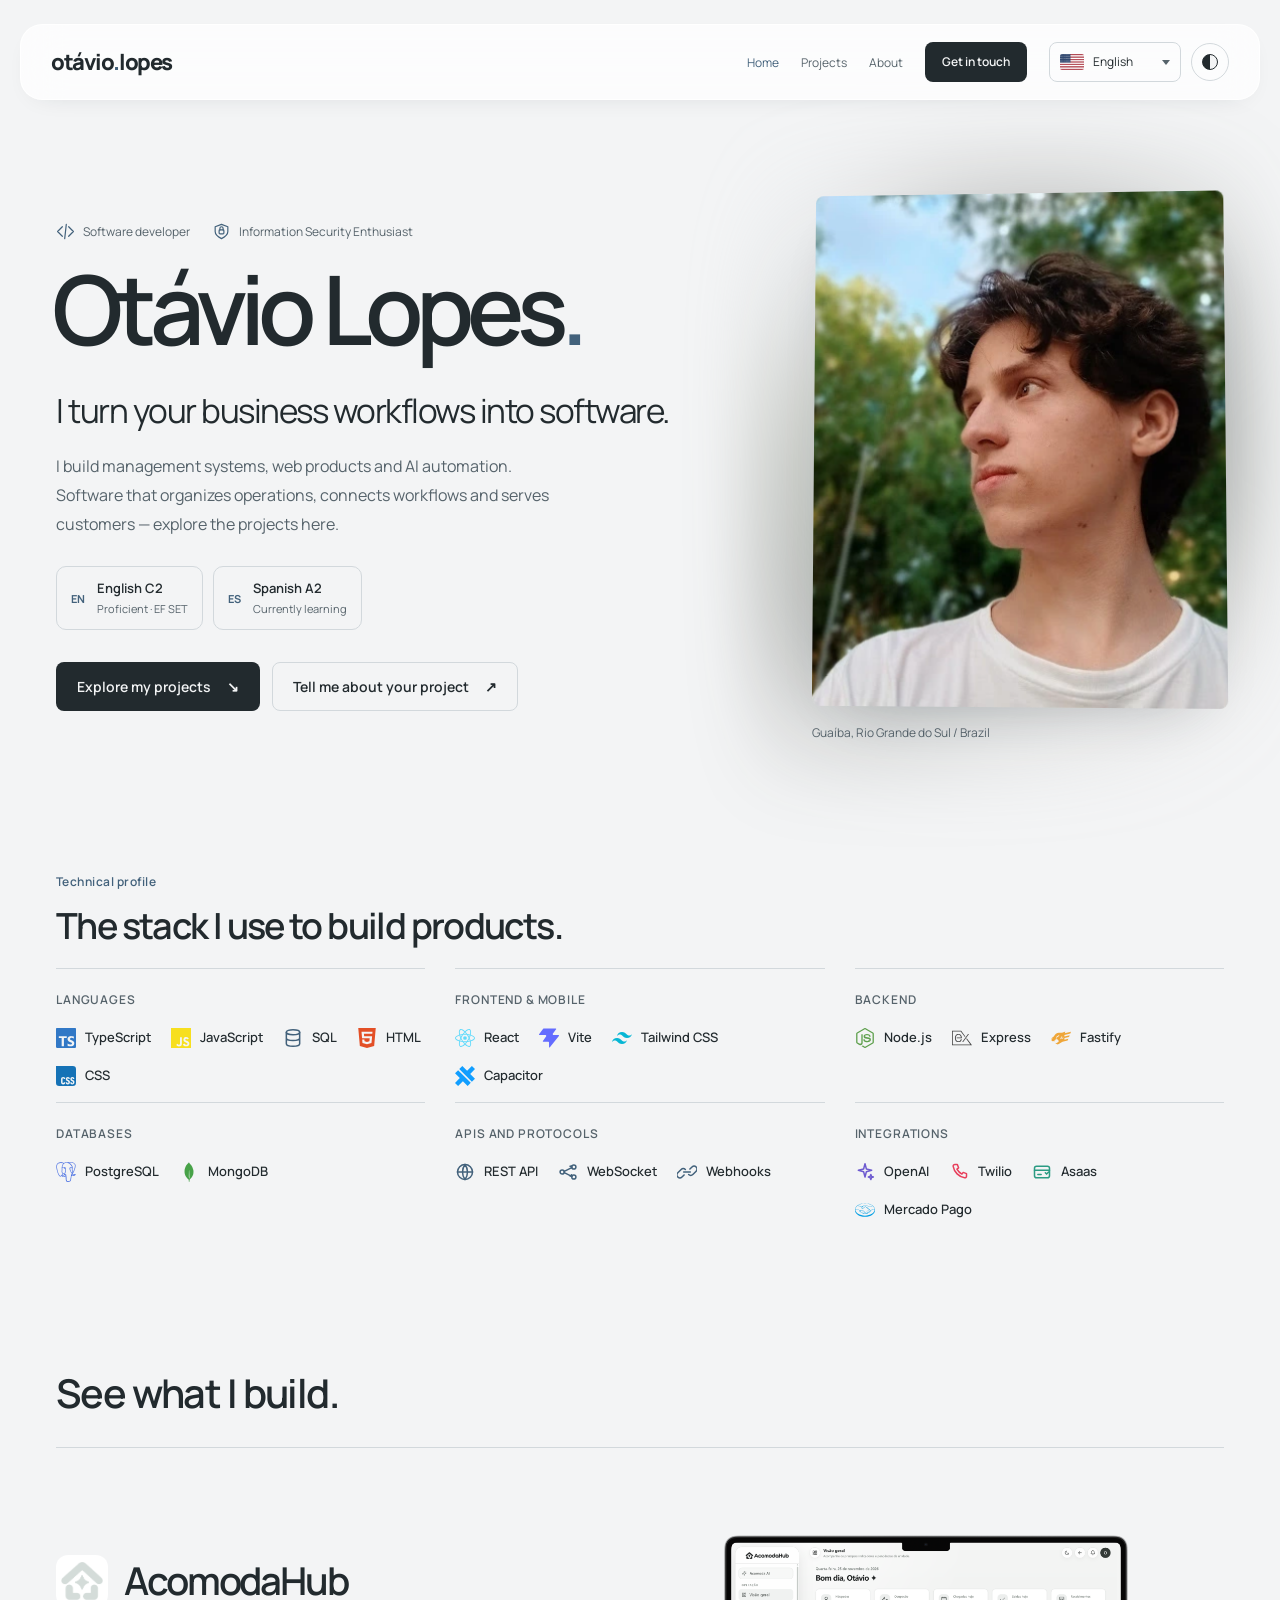
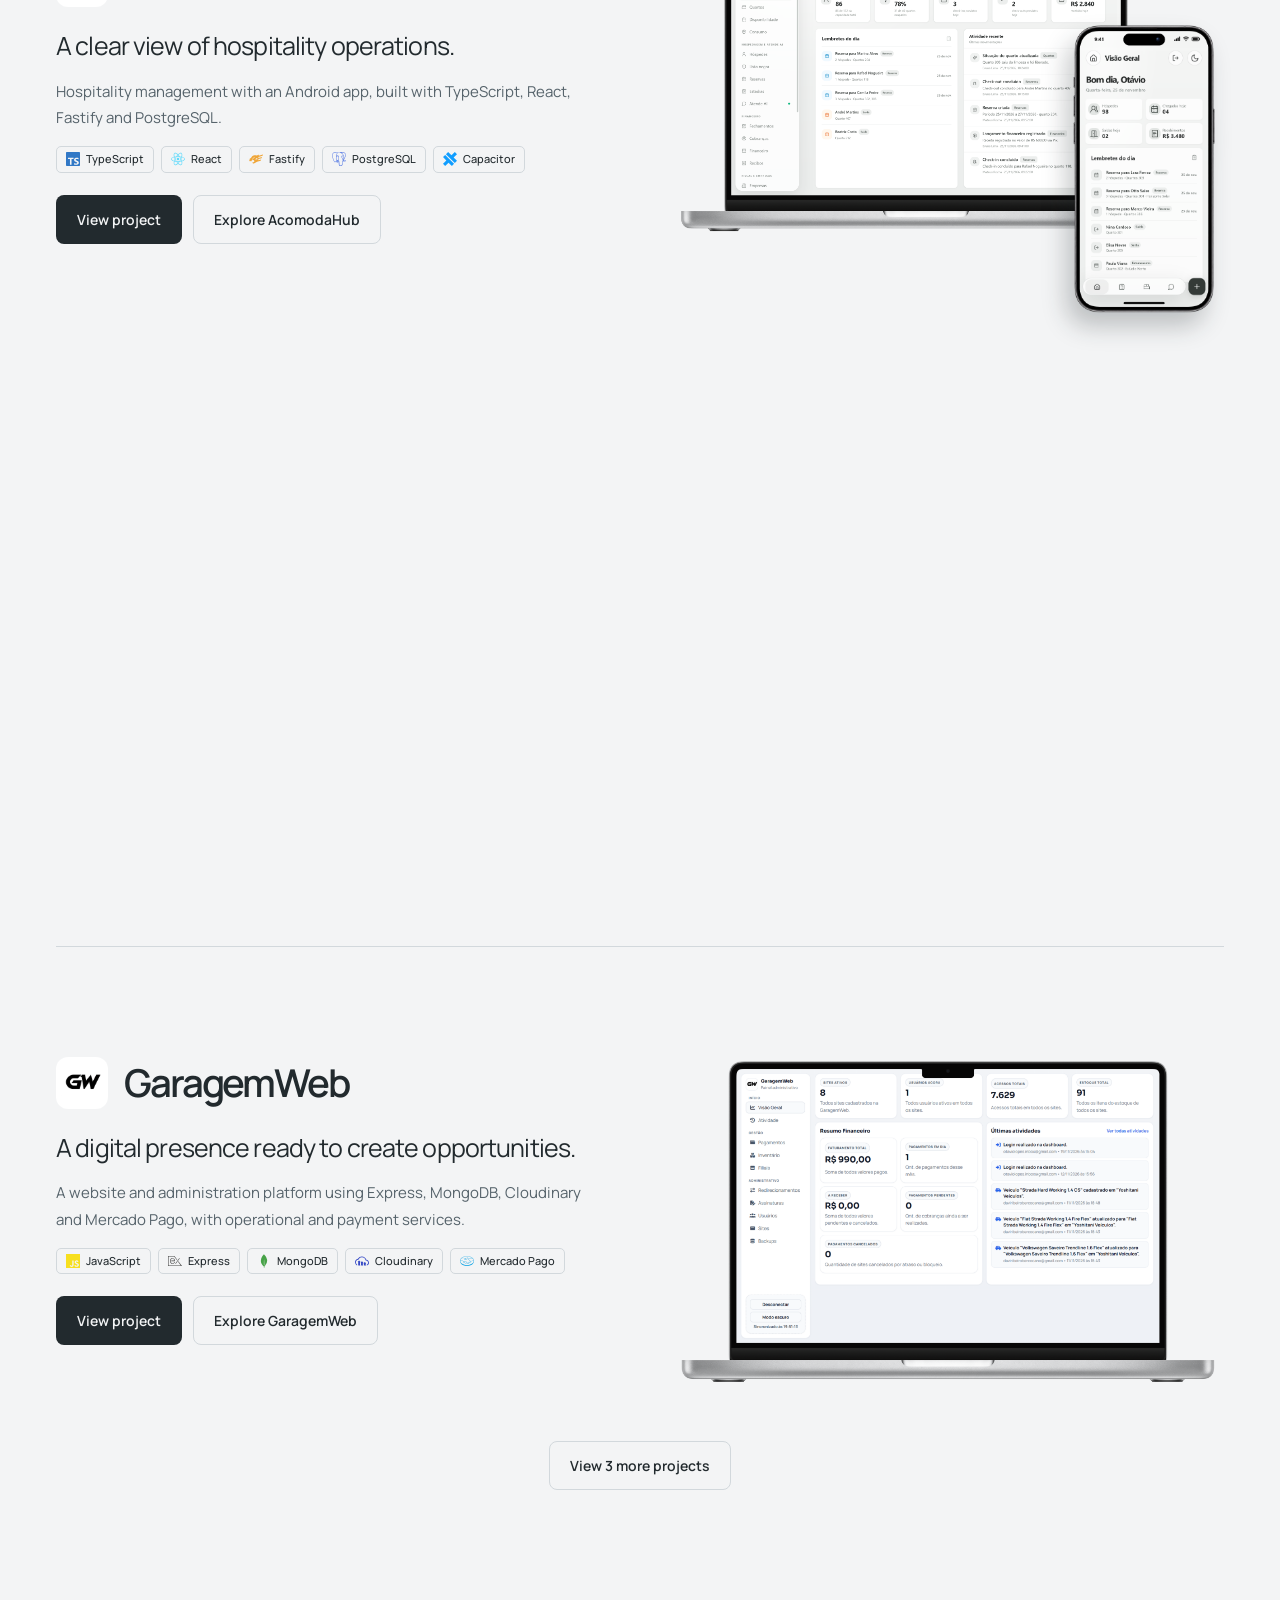
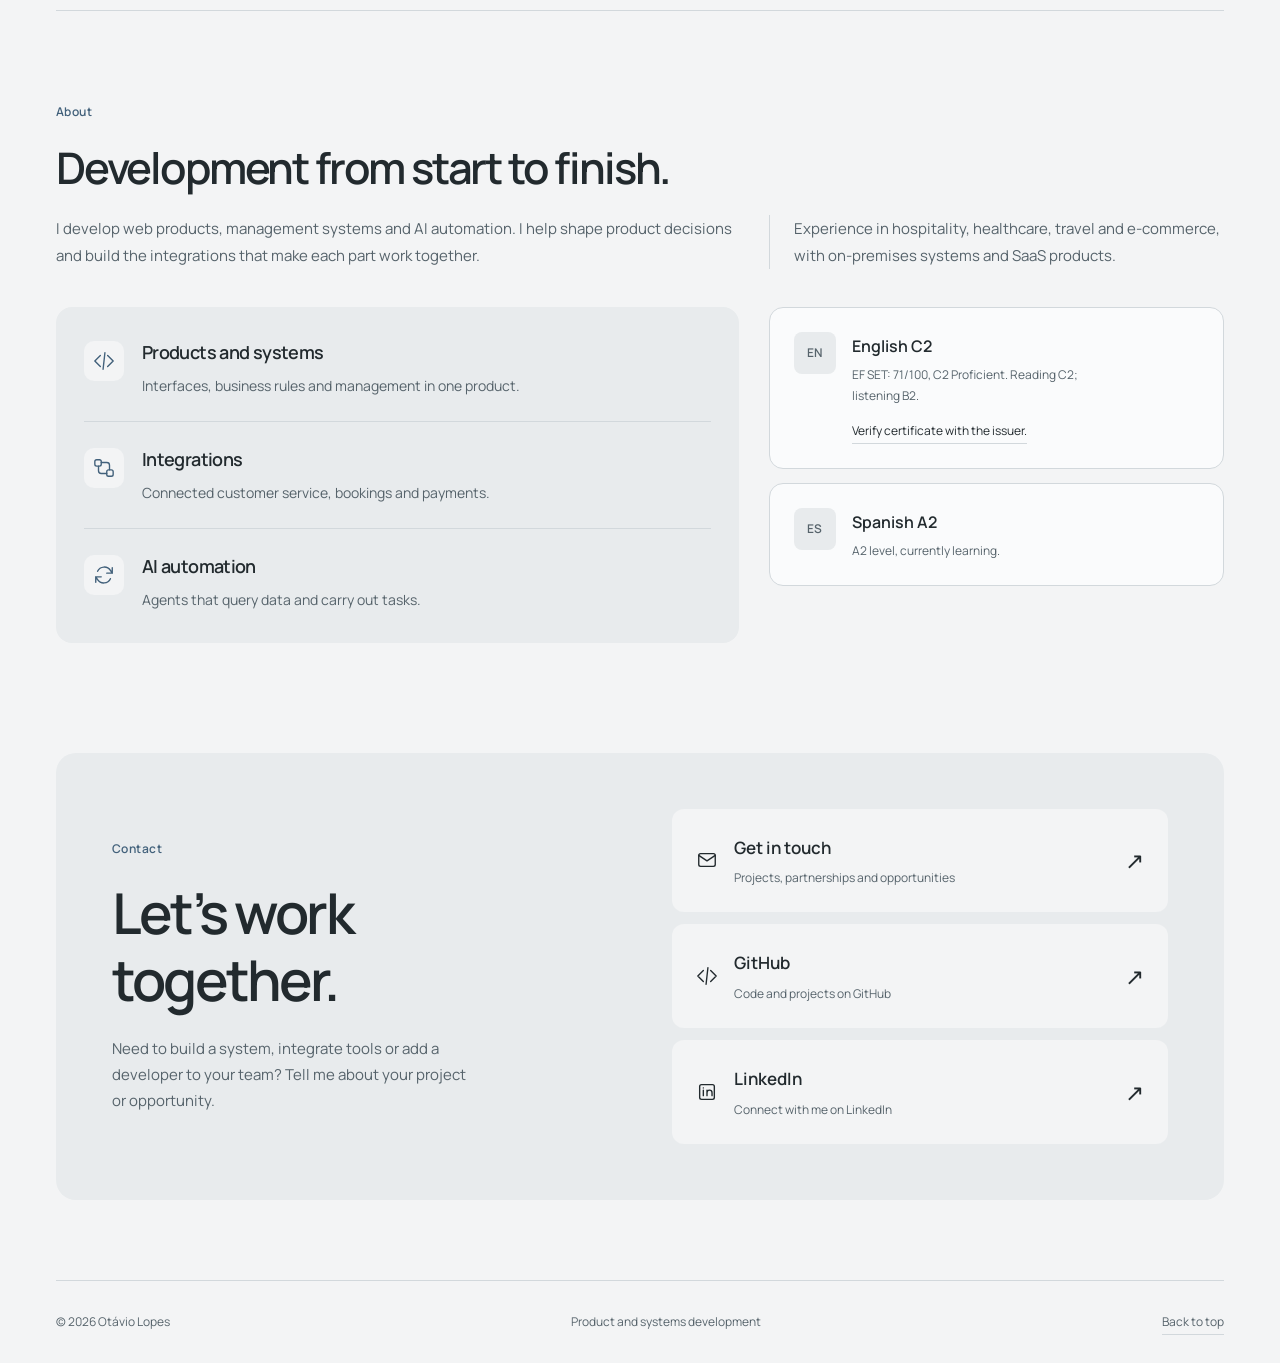
<file: index.html>
<!doctype html>
<html lang="pt-BR">
  <head>
    <meta charset="UTF-8" />
    <meta name="viewport" content="width=device-width, initial-scale=1" />
    <meta
      name="description"
      content="Desenvolvedor de software em Guaíba, RS. Crio sistemas de gestão, produtos web, aplicativos e automações com IA. Conheça meus projetos e entre em contato."
    />
    <meta name="author" content="Otávio Lopes" />
    <meta name="theme-color" content="#f3f4f5" />
    <meta property="og:type" content="profile" />
    <meta property="og:site_name" content="Otávio Lopes" />
    <meta property="og:url" content="https://otaviolopes.com.br/" />
    <meta
      property="og:title"
      content="Otávio Lopes | Desenvolvedor de software e IA"
    />
    <meta
      property="og:description"
      content="Desenvolvedor de software em Guaíba, RS. Crio sistemas de gestão, produtos web, aplicativos e automações com IA. Conheça meus projetos e entre em contato."
    />
    <meta property="og:locale" content="pt_BR" />
    <meta property="og:locale:alternate" content="pt_PT" />
    <meta property="og:locale:alternate" content="en_US" />
    <meta property="og:locale:alternate" content="es_ES" />
    <meta
      property="og:image"
      content="https://otaviolopes.com.br/imagens/profile/otavio-lopes.webp"
    />
    <meta property="og:image:alt" content="Otávio Lopes" />
    <meta property="profile:first_name" content="Otávio" />
    <meta property="profile:last_name" content="Lopes" />
    <meta property="profile:username" content="otavio-lops" />
    <meta name="twitter:card" content="summary_large_image" />
    <meta
      name="twitter:title"
      content="Otávio Lopes | Desenvolvedor de software e IA"
    />
    <meta
      name="twitter:description"
      content="Desenvolvedor de software em Guaíba, RS. Crio sistemas de gestão, produtos web, aplicativos e automações com IA. Conheça meus projetos e entre em contato."
    />
    <meta
      name="twitter:image"
      content="https://otaviolopes.com.br/imagens/profile/otavio-lopes.webp"
    />
    <meta name="twitter:image:alt" content="Otávio Lopes" />
    <link rel="canonical" href="https://otaviolopes.com.br/" />
    <link rel="author" href="https://github.com/otavio-lops" />
    <link rel="icon" type="image/webp" href="./imagens/brand/favicon.webp" />
    <link
      rel="preload"
      href="./fonts/manrope-latin.woff2"
      as="font"
      type="font/woff2"
      crossorigin=""
    />
    <title>Otávio Lopes | Desenvolvedor de software e IA</title>
    <script>
      (() => {
        let theme;
        try {
          theme = localStorage.getItem("otavio-theme-choice");
        } catch (_) {}
        document.documentElement.dataset.theme = ["light", "dark"].includes(
          theme,
        )
          ? theme
          : matchMedia("(prefers-color-scheme: dark)").matches
            ? "dark"
            : "light";
      })();
    </script>
    <script type="application/ld+json">
      {
        "@context": "https://schema.org",
        "@graph": [
          {
            "@type": "ProfilePage",
            "@id": "https://otaviolopes.com.br/#profile",
            "url": "https://otaviolopes.com.br/",
            "name": "Otávio Lopes | Desenvolvedor de software e IA",
            "description": "Desenvolvedor de software em Guaíba, RS. Crio sistemas de gestão, produtos web, aplicativos e automações com IA. Conheça meus projetos e entre em contato.",
            "inLanguage": "pt-BR",
            "isPartOf": {
              "@id": "https://otaviolopes.com.br/#website"
            },
            "mainEntity": {
              "@id": "https://otaviolopes.com.br/#person"
            },
            "about": [
              {
                "@id": "https://otaviolopes.com.br/projetos/acomodahub.html#software"
              },
              {
                "@id": "https://otaviolopes.com.br/projetos/atendeflow.html#software"
              },
              {
                "@id": "https://otaviolopes.com.br/projetos/seudental.html#software"
              },
              {
                "@id": "https://otaviolopes.com.br/projetos/garagemweb.html#software"
              },
              {
                "@id": "https://otaviolopes.com.br/projetos/etafacil.html#software"
              },
              {
                "@id": "https://otaviolopes.com.br/projetos/smartcell.html#software"
              }
            ],
            "hasPart": {
              "@id": "https://otaviolopes.com.br/#projetos"
            }
          },
          {
            "@type": "WebSite",
            "@id": "https://otaviolopes.com.br/#website",
            "url": "https://otaviolopes.com.br/",
            "name": "Otávio Lopes",
            "description": "Desenvolvedor de software em Guaíba, RS. Crio sistemas de gestão, produtos web, aplicativos e automações com IA. Conheça meus projetos e entre em contato.",
            "inLanguage": ["pt-BR", "pt-PT", "en-US", "es-ES"],
            "publisher": {
              "@id": "https://otaviolopes.com.br/#person"
            }
          },
          {
            "@type": "Person",
            "@id": "https://otaviolopes.com.br/#person",
            "name": "Otávio Lopes",
            "url": "https://otaviolopes.com.br/",
            "image": "https://otaviolopes.com.br/imagens/profile/otavio-lopes.webp",
            "jobTitle": "Desenvolvedor de software",
            "description": "Crio sistemas de gestão, produtos web e automações com IA. Software que organiza a operação, conecta processos e atende clientes — com projetos que você pode conhecer aqui.",
            "address": {
              "@type": "PostalAddress",
              "addressLocality": "Guaíba",
              "addressRegion": "RS",
              "addressCountry": "BR"
            },
            "sameAs": [
              "https://github.com/otavio-lops",
              "https://www.linkedin.com/in/otaviolops"
            ],
            "knowsLanguage": ["pt-BR", "en", "es"],
            "affiliation": {
              "@type": "Organization",
              "name": "GaragemWeb",
              "url": "https://garagemweb.com/"
            },
            "knowsAbout": [
              "Desenvolvimento de software",
              "Sistemas de gestão",
              "Automação com inteligência artificial",
              "Integrações de sistemas",
              "Segurança da Informação"
            ]
          },
          {
            "@type": "ItemList",
            "@id": "https://otaviolopes.com.br/#projetos",
            "name": "Projetos de software",
            "itemListElement": [
              {
                "@type": "ListItem",
                "position": 1,
                "url": "https://otaviolopes.com.br/projetos/acomodahub.html",
                "item": {
                  "@type": "SoftwareApplication",
                  "@id": "https://otaviolopes.com.br/projetos/acomodahub.html#software",
                  "name": "AcomodaHub",
                  "url": "https://otaviolopes.com.br/projetos/acomodahub.html",
                  "description": "Plataforma de gestão para hospedagens com reservas, quartos, hóspedes, operação e financeiro.",
                  "applicationCategory": "BusinessApplication",
                  "image": "https://otaviolopes.com.br/imagens/projects/acomodahub/macbook.png",
                  "inLanguage": "pt-BR",
                  "creator": {
                    "@id": "https://otaviolopes.com.br/#person"
                  },
                  "mainEntityOfPage": {
                    "@id": "https://otaviolopes.com.br/projetos/acomodahub.html#webpage"
                  },
                  "operatingSystem": "Web, Android"
                }
              },
              {
                "@type": "ListItem",
                "position": 2,
                "url": "https://otaviolopes.com.br/projetos/atendeflow.html",
                "item": {
                  "@type": "SoftwareApplication",
                  "@id": "https://otaviolopes.com.br/projetos/atendeflow.html#software",
                  "name": "AtendeFlow",
                  "url": "https://otaviolopes.com.br/projetos/atendeflow.html",
                  "description": "Atendimento automatizado com IA para responder dúvidas, orientar clientes e transformar conversas em oportunidades.",
                  "applicationCategory": "BusinessApplication",
                  "image": "https://otaviolopes.com.br/imagens/projects/atendeflow/logo.webp",
                  "inLanguage": "pt-BR",
                  "creator": {
                    "@id": "https://otaviolopes.com.br/#person"
                  },
                  "mainEntityOfPage": {
                    "@id": "https://otaviolopes.com.br/projetos/atendeflow.html#webpage"
                  }
                }
              },
              {
                "@type": "ListItem",
                "position": 3,
                "url": "https://otaviolopes.com.br/projetos/seudental.html",
                "item": {
                  "@type": "SoftwareApplication",
                  "@id": "https://otaviolopes.com.br/projetos/seudental.html#software",
                  "name": "SeuDental",
                  "url": "https://otaviolopes.com.br/projetos/seudental.html",
                  "description": "Plataforma para clínicas odontológicas com agenda, prontuário, odontograma e gestão integrada.",
                  "applicationCategory": "HealthApplication",
                  "image": "https://otaviolopes.com.br/imagens/projects/seudental/macbook.png",
                  "inLanguage": "pt-BR",
                  "creator": {
                    "@id": "https://otaviolopes.com.br/#person"
                  },
                  "mainEntityOfPage": {
                    "@id": "https://otaviolopes.com.br/projetos/seudental.html#webpage"
                  },
                  "sameAs": "https://seudental.com.br/"
                }
              },
              {
                "@type": "ListItem",
                "position": 4,
                "url": "https://otaviolopes.com.br/projetos/garagemweb.html",
                "item": {
                  "@type": "SoftwareApplication",
                  "@id": "https://otaviolopes.com.br/projetos/garagemweb.html#software",
                  "name": "GaragemWeb",
                  "url": "https://otaviolopes.com.br/projetos/garagemweb.html",
                  "description": "Sites, catálogos e landing pages com gestão de conteúdo e base preparada para crescer.",
                  "applicationCategory": "BusinessApplication",
                  "image": "https://otaviolopes.com.br/imagens/projects/garagemweb/macbook.png",
                  "inLanguage": "pt-BR",
                  "creator": {
                    "@id": "https://otaviolopes.com.br/#person"
                  },
                  "mainEntityOfPage": {
                    "@id": "https://otaviolopes.com.br/projetos/garagemweb.html#webpage"
                  },
                  "sameAs": "https://garagemweb.com/"
                }
              },
              {
                "@type": "ListItem",
                "position": 5,
                "url": "https://otaviolopes.com.br/projetos/etafacil.html",
                "item": {
                  "@type": "SoftwareApplication",
                  "@id": "https://otaviolopes.com.br/projetos/etafacil.html#software",
                  "name": "ETA Fácil",
                  "url": "https://otaviolopes.com.br/projetos/etafacil.html",
                  "description": "Consultoria independente de elegibilidade para viagens e preparação de solicitações.",
                  "applicationCategory": "BusinessApplication",
                  "image": "https://otaviolopes.com.br/imagens/projects/etafacil/macbook.png",
                  "inLanguage": "pt-BR",
                  "creator": {
                    "@id": "https://otaviolopes.com.br/#person"
                  },
                  "mainEntityOfPage": {
                    "@id": "https://otaviolopes.com.br/projetos/etafacil.html#webpage"
                  },
                  "sameAs": "https://etafacil.cloud/"
                }
              },
              {
                "@type": "ListItem",
                "position": 6,
                "url": "https://otaviolopes.com.br/projetos/smartcell.html",
                "item": {
                  "@type": "SoftwareApplication",
                  "@id": "https://otaviolopes.com.br/projetos/smartcell.html#software",
                  "name": "SmartCell",
                  "url": "https://otaviolopes.com.br/projetos/smartcell.html",
                  "description": "Protótipo de loja virtual de iPhones com catálogo por geração e estrutura de pedidos.",
                  "applicationCategory": "ShoppingApplication",
                  "image": "https://otaviolopes.com.br/imagens/projects/smartcell/macbook.png",
                  "inLanguage": "pt-BR",
                  "creator": {
                    "@id": "https://otaviolopes.com.br/#person"
                  },
                  "mainEntityOfPage": {
                    "@id": "https://otaviolopes.com.br/projetos/smartcell.html#webpage"
                  },
                  "operatingSystem": "Web"
                }
              }
            ]
          }
        ]
      }
    </script>
    <link rel="stylesheet" href="./vendor/select2.min.css" />
    <link rel="stylesheet" href="./styles.css" />
    <meta name="robots" content="index, follow, max-image-preview:large" />
  </head>
  <body>
    <a class="skip-link" href="#conteudo" data-i18n="skip"
      >Ir para o conteúdo</a
    >
    <header class="site-header container">
      <a class="brand" href="#inicio" aria-label="otávio.lopes"
        >otávio<span class="brand-dot">.</span>lopes</a
      >
      <nav
        id="navigation"
        class="main-nav"
        aria-label="Navegação principal"
        data-i18n-aria="navigation"
      >
        <a href="#inicio" data-i18n="nav_home">Início</a
        ><a href="./todos-projetos.html#projetos" data-i18n="nav_projects">Projetos</a
        ><a href="#sobre" data-i18n="nav_about">Sobre</a
        ><button
          class="button header-contact contact-open"
          type="button"
          data-i18n="contact_action"
          aria-haspopup="dialog"
          aria-controls="contact-dialog"
        >
          Entrar em contato
        </button>
      </nav>
      <div class="header-controls">
        <label class="sr-only" for="language" data-i18n="language"
          >Idioma</label
        >
        <div class="language-picker">
          <select id="language">
            <option value="auto" data-i18n="detect_language">Detectar idioma</option>
            <option value="pt-BR" lang="pt-BR">Português (Brasil)</option>
            <option value="pt-PT" lang="pt-PT">Português (Portugal)</option>
            <option value="en-US" lang="en-US">English (USA)</option>
            <option value="es" lang="es-ES">Español (España)</option>
          </select>
        </div>
        <button
          type="button"
          class="theme-toggle"
          aria-label="Ativar tema escuro"
          aria-pressed="false"
        >
          <span class="theme-symbol" aria-hidden="true"></span>
        </button>
        <button
          type="button"
          class="nav-toggle"
          aria-label="Menu"
          data-i18n-aria="menu"
          aria-controls="navigation"
          aria-expanded="false"
        >
          <span data-i18n="menu">Menu</span
          ><span class="menu-symbol" aria-hidden="true"></span>
        </button>
      </div>
    </header>
    <main id="conteudo">
      <section id="inicio" class="hero container" aria-labelledby="hero-title">
        <div class="hero-copy">
          <div class="hero-specialties">
            <p class="hero-profession">
              <svg
                class="icon"
                viewBox="0 0 24 24"
                fill="none"
                stroke="currentColor"
                stroke-width="1.5"
                stroke-linecap="round"
                stroke-linejoin="round"
                aria-hidden="true"
              >
                <path d="m8 6-6 6 6 6m8-12 6 6-6 6m-3-15-2 18" /></svg
              ><span data-i18n="hero_label">Desenvolvedor de software</span>
            </p>
            <p class="hero-profession">
              <svg
                class="icon"
                viewBox="0 0 24 24"
                fill="none"
                stroke="currentColor"
                stroke-width="1.5"
                stroke-linecap="round"
                stroke-linejoin="round"
                aria-hidden="true"
              >
                <path d="M12 3 4 6v6c0 5 8 9 8 9s8-4 8-9V6l-8-3Z" />
                <rect x="9" y="10" width="6" height="5" rx="1" />
                <path d="M10 10V8a2 2 0 0 1 4 0v2" /></svg
              ><span data-i18n="security_label"
                >Entusiasta de Segurança da Informação</span
              >
            </p>
          </div>
          <h1 id="hero-title">
            Otávio Lopes<span class="name-period">.</span>
          </h1>
          <p data-i18n="hero_statement" class="hero-statement">
            Transformo processos do seu negócio em software.
          </p>
          <p data-i18n="hero_summary" class="hero-summary">
            Crio sistemas de gestão, produtos web e automações com IA. Software
            que organiza a operação, conecta processos e atende clientes — com
            projetos que você pode conhecer aqui.
          </p>
          <div class="hero-credentials">
            <button
              class="language-badge certificate-open"
              type="button"
              aria-label="Ver certificado C2"
              data-i18n-aria="certificate"
            >
              <span class="credential-code" aria-hidden="true">EN</span
              ><span class="credential-copy"
                ><strong data-i18n="english_level">Inglês C2</strong
                ><span data-i18n="english_detail"
                  >Proficiente · EF SET</span
                ></span
              >
            </button>
            <div class="language-badge">
              <span class="credential-code" aria-hidden="true">ES</span
              ><span class="credential-copy"
                ><strong data-i18n="spanish_level">Espanhol A2</strong
                ><span data-i18n="spanish_detail">Em aprendizado</span></span
              >
            </div>
          </div>
          <div class="actions">
            <a class="button" href="#projetos"
              ><span data-i18n="explore">Conheça meus projetos</span
              ><span aria-hidden="true">↘</span></a
            ><button
              class="button button-secondary contact-open"
              type="button"
              aria-haspopup="dialog"
              aria-controls="contact-dialog"
              ><span data-i18n="talk">Fale sobre seu projeto</span
              ><span aria-hidden="true">↗</span></button
            >
          </div>
        </div>
        <figure class="hero-portrait">
          <div class="portrait-light" aria-hidden="true"></div>
          <img
            src="./imagens/profile/otavio-lopes.webp"
            width="512"
            height="512"
            alt="Otávio Lopes"
            fetchpriority="high"
          />
          <figcaption data-i18n="portrait_caption">
            Guaíba, Rio Grande do Sul / Brasil
          </figcaption>
        </figure>
      </section>
      <section class="stack-section container section" aria-labelledby="stack-title">
        <div class="stack-header">
          <div class="stack-intro">
            <p class="section-label" data-i18n="stack_label">Perfil técnico</p>
            <h2 id="stack-title" data-i18n="stack_title">Stack que uso para desenvolver produtos.</h2>
          </div>
        </div>
        <div class="stack-grid">
          <article class="stack-group">
            <h3>
              <span data-i18n="stack_languages">Linguagens</span>
            </h3>
            <ul class="stack-tech-list">
              <li class="stack-tech-entry"><button class="stack-tech-item" type="button"><img src="./imagens/tech/typescript.svg" alt="" aria-hidden="true" loading="lazy" /><span>TypeScript</span></button></li>
              <li class="stack-tech-entry"><button class="stack-tech-item" type="button"><img src="./imagens/tech/javascript.svg" alt="" aria-hidden="true" loading="lazy" /><span>JavaScript</span></button></li>
              <li class="stack-tech-entry"><button class="stack-tech-item" type="button"><img src="./imagens/tech/sql.svg" alt="" aria-hidden="true" loading="lazy" /><span>SQL</span></button></li>
              <li class="stack-tech-entry"><button class="stack-tech-item" type="button"><img src="./imagens/tech/html5.svg" alt="" aria-hidden="true" loading="lazy" /><span>HTML</span></button></li>
              <li class="stack-tech-entry"><button class="stack-tech-item" type="button"><img src="./imagens/tech/css.svg" alt="" aria-hidden="true" loading="lazy" /><span>CSS</span></button></li>
            </ul>
          </article>
          <article class="stack-group">
            <h3>
              <span data-i18n="stack_frontend">Frontend e mobile</span>
            </h3>
            <ul class="stack-tech-list">
              <li class="stack-tech-entry"><button class="stack-tech-item" type="button"><img src="./imagens/tech/react.svg" alt="" aria-hidden="true" loading="lazy" /><span>React</span></button></li>
              <li class="stack-tech-entry"><button class="stack-tech-item" type="button"><img src="./imagens/tech/vite.svg" alt="" aria-hidden="true" loading="lazy" /><span>Vite</span></button></li>
              <li class="stack-tech-entry"><button class="stack-tech-item" type="button"><img src="./imagens/tech/tailwindcss.svg" alt="" aria-hidden="true" loading="lazy" /><span>Tailwind CSS</span></button></li>
              <li class="stack-tech-entry"><button class="stack-tech-item" type="button"><img src="./imagens/tech/capacitor.svg" alt="" aria-hidden="true" loading="lazy" /><span>Capacitor</span></button></li>
            </ul>
          </article>
          <article class="stack-group">
            <h3>
              <span data-i18n="stack_backend">Backend</span>
            </h3>
            <ul class="stack-tech-list">
              <li class="stack-tech-entry"><button class="stack-tech-item" type="button"><img src="./imagens/tech/nodedotjs.svg" alt="" aria-hidden="true" loading="lazy" /><span>Node.js</span></button></li>
              <li class="stack-tech-entry"><button class="stack-tech-item" type="button"><img src="./imagens/tech/express.svg" alt="" aria-hidden="true" loading="lazy" /><span>Express</span></button></li>
              <li class="stack-tech-entry"><button class="stack-tech-item" type="button"><img src="./imagens/tech/fastify.svg" alt="" aria-hidden="true" loading="lazy" /><span>Fastify</span></button></li>
            </ul>
          </article>
          <article class="stack-group">
            <h3>
              <span data-i18n="stack_databases">Bancos de dados</span>
            </h3>
            <ul class="stack-tech-list">
              <li class="stack-tech-entry"><button class="stack-tech-item" type="button"><img src="./imagens/tech/postgresql.svg" alt="" aria-hidden="true" loading="lazy" /><span>PostgreSQL</span></button></li>
              <li class="stack-tech-entry"><button class="stack-tech-item" type="button"><img src="./imagens/tech/mongodb.svg" alt="" aria-hidden="true" loading="lazy" /><span>MongoDB</span></button></li>
            </ul>
          </article>
          <article class="stack-group">
            <h3>
              <span data-i18n="stack_protocols">APIs e protocolos</span>
            </h3>
            <ul class="stack-tech-list">
              <li class="stack-tech-entry"><button class="stack-tech-item" type="button"><img src="./imagens/tech/restapi.svg" alt="" aria-hidden="true" loading="lazy" /><span>REST API</span></button></li>
              <li class="stack-tech-entry"><button class="stack-tech-item" type="button"><img src="./imagens/tech/websocket.svg" alt="" aria-hidden="true" loading="lazy" /><span>WebSocket</span></button></li>
              <li class="stack-tech-entry"><button class="stack-tech-item" type="button"><img src="./imagens/tech/webhooks.svg" alt="" aria-hidden="true" loading="lazy" /><span>Webhooks</span></button></li>
            </ul>
          </article>
          <article class="stack-group">
            <h3 data-i18n="stack_integrations">Integrações</h3>
            <ul class="stack-tech-list">
              <li class="stack-tech-entry"><button class="stack-tech-item" type="button"><img src="./imagens/tech/openai.svg" alt="" aria-hidden="true" loading="lazy" /><span>OpenAI</span></button></li>
              <li class="stack-tech-entry"><button class="stack-tech-item" type="button"><img src="./imagens/tech/twilio.svg" alt="" aria-hidden="true" loading="lazy" /><span>Twilio</span></button></li>
              <li class="stack-tech-entry"><button class="stack-tech-item" type="button"><img src="./imagens/tech/asaas.svg" alt="" aria-hidden="true" loading="lazy" /><span>Asaas</span></button></li>
              <li class="stack-tech-entry"><button class="stack-tech-item" type="button"><img src="./imagens/tech/mercadopago.svg" alt="" aria-hidden="true" loading="lazy" /><span>Mercado Pago</span></button></li>
            </ul>
          </article>
        </div>
      </section>
      <section
        id="projetos"
        class="projects container section"
        aria-labelledby="projects-title"
      >
        <div class="section-intro">
          <h2 data-i18n="projects_title" id="projects-title">
            O que eu desenvolvo, na prática.
          </h2>
        </div>
        <article
          id="acomodahub"
          class="case case-acomoda"
          aria-labelledby="h-name"
        >
          <div class="case-heading">
            <div>
              <div class="project-identity">
                <img
                  class="project-logo"
                  src="./imagens/projects/acomodahub/logo.png"
                  width="56"
                  height="56"
                  alt=""
                  loading="lazy"
                />
                <div class="project-title-group">
                  <h3 id="h-name">AcomodaHub</h3>
                </div>
              </div>
            </div>
            <div class="case-description">
              <p data-i18n="h_title" class="case-statement">
                A operação da hospedagem, em uma visão clara.
              </p>
              <p data-i18n="h_text">
                Gestão de hospedagens com app Android, construída em TypeScript,
                React, Fastify e PostgreSQL.
              </p>
              <ul class="project-tech-list" aria-label="Tecnologias do projeto" data-i18n-aria="tech_stack_aria">
                <li>TypeScript</li><li>React</li><li>Fastify</li><li>PostgreSQL</li><li>Capacitor</li>
              </ul>
              <a
                class="button project-detail-button"
                href="./projetos/acomodahub.html"
                ><span data-i18n="view_project">Ver o projeto</span></a
              >
              <a
                class="button button-secondary accommodation-visit-button"
                href="https://acomodahub.com.br"
                target="_blank"
                rel="noopener noreferrer"
                ><span data-i18n="visit_acomodahub">Explorar o AcomodaHub</span></a
              >
            </div>
          </div>
          <figure class="case-visual acomoda-media">
            <div class="image-link">
              <img
                class="acomoda-dashboard"
                src="./imagens/projects/acomodahub/macbook.png"
                alt="MacBook do AcomodaHub exibindo o painel de reservas, ocupação e recebimentos"
                data-i18n-alt="accommodation_dashboard_alt"
                width="3944"
                height="2564"
                loading="lazy"
              />
              <img
                class="acomoda-phone"
                src="./imagens/projects/acomodahub/android.png"
                width="898"
                height="1752"
                alt="Aplicativo Android do AcomodaHub com check-in, check-out, quartos e reservas"
                data-i18n-alt="accommodation_phone_alt"
                loading="lazy"
              />
            </div>
          </figure>
        </article>

<article
          id="seudental"
          class="case case-dental"
          aria-labelledby="s-name"
        >
          <div class="case-heading">
            <div>
              <div class="project-identity">
                <img
                  class="project-logo"
                  src="./imagens/projects/seudental/logo.webp"
                  width="56"
                  height="56"
                  alt=""
                  loading="lazy"
                />
                <div class="project-title-group">
                  <h3 id="s-name">SeuDental</h3>
                </div>
              </div>
            </div>
            <div class="case-description">
              <p data-i18n="s_title" class="case-statement">
                Uma visão clara para cuidar da clínica.
              </p>
              <p data-i18n="s_text">
                Sistema clínico em React e Express, com PostgreSQL, agenda,
                prontuário, odontograma, financeiro e atualizações em tempo real.
              </p>
              <ul class="project-tech-list" aria-label="Tecnologias do projeto" data-i18n-aria="tech_stack_aria">
                <li>React</li><li>Express</li><li>PostgreSQL</li><li>WebSocket</li><li>ONNX Runtime Web</li><li>Mercado Pago</li>
              </ul>
              <a
                class="button project-detail-button"
                href="./projetos/seudental.html"
                ><span data-i18n="view_project">Ver o projeto</span></a
              >
              <a
                class="button button-secondary"
                href="https://seudental.com.br/"
                target="_blank"
                rel="noopener noreferrer"
                ><span data-i18n="visit_s">Explorar o SeuDental</span></a
              >
            </div>
          </div>
          <figure class="case-visual dental-media">
            <div class="image-link">
              <img
                class="dental-phone"
                src="./imagens/projects/seudental/mobile.webp"
                width="941"
                height="1672"
                alt="Aplicativo móvel do SeuDental para apoiar a equipe"
                data-i18n-alt="dental_phone_alt"
                loading="lazy"
              />
              <img
                class="dental-dashboard"
                src="./imagens/projects/seudental/macbook.png"
                alt="MacBook do SeuDental exibindo a agenda e a visão da clínica"
                data-i18n-alt="dental_alt"
                width="3944"
                height="2564"
                loading="lazy"
              />
              <img
                class="dental-ipad"
                src="./imagens/projects/seudental/ipad.png"
                width="2290"
                height="2960"
                alt="iPad do SeuDental exibindo o painel clínico"
                data-i18n-alt="dental_ipad_alt"
                loading="lazy"
              />
            </div>
          </figure>
        </article>

<article
          id="garagemweb"
          class="case case-garage"
          aria-labelledby="g-name"
        >
          <div class="case-heading">
            <div>
              <div class="project-identity">
                <img
                  class="project-logo"
                  src="./imagens/projects/garagemweb/logo.webp"
                  width="56"
                  height="56"
                  alt=""
                  loading="lazy"
                />
                <div class="project-title-group">
                  <h3 id="g-name">GaragemWeb</h3>
                </div>
              </div>
            </div>
            <div class="case-description">
              <p data-i18n="g_title" class="case-statement">
                Uma presença digital pronta para gerar oportunidades.
              </p>
              <p data-i18n="g_text">
                Plataforma de sites e painéis administrativos com Express, MongoDB,
                Cloudinary e Mercado Pago, incluindo operações e serviços de pagamento.
              </p>
              <ul class="project-tech-list" aria-label="Tecnologias do projeto" data-i18n-aria="tech_stack_aria">
                <li>JavaScript</li><li>Express</li><li>MongoDB</li><li>Cloudinary</li><li>Mercado Pago</li>
              </ul>
              <a
                class="button project-detail-button"
                href="./projetos/garagemweb.html"
                ><span data-i18n="view_project">Ver o projeto</span></a
              >
              <a
                class="button button-secondary"
                href="https://garagemweb.com/"
                target="_blank"
                rel="noopener noreferrer"
                ><span data-i18n="visit_g">Conheça a GaragemWeb</span></a
              >
            </div>
          </div>
          <figure class="case-visual garage-media">
            <div class="image-link">
              <img
                src="./imagens/projects/garagemweb/macbook.png"
                alt="MacBook da GaragemWeb exibindo o painel administrativo e financeiro"
                data-i18n-alt="garage_alt"
                width="3944"
                height="2564"
                loading="lazy"
              />
            </div>
          </figure>
        </article>
        <div class="projects-more">
          <a class="button button-secondary" href="./todos-projetos.html">
            <span data-i18n="all_projects_link">Ver todos os projetos</span>
          </a>
        </div>

      </section>
      <section
        id="sobre"
        class="about-section section container"
        aria-labelledby="about-title"
      >
        <div class="about-grid about-rebuilt">
          <div class="about-overview">
            <p data-i18n="nav_about" class="section-label">Sobre</p>
            <h2 data-i18n="about_title" id="about-title">
              Desenvolvimento de ponta a ponta.
            </h2>
            <div class="about-copy">
              <p data-i18n="about_1">
                Desenvolvo produtos web, sistemas de gestão e automações com IA.
                Participo das decisões do produto e construo as integrações que
                fazem cada parte funcionar em conjunto.
              </p>
              <p data-i18n="about_2">
                Experiência em hotelaria, saúde e serviços, com sistemas locais
                e produtos SaaS.
              </p>
            </div>
          </div>
          <ul class="capability-list">
            <li>
              <svg
                class="icon"
                viewBox="0 0 24 24"
                fill="none"
                stroke="currentColor"
                stroke-width="1.5"
                stroke-linecap="round"
                stroke-linejoin="round"
                aria-hidden="true"
              >
                <path d="m8 6-6 6 6 6m8-12 6 6-6 6m-3-15-2 18" />
              </svg>
              <div>
                <h3 data-i18n="capability_product">Produtos e sistemas</h3>
                <p data-i18n="capability_product_text">
                  Interfaces, regras de negócio e gestão em um mesmo produto.
                </p>
              </div>
            </li>
            <li>
              <svg
                class="icon"
                viewBox="0 0 24 24"
                fill="none"
                stroke="currentColor"
                stroke-width="1.5"
                stroke-linecap="round"
                stroke-linejoin="round"
                aria-hidden="true"
              >
                <rect x="2" y="3" width="7" height="7" rx="2" />
                <rect x="15" y="14" width="7" height="7" rx="2" />
                <path d="M9 6h6a3 3 0 0 1 3 3v5M6 10v5a3 3 0 0 0 3 3h6" />
              </svg>
              <div>
                <h3 data-i18n="capability_integrations">Integrações</h3>
                <p data-i18n="capability_integrations_text">
                  Atendimento, reservas e pagamentos conectados.
                </p>
              </div>
            </li>
            <li>
              <svg
                class="icon"
                viewBox="0 0 24 24"
                fill="none"
                stroke="currentColor"
                stroke-width="1.5"
                stroke-linecap="round"
                stroke-linejoin="round"
                aria-hidden="true"
              >
                <path
                  d="M5 8a8 8 0 0 1 14-1l2 3m0-6v6h-6M19 16a8 8 0 0 1-14 1l-2-3m0 6v-6h6"
                />
              </svg>
              <div>
                <h3 data-i18n="capability_ai">Automação com IA</h3>
                <p data-i18n="capability_ai_text">
                  Agentes que consultam dados e executam tarefas.
                </p>
              </div>
            </li>
          </ul>
          <div class="language-strip">
            <div class="language-summary">
              <span class="language-code" aria-hidden="true">EN</span>
              <div>
                <h3 data-i18n="english_level">Inglês C2</h3>
                <p data-i18n="english_scores">
                  EF SET: 71/100, C2 Proficient. Leitura C2; compreensão oral
                  B2.
                </p>
              </div>
              <a
                class="text-link"
                href="https://cert.efset.org/8QAYNV"
                target="_blank"
                rel="noopener noreferrer"
                ><span data-i18n="validate">Validar no EF SET</span></a
              >
            </div>
            <div class="language-summary">
              <span class="language-code" aria-hidden="true">ES</span>
              <div>
                <h3 data-i18n="spanish_level">Espanhol A2</h3>
                <p data-i18n="spanish_learning">
                  Nível A2, em processo de aprendizado.
                </p>
              </div>
            </div>
          </div>
        </div>
      </section>
      <section
        id="contato"
        class="contact-section section container contact-rebuilt"
        aria-labelledby="contact-title"
      >
        <div class="contact-panel">
          <div class="contact-heading">
            <p data-i18n="nav_contact" class="section-label">Contato</p>
            <h2 data-i18n="contact_title" id="contact-title">
              Vamos trabalhar juntos.
            </h2>
            <p data-i18n="contact_text">
              Precisa desenvolver um sistema, integrar ferramentas ou reforçar
              sua equipe? Conte o contexto do projeto ou da oportunidade.
            </p>
          </div>
          <div class="contact-options">
            <button
              class="contact-option contact-open"
              type="button"
              aria-haspopup="dialog"
              aria-controls="contact-dialog"
            >
              <svg
                class="icon"
                viewBox="0 0 24 24"
                fill="none"
                stroke="currentColor"
                stroke-width="1.5"
                stroke-linecap="round"
                stroke-linejoin="round"
                aria-hidden="true"
              >
                <rect x="3" y="5" width="18" height="14" rx="2" />
                <path d="m3 7 9 6 9-6" /></svg
              ><span class="contact-option-copy"
                ><strong data-i18n="contact_action">Entrar em contato</strong
                ><span data-i18n="contact_note" class="contact-address"
                  >Projetos, parcerias e oportunidades</span
                ></span
              ><span class="contact-arrow" aria-hidden="true">↗</span></button
            ><a
              class="contact-option"
              href="https://github.com/otavio-lops"
              target="_blank"
              rel="noopener noreferrer"
              ><svg
                class="icon"
                viewBox="0 0 24 24"
                fill="none"
                stroke="currentColor"
                stroke-width="1.5"
                stroke-linecap="round"
                stroke-linejoin="round"
                aria-hidden="true"
              >
                <path d="m8 6-6 6 6 6m8-12 6 6-6 6m-3-15-2 18" />
              </svg>
              <div>
                <strong>GitHub</strong
                ><span data-i18n="github" class="contact-address"
                  >Código e projetos no GitHub</span
                >
              </div>
              <span class="contact-arrow" aria-hidden="true">↗</span></a
            ><a
              class="contact-option"
              href="https://www.linkedin.com/in/otaviolops"
              target="_blank"
              rel="noopener noreferrer"
              ><svg
                class="icon"
                viewBox="0 0 24 24"
                fill="none"
                stroke="currentColor"
                stroke-width="1.5"
                stroke-linecap="round"
                stroke-linejoin="round"
                aria-hidden="true"
              >
                <rect x="4" y="4" width="16" height="16" rx="2" />
                <path d="M8 10v6M8 7.5v.01M12 16v-3.25a2.75 2.75 0 0 1 5.5 0V16M12 10v6" />
              </svg>
              <div>
                <strong>LinkedIn</strong
                ><span data-i18n="linkedin" class="contact-address"
                  >Conecte-se comigo no LinkedIn</span
                >
              </div>
              <span class="contact-arrow" aria-hidden="true">↗</span></a
            >
          </div>
        </div>
      </section>
    </main>
    <footer class="container site-footer">
      <p>© <span id="current-year">2026</span> Otávio Lopes</p>
      <p data-i18n="footer">Desenvolvimento de produtos e sistemas</p>
      <a href="#inicio" class="text-link"
        ><span data-i18n="back">Voltar ao início</span></a
      >
    </footer>
    <dialog
      id="contact-dialog"
      class="contact-dialog"
      aria-labelledby="contact-dialog-title"
    >
      <div class="dialog-heading">
        <h2 id="contact-dialog-title" data-i18n="contact_action">
          Entrar em contato
        </h2>
        <button
          class="dialog-close contact-dialog-close"
          type="button"
          aria-label="Fechar"
          data-i18n-aria="close"
        >
          <svg
            viewBox="0 0 24 24"
            fill="none"
            stroke="currentColor"
            stroke-width="1.75"
            stroke-linecap="round"
            aria-hidden="true"
          >
            <path d="m6 6 12 12M18 6 6 18" />
          </svg>
        </button>
      </div>
      <div class="contact-dialog-grid">
        <section
          class="contact-form-card"
          aria-labelledby="contact-intro-title"
        >
          <h3 id="contact-intro-title" data-i18n="contact_intro">
            Qual é o próximo passo do seu projeto?
          </h3>
          <p data-i18n="contact_intro_text">
            Conte o que você quer construir ou melhorar e em que ponto está
            hoje.
          </p>
          <form
            id="contact-form"
            class="contact-form"
            action="https://formspree.io/f/xaeqbloy"
            method="POST"
            aria-describedby="contact-status"
          >
            <div class="contact-fields">
              <div class="form-field">
                <label for="contact-name" data-i18n="form_name">Nome</label
                ><input
                  id="contact-name"
                  name="name"
                  type="text"
                  autocomplete="name"
                  required
                  maxlength="120"
                />
              </div>
              <div class="form-field">
                <label for="contact-email" data-i18n="form_email"
                  >Seu e-mail</label
                ><input
                  id="contact-email"
                  name="email"
                  type="email"
                  autocomplete="email"
                  required
                  maxlength="254"
                />
              </div>
            </div>
            <div class="form-field">
              <label for="contact-message" data-i18n="form_message"
                >Sua mensagem</label
              ><textarea
                id="contact-message"
                name="message"
                rows="5"
                required
                maxlength="10000"
              ></textarea>
            </div>
            <input
              class="form-honeypot"
              type="text"
              name="_gotcha"
              tabindex="-1"
              autocomplete="off"
              aria-hidden="true"
            />
            <button class="button form-submit" type="submit">
              <span data-i18n="form_send">Enviar mensagem</span>
            </button>
            <p
              id="contact-status"
              class="contact-status"
              role="status"
              aria-live="polite"
              aria-atomic="true"
            ></p>
          </form>
        </section>
        <aside
          class="contact-response-card"
          aria-labelledby="contact-response-title"
        >
          <span data-i18n="contact_response_time" class="response-time"
            >Até 8h</span
          >
          <h3 data-i18n="contact_response_title" id="contact-response-title">
            Para o primeiro retorno.
          </h3>
          <p data-i18n="contact_response_text">
            Leio sua mensagem e retorno por e-mail para entender o que você
            precisa.
          </p>
          <div class="contact-direct">
            <svg
              class="icon"
              viewBox="0 0 24 24"
              fill="none"
              stroke="currentColor"
              stroke-width="1.5"
              stroke-linecap="round"
              stroke-linejoin="round"
              aria-hidden="true"
            >
              <path
                d="M21 11.5a8.5 8.5 0 0 1-8.5 8.5H4l-2 2V11.5A8.5 8.5 0 0 1 10.5 3H13a8 8 0 0 1 8 8.5Z"
              />
              <path d="M7 10h10M7 14h6" />
            </svg>
            <div>
              <h4 data-i18n="contact_direct_title">
                Depois, a conversa segue de perto.
              </h4>
              <p data-i18n="contact_direct_text">
                Combinamos um canal direto para trocar ideias e resolver os
                próximos passos com agilidade.
              </p>
            </div>
          </div>
        </aside>
      </div>
    </dialog>
    <dialog id="certificate-dialog" aria-labelledby="certificate-title">
      <div class="dialog-heading">
        <h2 data-i18n="certificate_title" id="certificate-title">
          Inglês / EF SET
        </h2>
        <button
          class="dialog-close"
          type="button"
          aria-label="Fechar"
          data-i18n-aria="close"
        >
          <svg
            viewBox="0 0 24 24"
            fill="none"
            stroke="currentColor"
            stroke-width="1.75"
            stroke-linecap="round"
            aria-hidden="true"
          >
            <path d="m6 6 12 12M18 6 6 18" />
          </svg>
        </button>
      </div>
      <p data-i18n="certificate_text">
        Resultado geral: 71/100, C2 Proficient. Leitura: 84, C2. Compreensão
        oral: 58, B2.
      </p>
      <img
        src="./imagens/certificates/ingles-efset.webp"
        width="1655"
        height="2341"
        alt="Certificado EF SET de Otávio Lopes com resultado geral C2"
        data-i18n-alt="certificate_alt"
        loading="lazy"
      />
      <div class="dialog-actions">
        <a
          class="button"
          href="./certificados/certificado-ingles.pdf"
          download="otavio-lopes-ef-set.pdf"
          data-i18n="download"
          >Baixar PDF</a
        ><a
          class="text-link"
          href="https://cert.efset.org/8QAYNV"
          target="_blank"
          rel="noopener noreferrer"
          ><span data-i18n="validate">Validar certificado no emissor.</span
          ><span aria-hidden="true">↗</span></a
        >
      </div>
    </dialog>
    <script src="./vendor/jquery.min.js" defer></script>
    <script src="./vendor/select2.min.js" defer></script>
    <script src="./script.js" defer=""></script>
  </body>
</html>
</file>
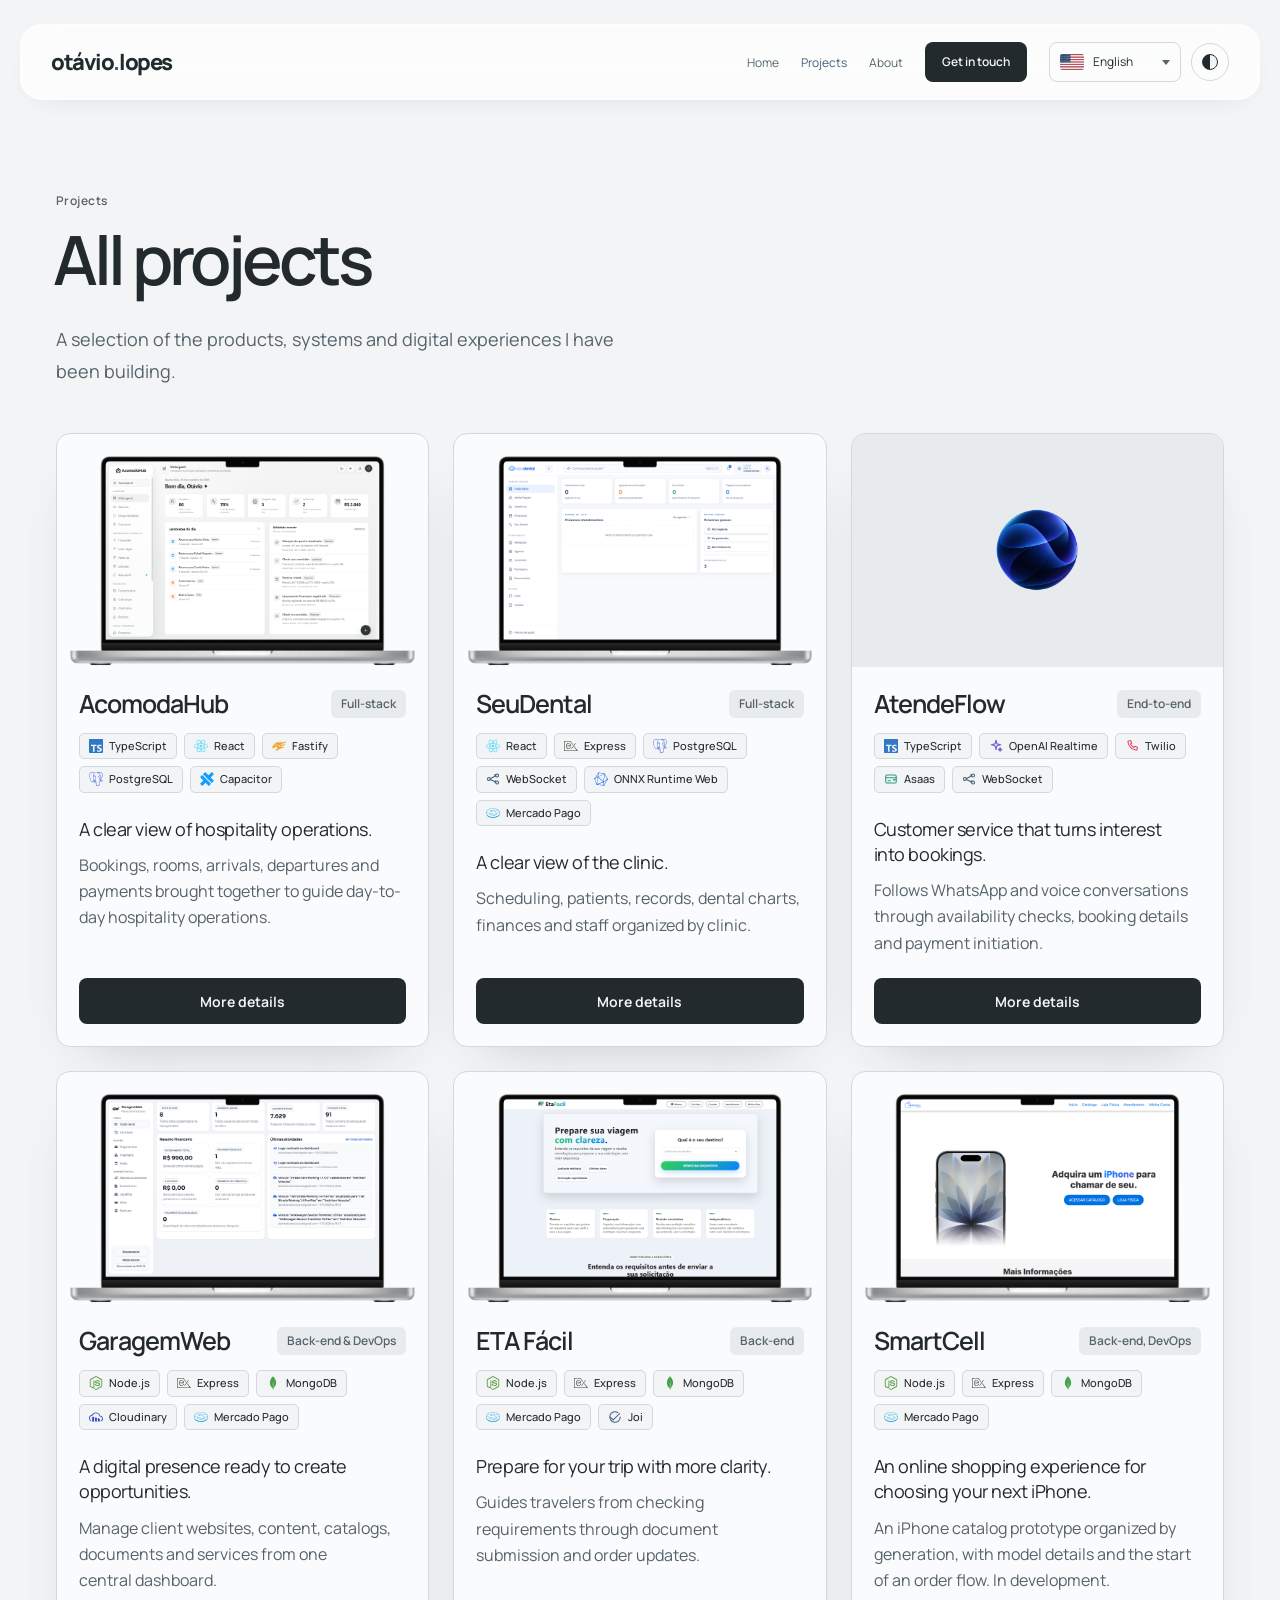
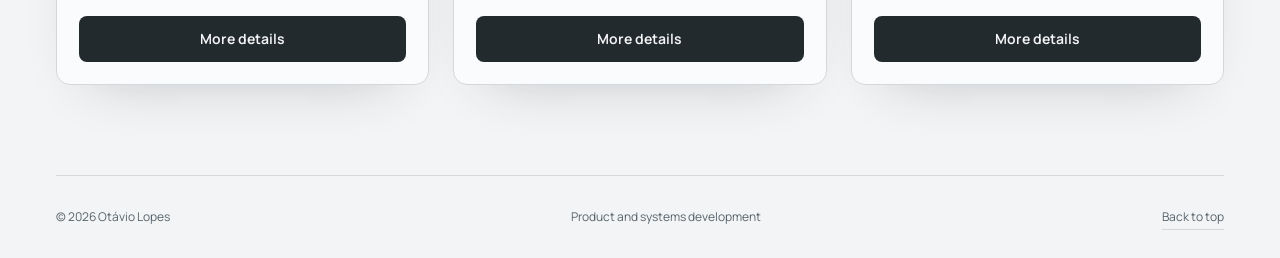
<file: todos-projetos.html>
<!doctype html>
<html lang="pt-BR">
  <head>
    <meta charset="UTF-8" />
    <meta name="viewport" content="width=device-width, initial-scale=1" />
    <meta
      name="description"
      content="Conheça os projetos de Otávio Lopes: sistemas de gestão, produtos web, atendimento com IA e experiências digitais."
    />
    <meta name="author" content="Otávio Lopes" />
    <meta name="theme-color" content="#f3f4f5" />
    <meta property="og:type" content="website" />
    <meta property="og:site_name" content="Otávio Lopes" />
    <meta property="og:url" content="https://otaviolopes.com.br/todos-projetos.html" />
    <meta
      property="og:title"
      content="Todos os projetos | Otávio Lopes"
    />
    <meta
      property="og:description"
      content="Conheça os projetos de Otávio Lopes: sistemas de gestão, produtos web, atendimento com IA e experiências digitais."
    />
    <meta property="og:locale" content="pt_BR" />
    <meta property="og:locale:alternate" content="pt_PT" />
    <meta property="og:locale:alternate" content="en_US" />
    <meta property="og:locale:alternate" content="es_ES" />
    <meta
      property="og:image"
      content="https://otaviolopes.com.br/imagens/profile/otavio-lopes.webp"
    />
    <meta property="og:image:alt" content="Otávio Lopes" />
    <meta name="twitter:card" content="summary_large_image" />
    <meta
      name="twitter:title"
      content="Todos os projetos | Otávio Lopes"
    />
    <meta
      name="twitter:description"
      content="Conheça os projetos de Otávio Lopes: sistemas de gestão, produtos web, atendimento com IA e experiências digitais."
    />
    <meta
      name="twitter:image"
      content="https://otaviolopes.com.br/imagens/profile/otavio-lopes.webp"
    />
    <meta name="twitter:image:alt" content="Otávio Lopes" />
    <link rel="canonical" href="https://otaviolopes.com.br/todos-projetos.html" />
    <link rel="author" href="https://github.com/otavio-lops" />
    <link rel="icon" type="image/webp" href="./imagens/brand/favicon.webp" />
    <link
      rel="preload"
      href="./fonts/manrope-latin.woff2"
      as="font"
      type="font/woff2"
      crossorigin=""
    />
    <title>Todos os projetos | Otávio Lopes</title>
    <script>
      (() => {
        let theme;
        try {
          theme = localStorage.getItem("otavio-theme-choice");
        } catch (_) {}
        document.documentElement.dataset.theme = ["light", "dark"].includes(
          theme,
        )
          ? theme
          : matchMedia("(prefers-color-scheme: dark)").matches
            ? "dark"
            : "light";
      })();
    </script>
    <script type="application/ld+json">
      {
        "@context": "https://schema.org",
        "@graph": [
          {
            "@type": "WebPage",
            "@id": "https://otaviolopes.com.br/todos-projetos.html#webpage",
            "url": "https://otaviolopes.com.br/todos-projetos.html",
            "name": "Todos os projetos | Otávio Lopes",
            "description": "Conheça os projetos de Otávio Lopes: sistemas de gestão, produtos web, atendimento com IA e experiências digitais.",
            "inLanguage": "pt-BR",
            "isPartOf": { "@id": "https://otaviolopes.com.br/#website" },
            "author": { "@id": "https://otaviolopes.com.br/#person" },
            "mainEntity": { "@id": "https://otaviolopes.com.br/todos-projetos.html#projects" }
          },
          {
            "@type": "ItemList",
            "@id": "https://otaviolopes.com.br/todos-projetos.html#projects",
            "name": "Todos os projetos de Otávio Lopes",
            "numberOfItems": 6,
            "itemListElement": [
              { "@type": "ListItem", "position": 1, "name": "AcomodaHub", "url": "https://otaviolopes.com.br/projetos/acomodahub.html" },
              { "@type": "ListItem", "position": 2, "name": "SeuDental", "url": "https://otaviolopes.com.br/projetos/seudental.html" },
              { "@type": "ListItem", "position": 3, "name": "AtendeFlow", "url": "https://otaviolopes.com.br/projetos/atendeflow.html" },
              { "@type": "ListItem", "position": 4, "name": "GaragemWeb", "url": "https://otaviolopes.com.br/projetos/garagemweb.html" },
              { "@type": "ListItem", "position": 5, "name": "ETA Fácil", "url": "https://otaviolopes.com.br/projetos/etafacil.html" },
              { "@type": "ListItem", "position": 6, "name": "SmartCell", "url": "https://otaviolopes.com.br/projetos/smartcell.html" }
            ]
          },
          {
            "@type": "Person",
            "@id": "https://otaviolopes.com.br/#person",
            "name": "Otávio Lopes",
            "url": "https://otaviolopes.com.br/"
          },
          {
            "@type": "WebSite",
            "@id": "https://otaviolopes.com.br/#website",
            "name": "Otávio Lopes",
            "url": "https://otaviolopes.com.br/"
          }
        ]
      }
    </script>
    <link rel="stylesheet" href="./vendor/select2.min.css" />
    <link rel="stylesheet" href="./styles.css" />
    <meta name="robots" content="index, follow, max-image-preview:large" />
  </head>
  <body data-page="all-projects">
    <a class="skip-link" href="#conteudo" data-i18n="skip"
      >Ir para o conteúdo</a
    >
    <header class="site-header container">
      <a class="brand" href="./index.html#inicio" aria-label="otávio.lopes"
        >otávio<span class="brand-dot">.</span>lopes</a
      >
      <nav
        id="navigation"
        class="main-nav"
        aria-label="Navegação principal"
        data-i18n-aria="navigation"
      >
        <a href="./index.html#inicio" data-i18n="nav_home">Início</a
        ><a href="./todos-projetos.html#projetos" data-i18n="nav_projects">Projetos</a
        ><a href="./index.html#sobre" data-i18n="nav_about">Sobre</a
        ><button
          class="button header-contact contact-open"
          type="button"
          data-i18n="contact_action"
          aria-haspopup="dialog"
          aria-controls="contact-dialog"
        >
          Entrar em contato
        </button>
      </nav>
      <div class="header-controls">
        <label class="sr-only" for="language" data-i18n="language"
          >Idioma</label
        >
        <div class="language-picker">
          <select id="language">
            <option value="auto" data-i18n="detect_language">Detectar idioma</option>
            <option value="pt-BR" lang="pt-BR">Português (Brasil)</option>
            <option value="pt-PT" lang="pt-PT">Português (Portugal)</option>
            <option value="en-US" lang="en-US">English (USA)</option>
            <option value="es" lang="es-ES">Español (España)</option>
          </select>
        </div>
        <button
          type="button"
          class="theme-toggle"
          aria-label="Ativar tema escuro"
          aria-pressed="false"
        >
          <span class="theme-symbol" aria-hidden="true"></span>
        </button>
        <button
          type="button"
          class="nav-toggle"
          aria-label="Menu"
          data-i18n-aria="menu"
          aria-controls="navigation"
          aria-expanded="false"
        >
          <span data-i18n="menu">Menu</span
          ><span class="menu-symbol" aria-hidden="true"></span>
        </button>
      </div>
    </header>
    <main id="conteudo" class="all-projects-main">

      <section id="projetos" class="all-projects container section" aria-labelledby="all-projects-heading">
        <div class="all-projects-intro">
          <p class="section-label" data-i18n="nav_projects">Projetos</p>
          <h1 id="all-projects-heading" data-i18n="all_projects_heading">Todos os projetos</h1>
          <p class="all-projects-lead" data-i18n="all_projects_intro">
            Uma seleção de produtos, sistemas e experiências digitais que venho desenvolvendo.
          </p>
        </div>
        <div class="project-grid">
          <article class="project-grid-card" aria-labelledby="all-acomodahub-name">
            <figure class="project-grid-media project-grid-media-device">
              <img
                src="./imagens/projects/acomodahub/macbook.png"
                alt="MacBook do AcomodaHub exibindo o painel de reservas, ocupação e recebimentos"
                data-i18n-alt="accommodation_dashboard_alt"
                width="3944"
                height="2564"
                loading="lazy"
              />
            </figure>
            <div class="project-grid-body">
              <div class="project-grid-heading">
                <h2 id="all-acomodahub-name">AcomodaHub</h2>
                <span class="project-grid-type" data-i18n="all_project_type_fullstack">Full-stack</span>
              </div>
              <ul class="project-tech-list" aria-label="Tecnologias do projeto" data-i18n-aria="tech_stack_aria"><li>TypeScript</li><li>React</li><li>Fastify</li><li>PostgreSQL</li><li>Capacitor</li></ul>
              <p class="project-grid-statement" data-i18n="h_title">A operação da hospedagem, em uma visão clara.</p>
              <p class="project-grid-description" data-i18n="all_acomodahub_description">
                Reservas, quartos, chegadas, saídas e recebimentos reunidos para orientar a rotina de uma hospedagem.
              </p>
              <div class="project-grid-actions">
                <a class="button project-grid-link" href="./projetos/acomodahub.html">
                  <span data-i18n="all_project_details">Mais detalhes</span>
                </a>
              </div>
            </div>
          </article>
          <article class="project-grid-card" aria-labelledby="all-seudental-name">
            <figure class="project-grid-media project-grid-media-device">
              <img
                src="./imagens/projects/seudental/macbook.png"
                alt="MacBook do SeuDental exibindo a agenda e a visão da clínica"
                data-i18n-alt="dental_alt"
                width="3944"
                height="2564"
                loading="lazy"
              />
            </figure>
            <div class="project-grid-body">
              <div class="project-grid-heading">
                <h2 id="all-seudental-name">SeuDental</h2>
                <span class="project-grid-type" data-i18n="all_project_type_fullstack">Full-stack</span>
              </div>
              <ul class="project-tech-list" aria-label="Tecnologias do projeto" data-i18n-aria="tech_stack_aria"><li>React</li><li>Express</li><li>PostgreSQL</li><li>WebSocket</li><li>ONNX Runtime Web</li><li>Mercado Pago</li></ul>
              <p class="project-grid-statement" data-i18n="s_title">Uma visão clara para cuidar da clínica.</p>
              <p class="project-grid-description" data-i18n="all_seudental_description">
                Agenda, pacientes, prontuários, odontograma, financeiro e equipe organizados por clínica.
              </p>
              <div class="project-grid-actions">
                <a class="button project-grid-link" href="./projetos/seudental.html">
                  <span data-i18n="all_project_details">Mais detalhes</span>
                </a>
              </div>
            </div>
          </article>
          <article class="project-grid-card" aria-labelledby="all-atendeflow-name">
            <div class="project-grid-media project-grid-media-brand" aria-hidden="true">
              <img
                class="project-grid-logo"
                src="./imagens/projects/atendeflow/logo.webp"
                alt=""
                width="240"
                height="240"
                loading="lazy"
              />
            </div>
            <div class="project-grid-body">
              <div class="project-grid-heading">
                <h2 id="all-atendeflow-name">AtendeFlow</h2>
                <span class="project-grid-type" data-i18n="all_project_type_end_to_end">End-to-end</span>
              </div>
              <ul class="project-tech-list" aria-label="Tecnologias do projeto" data-i18n-aria="tech_stack_aria"><li>TypeScript</li><li>OpenAI Realtime</li><li>Twilio</li><li>Asaas</li><li>WebSocket</li></ul>
              <p class="project-grid-statement" data-i18n="a_title">Atendimento que transforma interesse em reserva.</p>
              <p class="project-grid-description" data-i18n="all_atendeflow_description">
                Acompanha conversas por WhatsApp e voz até consultar disponibilidade, organizar reservas e iniciar cobranças.
              </p>
              <div class="project-grid-actions">
                <a class="button project-grid-link" href="./projetos/atendeflow.html">
                  <span data-i18n="all_project_details">Mais detalhes</span>
                </a>
              </div>
            </div>
          </article>
          <article class="project-grid-card" aria-labelledby="all-garagemweb-name">
            <figure class="project-grid-media project-grid-media-device">
              <img
                src="./imagens/projects/garagemweb/macbook.png"
                alt="MacBook da GaragemWeb exibindo o painel administrativo e financeiro"
                data-i18n-alt="garage_alt"
                width="3944"
                height="2564"
                loading="lazy"
              />
            </figure>
            <div class="project-grid-body">
              <div class="project-grid-heading">
                <h2 id="all-garagemweb-name">GaragemWeb</h2>
                <span class="project-grid-type" data-i18n="all_project_type_backend_devops">Back-end &amp; DevOps</span>
              </div>
              <ul class="project-tech-list" aria-label="Tecnologias do projeto" data-i18n-aria="tech_stack_aria"><li>Node.js</li><li>Express</li><li>MongoDB</li><li>Cloudinary</li><li>Mercado Pago</li></ul>
              <p class="project-grid-statement" data-i18n="g_title">Uma presença digital pronta para gerar oportunidades.</p>
              <p class="project-grid-description" data-i18n="all_garagemweb_description">
                Administração de sites de clientes, conteúdo, catálogos, documentos e serviços em um painel central.
              </p>
              <div class="project-grid-actions">
                <a class="button project-grid-link" href="./projetos/garagemweb.html">
                  <span data-i18n="all_project_details">Mais detalhes</span>
                </a>
              </div>
            </div>
          </article>
          <article class="project-grid-card" aria-labelledby="all-etafacil-name">
            <figure class="project-grid-media project-grid-media-device">
              <img
                src="./imagens/projects/etafacil/macbook.png"
                alt="MacBook da ETA Fácil exibindo a plataforma de orientação para viagens"
                data-i18n-alt="etafacil_alt"
                width="3944"
                height="2564"
                loading="lazy"
              />
            </figure>
            <div class="project-grid-body">
              <div class="project-grid-heading">
                <h2 id="all-etafacil-name">ETA Fácil</h2>
                <span class="project-grid-type" data-i18n="all_project_type_backend">Back-end</span>
              </div>
              <ul class="project-tech-list" aria-label="Tecnologias do projeto" data-i18n-aria="tech_stack_aria"><li>Node.js</li><li>Express</li><li>MongoDB</li><li>Mercado Pago</li><li>Joi</li></ul>
              <p class="project-grid-statement" data-i18n="eta_title">Mais clareza para preparar sua viagem.</p>
              <p class="project-grid-description" data-i18n="all_etafacil_description">
                Acompanha o viajante da consulta de requisitos ao envio de documentos e à atualização do pedido.
              </p>
              <div class="project-grid-actions">
                <a class="button project-grid-link" href="./projetos/etafacil.html">
                  <span data-i18n="all_project_details">Mais detalhes</span>
                </a>
              </div>
            </div>
          </article>
          <article class="project-grid-card" aria-labelledby="all-smartcell-name">
            <figure class="project-grid-media project-grid-media-device">
              <img
                src="./imagens/projects/smartcell/macbook.png"
                alt="MacBook da SmartCell exibindo a loja de iPhones"
                data-i18n-alt="smartcell_alt"
                width="3944"
                height="2564"
                loading="lazy"
              />
            </figure>
            <div class="project-grid-body">
              <div class="project-grid-heading">
                <h2 id="all-smartcell-name">SmartCell</h2>
                <span class="project-grid-type" data-i18n="all_project_type_backend_devops_comma">Back-end, DevOps</span>
              </div>
              <ul class="project-tech-list" aria-label="Tecnologias do projeto" data-i18n-aria="tech_stack_aria"><li>Node.js</li><li>Express</li><li>MongoDB</li><li>Mercado Pago</li></ul>
              <p class="project-grid-statement" data-i18n="smartcell_title">Uma experiência de compra para escolher seu próximo iPhone.</p>
              <p class="project-grid-description" data-i18n="all_smartcell_description">
                Protótipo de catálogo de iPhones por geração, com detalhes dos modelos e início do fluxo de pedidos. Em desenvolvimento.
              </p>
              <div class="project-grid-actions">
                <a class="button project-grid-link" href="./projetos/smartcell.html">
                  <span data-i18n="all_project_details">Mais detalhes</span>
                </a>
              </div>
            </div>
          </article>
        </div>
      </section>

    </main>
    <footer class="container site-footer">
      <p>© <span id="current-year">2026</span> Otávio Lopes</p>
      <p data-i18n="footer">Desenvolvimento de produtos e sistemas</p>
      <a href="./index.html#inicio" class="text-link"
        ><span data-i18n="back">Voltar ao início</span></a
      >
    </footer>
    <dialog
      id="contact-dialog"
      class="contact-dialog"
      aria-labelledby="contact-dialog-title"
    >
      <div class="dialog-heading">
        <h2 id="contact-dialog-title" data-i18n="contact_action">
          Entrar em contato
        </h2>
        <button
          class="dialog-close contact-dialog-close"
          type="button"
          aria-label="Fechar"
          data-i18n-aria="close"
        >
          <svg
            viewBox="0 0 24 24"
            fill="none"
            stroke="currentColor"
            stroke-width="1.75"
            stroke-linecap="round"
            aria-hidden="true"
          >
            <path d="m6 6 12 12M18 6 6 18" />
          </svg>
        </button>
      </div>
      <div class="contact-dialog-grid">
        <section
          class="contact-form-card"
          aria-labelledby="contact-intro-title"
        >
          <h3 id="contact-intro-title" data-i18n="contact_intro">
            Qual é o próximo passo do seu projeto?
          </h3>
          <p data-i18n="contact_intro_text">
            Conte o que você quer construir ou melhorar e em que ponto está
            hoje.
          </p>
          <form
            id="contact-form"
            class="contact-form"
            action="https://formspree.io/f/xaeqbloy"
            method="POST"
            aria-describedby="contact-status"
          >
            <div class="contact-fields">
              <div class="form-field">
                <label for="contact-name" data-i18n="form_name">Nome</label
                ><input
                  id="contact-name"
                  name="name"
                  type="text"
                  autocomplete="name"
                  required
                  maxlength="120"
                />
              </div>
              <div class="form-field">
                <label for="contact-email" data-i18n="form_email"
                  >Seu e-mail</label
                ><input
                  id="contact-email"
                  name="email"
                  type="email"
                  autocomplete="email"
                  required
                  maxlength="254"
                />
              </div>
            </div>
            <div class="form-field">
              <label for="contact-message" data-i18n="form_message"
                >Sua mensagem</label
              ><textarea
                id="contact-message"
                name="message"
                rows="5"
                required
                maxlength="10000"
              ></textarea>
            </div>
            <input
              class="form-honeypot"
              type="text"
              name="_gotcha"
              tabindex="-1"
              autocomplete="off"
              aria-hidden="true"
            />
            <button class="button form-submit" type="submit">
              <span data-i18n="form_send">Enviar mensagem</span>
            </button>
            <p
              id="contact-status"
              class="contact-status"
              role="status"
              aria-live="polite"
              aria-atomic="true"
            ></p>
          </form>
        </section>
        <aside
          class="contact-response-card"
          aria-labelledby="contact-response-title"
        >
          <span data-i18n="contact_response_time" class="response-time"
            >Até 8h</span
          >
          <h3 data-i18n="contact_response_title" id="contact-response-title">
            Para o primeiro retorno.
          </h3>
          <p data-i18n="contact_response_text">
            Leio sua mensagem e retorno por e-mail para entender o que você
            precisa.
          </p>
          <div class="contact-direct">
            <svg
              class="icon"
              viewBox="0 0 24 24"
              fill="none"
              stroke="currentColor"
              stroke-width="1.5"
              stroke-linecap="round"
              stroke-linejoin="round"
              aria-hidden="true"
            >
              <path
                d="M21 11.5a8.5 8.5 0 0 1-8.5 8.5H4l-2 2V11.5A8.5 8.5 0 0 1 10.5 3H13a8 8 0 0 1 8 8.5Z"
              />
              <path d="M7 10h10M7 14h6" />
            </svg>
            <div>
              <h4 data-i18n="contact_direct_title">
                Depois, a conversa segue de perto.
              </h4>
              <p data-i18n="contact_direct_text">
                Combinamos um canal direto para trocar ideias e resolver os
                próximos passos com agilidade.
              </p>
            </div>
          </div>
        </aside>
      </div>
    </dialog>
    <script src="./vendor/jquery.min.js" defer></script>
    <script src="./vendor/select2.min.js" defer></script>
    <script src="./script.js" defer=""></script>
  </body>
</html>
</file>
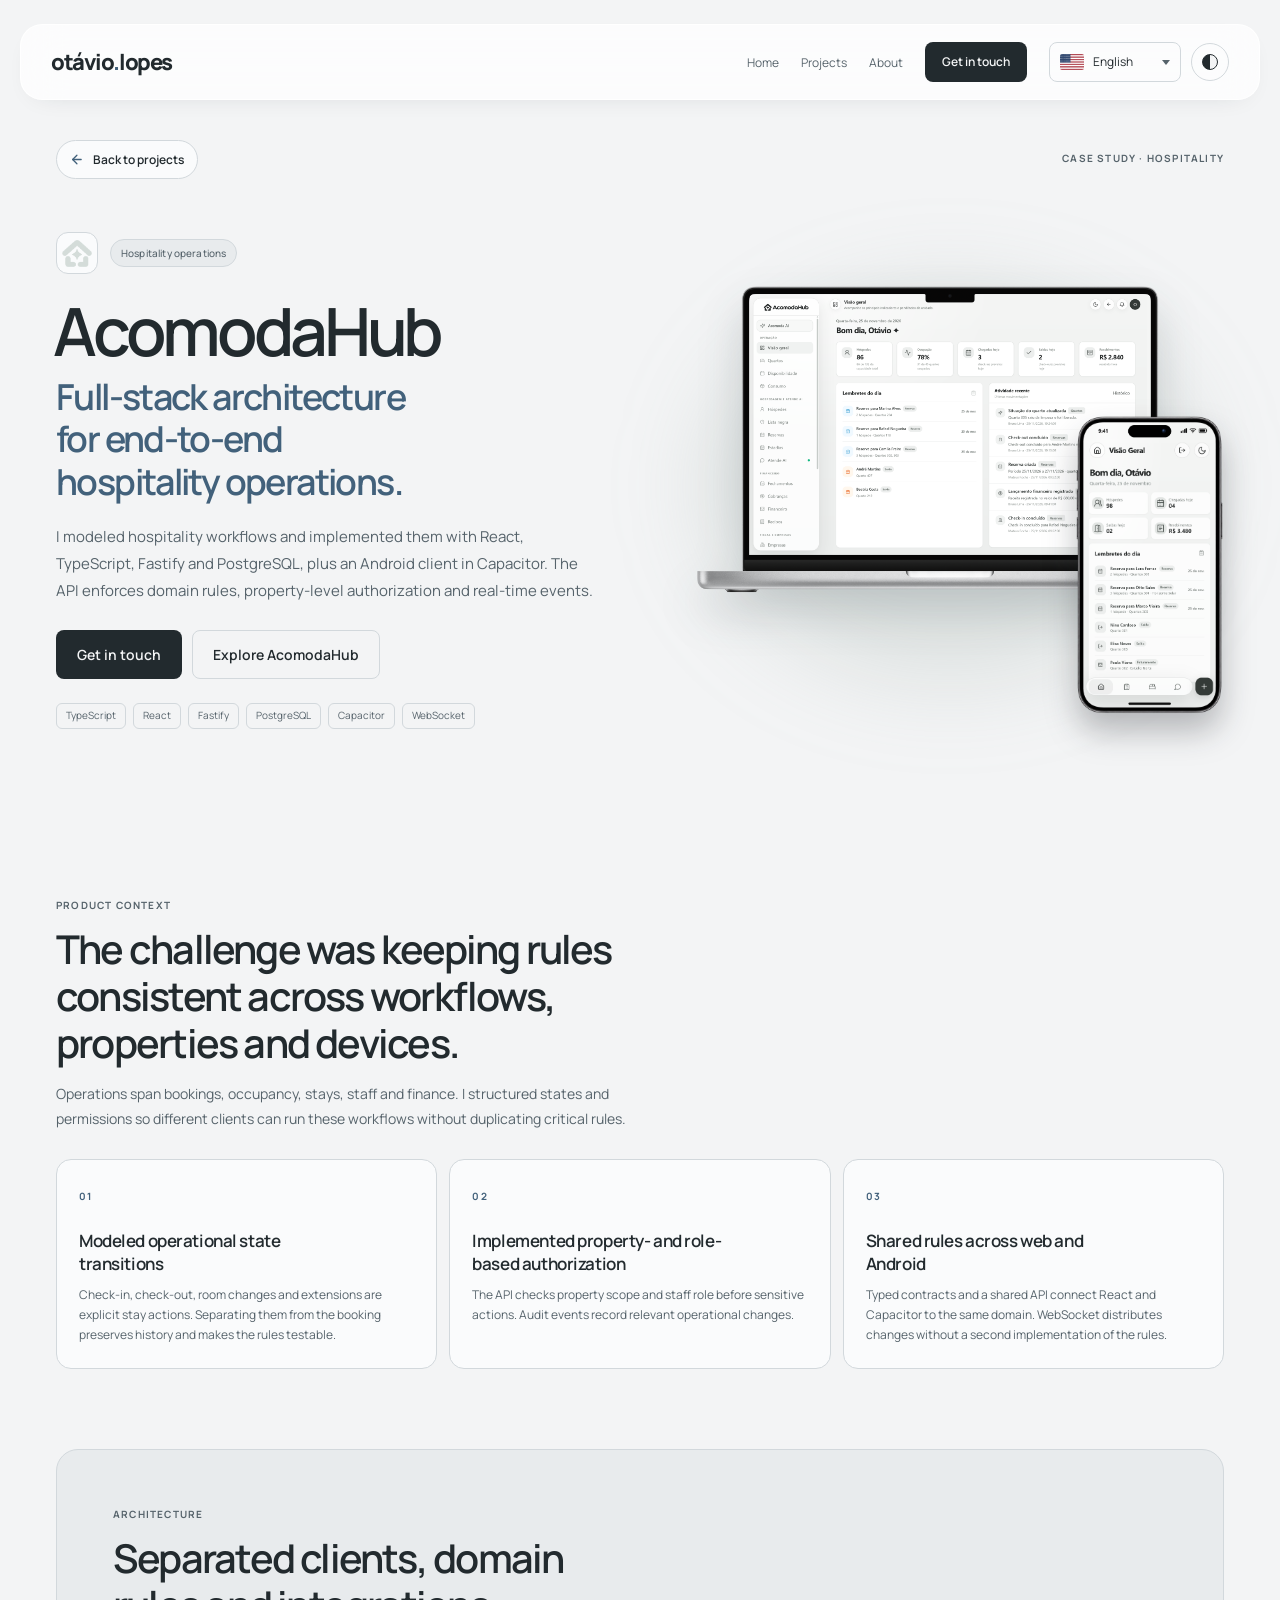
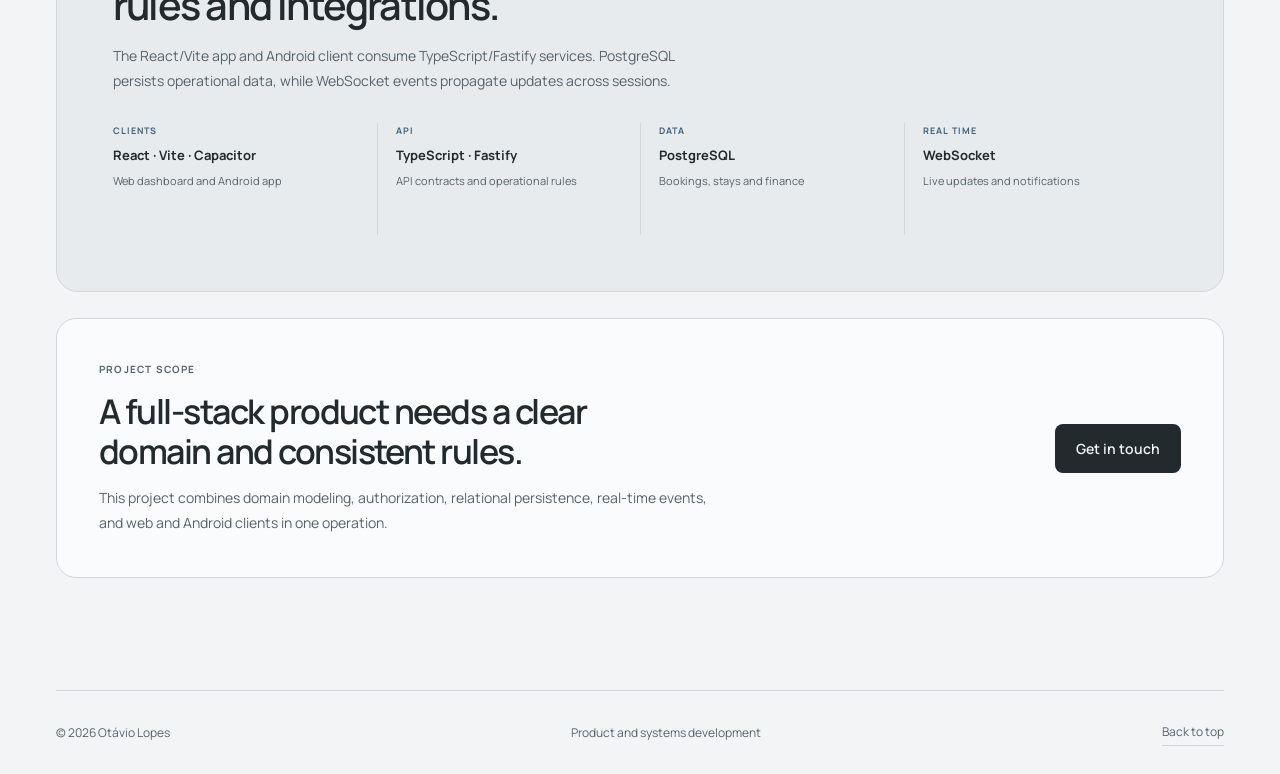
<file: projetos/acomodahub.html>
<!doctype html>
<html lang="pt-BR">
  <head>
    <meta charset="UTF-8" />
    <meta name="viewport" content="width=device-width, initial-scale=1" />
    <title>AcomodaHub: gestão de hospedagens | Otávio Lopes</title>
    <meta
      name="description"
      content="Plataforma de gestão para hospedagens com reservas, quartos, hóspedes, operação e financeiro."
    />
    <meta name="theme-color" content="#f3f4f5" />
    <meta property="og:type" content="website" />
    <meta property="og:site_name" content="Otávio Lopes" />
    <meta
      property="og:title"
      content="AcomodaHub: gestão de hospedagens | Otávio Lopes"
    />
    <meta
      property="og:description"
      content="Plataforma de gestão para hospedagens com reservas, quartos, hóspedes, operação e financeiro."
    />
    <meta
      property="og:url"
      content="https://otaviolopes.com.br/projetos/acomodahub.html"
    />
    <meta property="og:locale" content="pt_BR" />
    <meta
      property="og:image"
      content="https://otaviolopes.com.br/imagens/projects/acomodahub/macbook.png"
    />
    <meta name="twitter:card" content="summary_large_image" />
    <meta
      name="twitter:title"
      content="AcomodaHub: gestão de hospedagens | Otávio Lopes"
    />
    <meta
      name="twitter:description"
      content="Plataforma de gestão para hospedagens com reservas, quartos, hóspedes, operação e financeiro."
    />
    <meta
      name="twitter:image"
      content="https://otaviolopes.com.br/imagens/projects/acomodahub/macbook.png"
    />
    <link
      rel="canonical"
      href="https://otaviolopes.com.br/projetos/acomodahub.html"
    />
    <link rel="icon" type="image/webp" href="../imagens/brand/favicon.webp" />
    <link
      rel="preload"
      href="../fonts/manrope-latin.woff2"
      as="font"
      type="font/woff2"
      crossorigin
    />
    <script>
      (() => {
        let theme;
        try {
          theme = localStorage.getItem("otavio-theme-choice");
        } catch (_) {}
        document.documentElement.dataset.theme = ["light", "dark"].includes(
          theme,
        )
          ? theme
          : matchMedia("(prefers-color-scheme: dark)").matches
            ? "dark"
            : "light";
      })();
    </script>
    <script type="application/ld+json">
      {
        "@context": "https://schema.org",
        "@graph": [
          {
            "@type": "WebPage",
            "@id": "https://otaviolopes.com.br/projetos/acomodahub.html#webpage",
            "url": "https://otaviolopes.com.br/projetos/acomodahub.html",
            "name": "AcomodaHub: gestão de hospedagens | Otávio Lopes",
            "description": "Plataforma de gestão para hospedagens com reservas, quartos, hóspedes, operação e financeiro.",
            "inLanguage": "pt-BR",
            "isPartOf": {
              "@id": "https://otaviolopes.com.br/#website"
            },
            "author": {
              "@id": "https://otaviolopes.com.br/#person"
            },
            "mainEntity": {
              "@id": "https://otaviolopes.com.br/projetos/acomodahub.html#software"
            },
            "breadcrumb": {
              "@id": "https://otaviolopes.com.br/projetos/acomodahub.html#breadcrumb"
            },
            "primaryImageOfPage": {
              "@id": "https://otaviolopes.com.br/projetos/acomodahub.html#primary-image"
            }
          },
          {
            "@type": "SoftwareApplication",
            "@id": "https://otaviolopes.com.br/projetos/acomodahub.html#software",
            "name": "AcomodaHub",
            "url": "https://otaviolopes.com.br/projetos/acomodahub.html",
            "description": "Plataforma de gestão para hospedagens com reservas, quartos, hóspedes, operação e financeiro.",
            "applicationCategory": "BusinessApplication",
            "image": "https://otaviolopes.com.br/imagens/projects/acomodahub/macbook.png",
            "inLanguage": "pt-BR",
            "creator": {
              "@id": "https://otaviolopes.com.br/#person"
            },
            "mainEntityOfPage": {
              "@id": "https://otaviolopes.com.br/projetos/acomodahub.html#webpage"
            },
            "featureList": [
              "O painel reúne ocupação, chegadas, saídas, lembretes e atividade recente para ajudar a equipe a acompanhar a operação.",
              "Pelo aplicativo, a equipe consulta reservas, quartos e hóspedes e acompanha check-in, check-out e transferências.",
              "Recebimentos, cobranças, recibos e faturamento para empresas fazem parte do fluxo de gestão da hospedagem."
            ],
            "operatingSystem": "Web, Android"
          },
          {
            "@type": "BreadcrumbList",
            "@id": "https://otaviolopes.com.br/projetos/acomodahub.html#breadcrumb",
            "itemListElement": [
              {
                "@type": "ListItem",
                "position": 1,
                "name": "Início",
                "item": "https://otaviolopes.com.br/"
              },
              {
                "@type": "ListItem",
                "position": 2,
                "name": "AcomodaHub",
                "item": "https://otaviolopes.com.br/projetos/acomodahub.html"
              }
            ]
          },
          {
            "@type": "ImageObject",
            "@id": "https://otaviolopes.com.br/projetos/acomodahub.html#primary-image",
            "contentUrl": "https://otaviolopes.com.br/imagens/projects/acomodahub/macbook.png",
            "caption": "MacBook do AcomodaHub exibindo o painel de reservas, ocupação e recebimentos",
            "width": 3944,
            "height": 2564
          },
          {
            "@type": "Person",
            "@id": "https://otaviolopes.com.br/#person",
            "name": "Otávio Lopes",
            "url": "https://otaviolopes.com.br/"
          },
          {
            "@type": "WebSite",
            "@id": "https://otaviolopes.com.br/#website",
            "name": "Otávio Lopes",
            "url": "https://otaviolopes.com.br/"
          }
        ]
      }
    </script>
    <link rel="stylesheet" href="../vendor/select2.min.css" />
    <link rel="stylesheet" href="../styles.css" />
    <meta name="author" content="Otávio Lopes" />
    <meta name="robots" content="index, follow, max-image-preview:large" />
    <meta
      property="og:image:alt"
      content="MacBook do AcomodaHub exibindo o painel de reservas, ocupação e recebimentos"
      data-i18n-meta="accommodation_dashboard_alt"
    />
    <meta
      name="twitter:image:alt"
      content="MacBook do AcomodaHub exibindo o painel de reservas, ocupação e recebimentos"
      data-i18n-meta="accommodation_dashboard_alt"
    />
    <meta property="og:image:width" content="3944" />
    <meta property="og:image:height" content="2564" />
  </head>
  <body data-project="acomodahub">
    <a class="skip-link" href="#conteudo" data-i18n="skip"
      >Ir para o conteúdo</a
    >
    <header class="site-header container">
      <a class="brand" href="../index.html" aria-label="otávio.lopes"
        >otávio<span class="brand-dot">.</span>lopes</a
      >
      <nav
        id="navigation"
        class="main-nav"
        aria-label="Navegação principal"
        data-i18n-aria="navigation"
      >
        <a href="../index.html#inicio" data-i18n="nav_home">Início</a
        ><a href="../todos-projetos.html#projetos" data-i18n="nav_projects">Projetos</a
        ><a href="../index.html#sobre" data-i18n="nav_about">Sobre</a
        ><button
          class="button header-contact contact-open"
          type="button"
          data-i18n="contact_action"
          aria-haspopup="dialog"
          aria-controls="contact-dialog"
        >
          Entrar em contato
        </button>
      </nav>
      <div class="header-controls">
        <label class="sr-only" for="language" data-i18n="language"
          >Idioma</label
        >
        <div class="language-picker">
          <select id="language">
            <option value="auto" data-i18n="detect_language">Detectar idioma</option>
            <option value="pt-BR" lang="pt-BR">Português (Brasil)</option>
            <option value="pt-PT" lang="pt-PT">Português (Portugal)</option>
            <option value="en-US" lang="en-US">English (USA)</option>
            <option value="es" lang="es-ES">Español (España)</option>
          </select>
        </div>
        <button
          type="button"
          class="theme-toggle"
          aria-label="Ativar tema escuro"
          aria-pressed="false"
        >
          <span class="theme-symbol" aria-hidden="true"></span>
        </button>
        <button
          type="button"
          class="nav-toggle"
          aria-label="Menu"
          data-i18n-aria="menu"
          aria-controls="navigation"
          aria-expanded="false"
        >
          <span data-i18n="menu">Menu</span
          ><span class="menu-symbol" aria-hidden="true"></span>
        </button>
      </div>
    </header>
    <main id="conteudo" class="case-page case-page--acomoda container">
  <nav class="case-topline" aria-label="Navegação do estudo de caso" data-i18n-aria="case_nav_aria">
    <a class="case-back-button" href="../todos-projetos.html#projetos">
      <svg viewBox="0 0 24 24" fill="none" stroke="currentColor" stroke-width="1.8" stroke-linecap="round" stroke-linejoin="round" aria-hidden="true"><path d="m14 18-6-6 6-6"/><path d="M8 12h12"/></svg>
      <span data-i18n="back_projects">Voltar aos projetos</span>
    </a>
    <span class="case-topline-note" data-i18n="case_topline_note">ESTUDO DE CASO · HOTELARIA</span>
  </nav>
  <section class="case-hero" aria-labelledby="case-title">
    <div class="case-hero-copy">
      <div class="case-brandline"><img class="case-brand-logo" src="../imagens/projects/acomodahub/logo.png" width="56" height="56" alt="" aria-hidden="true" /><p class="case-category" data-i18n="case_category">Gestão de hospedagens</p></div>
      <h1 id="case-title">AcomodaHub</h1>
      <h2 class="case-headline" data-i18n="case_title">Arquitetura full-stack para uma operação hoteleira de ponta a ponta.</h2>
      <p class="case-lead" data-i18n="case_intro">Modelei fluxos de hospedagem e implementei sua operação em React, TypeScript, Fastify e PostgreSQL, com cliente Android em Capacitor. A API aplica regras de domínio, autorização por unidade e eventos em tempo real.</p>
      <div class="case-actions"><button class="button contact-open" type="button" aria-haspopup="dialog" aria-controls="contact-dialog" data-i18n="contact_action">Entrar em contato</button><a class="button button-secondary" href="https://acomodahub.com.br" target="_blank" rel="noopener noreferrer" data-i18n="visit_acomodahub">Explorar o AcomodaHub</a></div>
      <ul class="case-tech-list" aria-label="Tecnologias do projeto" data-i18n-aria="case_tech_aria"><li>TypeScript</li><li>React</li><li>Fastify</li><li>PostgreSQL</li><li>Capacitor</li><li>WebSocket</li></ul>
    </div>
    <figure class="case-art case-art--accommodation">
      <img class="acomoda-dashboard" src="../imagens/projects/acomodahub/macbook.png" alt="MacBook do AcomodaHub exibindo o painel de reservas, ocupação e recebimentos" data-i18n-alt="accommodation_dashboard_alt" width="3944" height="2564" loading="eager" />
      <img class="acomoda-phone" src="../imagens/projects/acomodahub/android.png" alt="Aplicativo Android do AcomodaHub com check-in, check-out, quartos e reservas" data-i18n-alt="accommodation_phone_alt" width="898" height="1752" loading="eager" />
    </figure>
  </section>
  <section class="case-story" aria-labelledby="case-story-title">
    <div class="case-section-heading"><p class="case-section-label" data-i18n="case_story_label">Contexto do produto</p><h2 id="case-story-title" data-i18n="case_story_title">O desafio foi manter regras consistentes entre etapas, unidades e dispositivos.</h2><p data-i18n="case_story_text">A operação atravessa reservas, ocupação, estadias, equipe e financeiro. Estruturei os estados e permissões para que diferentes telas possam executar essas rotinas sem duplicar regras críticas.</p></div>
    <div class="case-feature-grid">
      <article class="case-feature-card"><span class="case-feature-index">01</span><h3 data-i18n="case_feature_1_title">Modelei transições do ciclo operacional</h3><p data-i18n="case_feature_1_text">Check-in, check-out, troca de quarto e extensão são ações explícitas sobre a estadia. Separar essas transições da reserva preserva o histórico e torna as regras testáveis.</p></article>
      <article class="case-feature-card"><span class="case-feature-index">02</span><h3 data-i18n="case_feature_2_title">Implementei autorização por unidade e papel</h3><p data-i18n="case_feature_2_text">A API valida o escopo da hospedagem e a função da pessoa antes de ações sensíveis. Eventos de auditoria registram mudanças relevantes da operação.</p></article>
      <article class="case-feature-card"><span class="case-feature-index">03</span><h3 data-i18n="case_feature_3_title">Compartilhei regras entre web e Android</h3><p data-i18n="case_feature_3_text">Contratos tipados e uma API comum conectam React e Capacitor ao mesmo domínio. WebSocket distribui mudanças sem criar uma segunda implementação das regras.</p></article>
    </div>
  </section>
  <section class="case-engineering" id="case-engineering" aria-labelledby="case-engineering-title">
    <div class="case-section-heading"><p class="case-section-label" data-i18n="case_arch_label">Arquitetura</p><h2 id="case-engineering-title" data-i18n="case_arch_title">Separei clientes, regras de domínio e integrações.</h2><p data-i18n="case_arch_text">A aplicação React/Vite e o cliente Android consomem serviços Fastify em TypeScript. PostgreSQL persiste os dados operacionais; eventos WebSocket propagam atualizações entre as sessões.</p></div>
    <ol class="case-architecture-flow" aria-hidden="true">
      <li><span data-i18n="case_arch_step_1_label">CLIENTES</span><strong>React · Vite · Capacitor</strong><small data-i18n="case_layer_1_text">Painel web e aplicativo Android</small></li>
      <li><span data-i18n="case_arch_step_2_label">API</span><strong>TypeScript · Fastify</strong><small data-i18n="case_layer_2_text">Contratos de API e regras operacionais</small></li>
      <li><span data-i18n="case_arch_step_3_label">DADOS</span><strong>PostgreSQL</strong><small data-i18n="case_layer_3_text">Reservas, estadias e financeiro</small></li>
      <li><span data-i18n="case_arch_step_4_label">TEMPO REAL</span><strong>WebSocket</strong><small data-i18n="case_layer_4_text">Atualizações em tempo real</small></li>
    </ol>
  </section>
  <section class="case-closing" aria-labelledby="case-closing-title"><div><p class="case-section-label" data-i18n="case_cta_label">Escopo do trabalho</p><h2 id="case-closing-title" data-i18n="case_cta_title">Um produto full-stack exige domínio claro e regras consistentes.</h2><p data-i18n="case_cta_text">Este projeto reúne modelagem de domínio, autorização, persistência relacional, eventos em tempo real e clientes web e Android em uma única operação.</p></div><button class="button contact-open" type="button" aria-haspopup="dialog" aria-controls="contact-dialog" data-i18n="contact_action">Entrar em contato</button></section>
</main>
    <footer class="container site-footer">
      <p>© <span id="current-year">2026</span> Otávio Lopes</p>
      <p data-i18n="footer">Desenvolvimento de produtos e sistemas</p>
      <a href="../index.html" class="text-link"
        ><span data-i18n="back">Voltar ao início</span></a
      >
    </footer>
    <dialog
      id="contact-dialog"
      class="contact-dialog"
      aria-labelledby="contact-dialog-title"
    >
      <div class="dialog-heading">
        <h2 id="contact-dialog-title" data-i18n="contact_action">
          Entrar em contato
        </h2>
        <button
          class="dialog-close contact-dialog-close"
          type="button"
          aria-label="Fechar"
          data-i18n-aria="close"
        >
          <svg
            viewBox="0 0 24 24"
            fill="none"
            stroke="currentColor"
            stroke-width="1.75"
            stroke-linecap="round"
            aria-hidden="true"
          >
            <path d="m6 6 12 12M18 6 6 18" />
          </svg>
        </button>
      </div>
      <div class="contact-dialog-grid">
        <section
          class="contact-form-card"
          aria-labelledby="contact-intro-title"
        >
          <h3 id="contact-intro-title" data-i18n="contact_intro">
            Qual é o próximo passo do seu projeto?
          </h3>
          <p data-i18n="contact_intro_text">
            Conte o que você quer construir ou melhorar e em que ponto está
            hoje.
          </p>
          <form
            id="contact-form"
            class="contact-form"
            action="https://formspree.io/f/xaeqbloy"
            method="POST"
            aria-describedby="contact-status"
          >
            <div class="contact-fields">
              <div class="form-field">
                <label for="contact-name" data-i18n="form_name">Nome</label
                ><input
                  id="contact-name"
                  name="name"
                  type="text"
                  autocomplete="name"
                  required
                  maxlength="120"
                />
              </div>
              <div class="form-field">
                <label for="contact-email" data-i18n="form_email"
                  >Seu e-mail</label
                ><input
                  id="contact-email"
                  name="email"
                  type="email"
                  autocomplete="email"
                  required
                  maxlength="254"
                />
              </div>
            </div>
            <div class="form-field">
              <label for="contact-message" data-i18n="form_message"
                >Sua mensagem</label
              ><textarea
                id="contact-message"
                name="message"
                rows="5"
                required
                maxlength="10000"
              ></textarea>
            </div>
            <input
              class="form-honeypot"
              type="text"
              name="_gotcha"
              tabindex="-1"
              autocomplete="off"
              aria-hidden="true"
            />
            <button class="button form-submit" type="submit">
              <span data-i18n="form_send">Enviar mensagem</span>
            </button>
            <p
              id="contact-status"
              class="contact-status"
              role="status"
              aria-live="polite"
              aria-atomic="true"
            ></p>
          </form>
        </section>
        <aside
          class="contact-response-card"
          aria-labelledby="contact-response-title"
        >
          <span class="response-time" data-i18n="contact_response_time"
            >Até 8h</span
          >
          <h3 id="contact-response-title" data-i18n="contact_response_title">
            Para o primeiro retorno.
          </h3>
          <p data-i18n="contact_response_text">
            Leio sua mensagem e retorno por e-mail para entender o que você
            precisa.
          </p>
          <div class="contact-direct">
            <svg
              class="icon"
              viewBox="0 0 24 24"
              fill="none"
              stroke="currentColor"
              stroke-width="1.5"
              aria-hidden="true"
            >
              <path
                d="M21 11.5a8.5 8.5 0 0 1-8.5 8.5H4l-2 2V11.5A8.5 8.5 0 0 1 10.5 3H13a8 8 0 0 1 8 8.5Z"
              />
              <path d="M7 10h10M7 14h6" />
            </svg>
            <div>
              <h4 data-i18n="contact_direct_title">
                Depois, a conversa segue de perto.
              </h4>
              <p data-i18n="contact_direct_text">
                Combinamos um canal direto para trocar ideias e resolver os
                próximos passos com agilidade.
              </p>
            </div>
          </div>
        </aside>
      </div>
    </dialog>
    <script src="../vendor/jquery.min.js" defer></script>
    <script src="../vendor/select2.min.js" defer></script>
    <script src="./content.js" defer></script>
    <script src="../script.js" defer></script>
  </body>
</html>
</file>
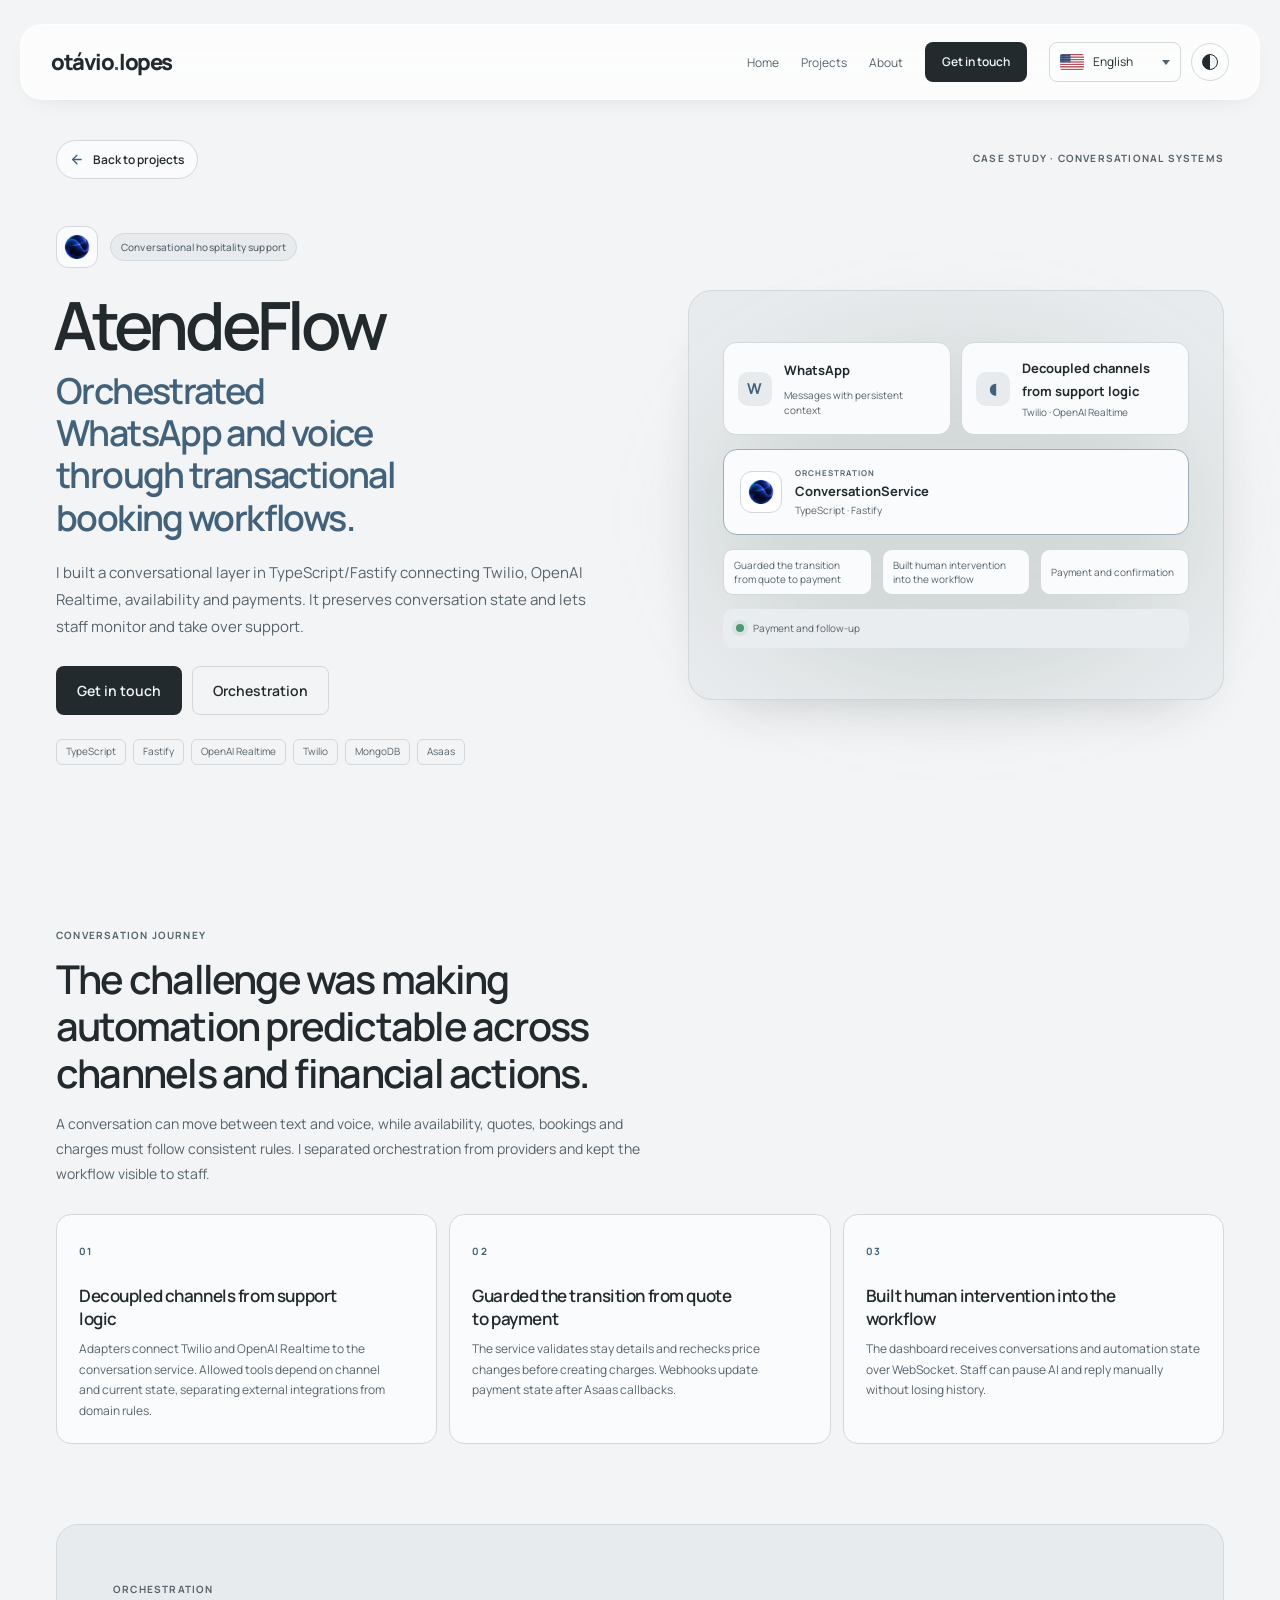
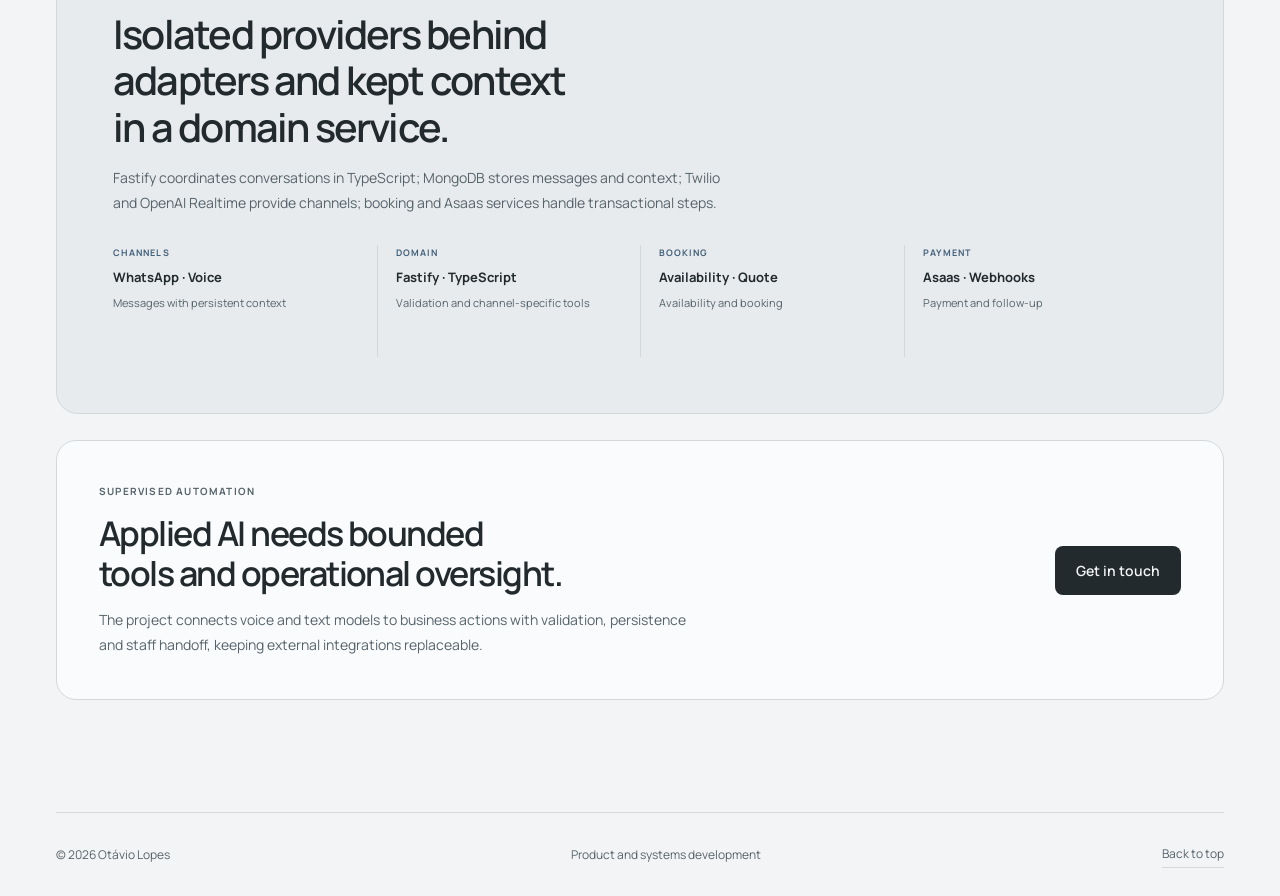
<file: projetos/atendeflow.html>
<!doctype html>
<html lang="pt-BR">
  <head>
    <meta charset="UTF-8" />
    <meta name="viewport" content="width=device-width, initial-scale=1" />
    <title>AtendeFlow: atendimento com IA 24/7 | Otávio Lopes</title>
    <meta
      name="description"
      content="Atendimento automatizado com IA para responder dúvidas, orientar clientes e transformar conversas em oportunidades."
    />
    <meta name="theme-color" content="#f3f4f5" />
    <meta property="og:type" content="website" />
    <meta property="og:site_name" content="Otávio Lopes" />
    <meta
      property="og:title"
      content="AtendeFlow: atendimento com IA 24/7 | Otávio Lopes"
    />
    <meta
      property="og:description"
      content="Atendimento automatizado com IA para responder dúvidas, orientar clientes e transformar conversas em oportunidades."
    />
    <meta
      property="og:url"
      content="https://otaviolopes.com.br/projetos/atendeflow.html"
    />
    <meta property="og:locale" content="pt_BR" />
    <meta
      property="og:image"
      content="https://otaviolopes.com.br/imagens/projects/atendeflow/logo.webp"
    />
    <meta name="twitter:card" content="summary" />
    <meta
      name="twitter:title"
      content="AtendeFlow: atendimento com IA 24/7 | Otávio Lopes"
    />
    <meta
      name="twitter:description"
      content="Atendimento automatizado com IA para responder dúvidas, orientar clientes e transformar conversas em oportunidades."
    />
    <meta
      name="twitter:image"
      content="https://otaviolopes.com.br/imagens/projects/atendeflow/logo.webp"
    />
    <link
      rel="canonical"
      href="https://otaviolopes.com.br/projetos/atendeflow.html"
    />
    <link rel="icon" type="image/webp" href="../imagens/brand/favicon.webp" />
    <link
      rel="preload"
      href="../fonts/manrope-latin.woff2"
      as="font"
      type="font/woff2"
      crossorigin
    />
    <script>
      (() => {
        let theme;
        try {
          theme = localStorage.getItem("otavio-theme-choice");
        } catch (_) {}
        document.documentElement.dataset.theme = ["light", "dark"].includes(
          theme,
        )
          ? theme
          : matchMedia("(prefers-color-scheme: dark)").matches
            ? "dark"
            : "light";
      })();
    </script>
    <script type="application/ld+json">
      {
        "@context": "https://schema.org",
        "@graph": [
          {
            "@type": "WebPage",
            "@id": "https://otaviolopes.com.br/projetos/atendeflow.html#webpage",
            "url": "https://otaviolopes.com.br/projetos/atendeflow.html",
            "name": "AtendeFlow: atendimento com IA 24/7 | Otávio Lopes",
            "description": "Atendimento automatizado com IA para responder dúvidas, orientar clientes e transformar conversas em oportunidades.",
            "inLanguage": "pt-BR",
            "isPartOf": {
              "@id": "https://otaviolopes.com.br/#website"
            },
            "author": {
              "@id": "https://otaviolopes.com.br/#person"
            },
            "mainEntity": {
              "@id": "https://otaviolopes.com.br/projetos/atendeflow.html#software"
            },
            "breadcrumb": {
              "@id": "https://otaviolopes.com.br/projetos/atendeflow.html#breadcrumb"
            },
            "primaryImageOfPage": {
              "@id": "https://otaviolopes.com.br/projetos/atendeflow.html#primary-image"
            }
          },
          {
            "@type": "SoftwareApplication",
            "@id": "https://otaviolopes.com.br/projetos/atendeflow.html#software",
            "name": "AtendeFlow",
            "url": "https://otaviolopes.com.br/projetos/atendeflow.html",
            "description": "Atendimento automatizado com IA para responder dúvidas, orientar clientes e transformar conversas em oportunidades.",
            "applicationCategory": "BusinessApplication",
            "image": "https://otaviolopes.com.br/imagens/projects/atendeflow/logo.webp",
            "inLanguage": "pt-BR",
            "creator": {
              "@id": "https://otaviolopes.com.br/#person"
            },
            "mainEntityOfPage": {
              "@id": "https://otaviolopes.com.br/projetos/atendeflow.html#webpage"
            },
            "featureList": [
              "Responde dúvidas e conduz a conversa por diferentes canais, mantendo o contexto até o próximo passo.",
              "A automação consulta as informações necessárias para apresentar opções claras e alinhadas à operação.",
              "O atendimento conduz o cliente até a confirmação, registra o resultado e deixa a equipe pronta para acompanhar quando necessário.",
              "O AtendeFlow conecta atendimento e operação para reduzir tarefas repetitivas, acelerar respostas e manter cada solicitação avançando com clareza."
            ]
          },
          {
            "@type": "BreadcrumbList",
            "@id": "https://otaviolopes.com.br/projetos/atendeflow.html#breadcrumb",
            "itemListElement": [
              {
                "@type": "ListItem",
                "position": 1,
                "name": "Início",
                "item": "https://otaviolopes.com.br/"
              },
              {
                "@type": "ListItem",
                "position": 2,
                "name": "AtendeFlow",
                "item": "https://otaviolopes.com.br/projetos/atendeflow.html"
              }
            ]
          },
          {
            "@type": "ImageObject",
            "@id": "https://otaviolopes.com.br/projetos/atendeflow.html#primary-image",
            "contentUrl": "https://otaviolopes.com.br/imagens/projects/atendeflow/logo.webp",
            "caption": "Logo do AtendeFlow"
          },
          {
            "@type": "Person",
            "@id": "https://otaviolopes.com.br/#person",
            "name": "Otávio Lopes",
            "url": "https://otaviolopes.com.br/"
          },
          {
            "@type": "WebSite",
            "@id": "https://otaviolopes.com.br/#website",
            "name": "Otávio Lopes",
            "url": "https://otaviolopes.com.br/"
          }
        ]
      }
    </script>
    <link rel="stylesheet" href="../vendor/select2.min.css" />
    <link rel="stylesheet" href="../styles.css" />
    <meta name="author" content="Otávio Lopes" />
    <meta name="robots" content="index, follow, max-image-preview:large" />
    <meta property="og:image:alt" content="Logo do AtendeFlow" />
    <meta name="twitter:image:alt" content="Logo do AtendeFlow" />
  </head>
  <body data-project="atendeflow">
    <a class="skip-link" href="#conteudo" data-i18n="skip"
      >Ir para o conteúdo</a
    >
    <header class="site-header container">
      <a class="brand" href="../index.html" aria-label="otávio.lopes"
        >otávio<span class="brand-dot">.</span>lopes</a
      >
      <nav
        id="navigation"
        class="main-nav"
        aria-label="Navegação principal"
        data-i18n-aria="navigation"
      >
        <a href="../index.html#inicio" data-i18n="nav_home">Início</a
        ><a href="../todos-projetos.html#projetos" data-i18n="nav_projects">Projetos</a
        ><a href="../index.html#sobre" data-i18n="nav_about">Sobre</a
        ><button
          class="button header-contact contact-open"
          type="button"
          data-i18n="contact_action"
          aria-haspopup="dialog"
          aria-controls="contact-dialog"
        >
          Entrar em contato
        </button>
      </nav>
      <div class="header-controls">
        <label class="sr-only" for="language" data-i18n="language"
          >Idioma</label
        >
        <div class="language-picker">
          <select id="language">
            <option value="auto" data-i18n="detect_language">Detectar idioma</option>
            <option value="pt-BR" lang="pt-BR">Português (Brasil)</option>
            <option value="pt-PT" lang="pt-PT">Português (Portugal)</option>
            <option value="en-US" lang="en-US">English (USA)</option>
            <option value="es" lang="es-ES">Español (España)</option>
          </select>
        </div>
        <button
          type="button"
          class="theme-toggle"
          aria-label="Ativar tema escuro"
          aria-pressed="false"
        >
          <span class="theme-symbol" aria-hidden="true"></span>
        </button>
        <button
          type="button"
          class="nav-toggle"
          aria-label="Menu"
          data-i18n-aria="menu"
          aria-controls="navigation"
          aria-expanded="false"
        >
          <span data-i18n="menu">Menu</span
          ><span class="menu-symbol" aria-hidden="true"></span>
        </button>
      </div>
    </header>
    <main id="conteudo" class="case-page case-page--atendeflow container">
  <nav class="case-topline" aria-label="Navegação do estudo de caso" data-i18n-aria="case_nav_aria"><a class="case-back-button" href="../todos-projetos.html#projetos"><svg viewBox="0 0 24 24" fill="none" stroke="currentColor" stroke-width="1.8" stroke-linecap="round" stroke-linejoin="round" aria-hidden="true"><path d="m14 18-6-6 6-6"/><path d="M8 12h12"/></svg><span data-i18n="back_projects">Voltar aos projetos</span></a><span class="case-topline-note" data-i18n="case_topline_note">ESTUDO DE CASO · AUTOMAÇÃO CONVERSACIONAL</span></nav>
  <section class="case-hero case-hero--conversation" aria-labelledby="case-title">
    <div class="case-hero-copy">
      <div class="case-brandline"><img class="case-brand-logo" src="../imagens/projects/atendeflow/logo.webp" width="56" height="56" alt="" aria-hidden="true" /><p class="case-category" data-i18n="case_category">Atendimento conversacional para hotelaria</p></div>
      <h1 id="case-title">AtendeFlow</h1>
      <h2 class="case-headline" data-i18n="case_title">Orquestrei WhatsApp e voz até os fluxos transacionais de reserva.</h2>
      <p class="case-lead" data-i18n="case_intro">Implementei uma camada conversacional em TypeScript/Fastify que conecta Twilio, OpenAI Realtime, disponibilidade e cobrança. O serviço preserva o estado da conversa e oferece à equipe uma forma de acompanhar e assumir o atendimento.</p>
      <div class="case-actions"><button class="button contact-open" type="button" aria-haspopup="dialog" aria-controls="contact-dialog" data-i18n="contact_action">Entrar em contato</button><a class="button button-secondary case-anchor" href="#case-engineering"><span data-i18n="case_arch_label">Orquestração</span></a></div>
      <ul class="case-tech-list" aria-label="Tecnologias do projeto" data-i18n-aria="case_tech_aria"><li>TypeScript</li><li>Fastify</li><li>OpenAI Realtime</li><li>Twilio</li><li>MongoDB</li><li>Asaas</li></ul>
    </div>
    <figure class="case-art case-art--conversation" aria-label="Fluxo de atendimento entre canais, regras de reserva e pagamento" data-i18n-aria="atendeflow_visual_alt">
      <div class="conversation-channel-row"><div class="conversation-channel"><span class="conversation-channel-mark">W</span><strong>WhatsApp</strong><small data-i18n="case_layer_1_text">Mensagens com contexto persistente</small></div><div class="conversation-channel"><span class="conversation-channel-mark">◖</span><strong data-i18n="case_feature_1_title">Desacoplei canais das regras de atendimento</strong><small>Twilio · OpenAI Realtime</small></div></div>
      <div class="conversation-core"><img src="../imagens/projects/atendeflow/logo.webp" alt="" aria-hidden="true" /><div><span data-i18n="case_arch_label">Orquestração</span><strong>ConversationService</strong><small>TypeScript · Fastify</small></div></div>
      <div class="conversation-tool-row"><span data-i18n="case_feature_2_title">Protegi a transição entre cotação e cobrança</span><span data-i18n="case_feature_3_title">Implementei intervenção humana no fluxo</span><span data-i18n="case_tool_payment">Cobrança e confirmação</span></div>
      <div class="conversation-operator"><span class="operator-dot"></span><span data-i18n="case_layer_4_text">Cobrança e acompanhamento</span></div>
    </figure>
  </section>
  <section class="case-story case-story--conversation" aria-labelledby="case-story-title">
    <div class="case-section-heading"><p class="case-section-label" data-i18n="case_story_label">Jornada conversacional</p><h2 id="case-story-title" data-i18n="case_story_title">O desafio foi tornar a automação previsível entre canais e ações com efeito financeiro.</h2><p data-i18n="case_story_text">Uma conversa pode alternar entre texto e voz, mas disponibilidade, cotação, reserva e cobrança precisam seguir regras consistentes. Separei a orquestração dos provedores e mantive a operação visível para atendentes.</p></div>
    <div class="case-feature-grid">
      <article class="case-feature-card"><span class="case-feature-index">01</span><h3 data-i18n="case_feature_1_title">Desacoplei canais das regras de atendimento</h3><p data-i18n="case_feature_1_text">Adaptadores conectam Twilio e OpenAI Realtime ao serviço de conversa. As ferramentas permitidas consideram o canal e o estado atual, evitando misturar integração externa com regra de domínio.</p></article>
      <article class="case-feature-card"><span class="case-feature-index">02</span><h3 data-i18n="case_feature_2_title">Protegi a transição entre cotação e cobrança</h3><p data-i18n="case_feature_2_text">O serviço valida os dados da estadia e reavalia mudanças no valor antes de criar cobranças. Webhooks atualizam o estado do pagamento após o retorno do Asaas.</p></article>
      <article class="case-feature-card"><span class="case-feature-index">03</span><h3 data-i18n="case_feature_3_title">Implementei intervenção humana no fluxo</h3><p data-i18n="case_feature_3_text">O painel recebe conversas e estado da automação via WebSocket. Atendentes podem pausar a IA e responder manualmente sem perder o histórico.</p></article>
    </div>
  </section>
  <section class="case-engineering case-engineering--conversation" id="case-engineering" aria-labelledby="case-engineering-title">
    <div class="case-section-heading"><p class="case-section-label" data-i18n="case_arch_label">Orquestração</p><h2 id="case-engineering-title" data-i18n="case_arch_title">Isolei provedores em adaptadores e concentrei contexto no serviço de domínio.</h2><p data-i18n="case_arch_text">Fastify coordena a conversa em TypeScript; MongoDB persiste mensagens e contexto; Twilio e OpenAI Realtime atendem aos canais; serviços de reserva e Asaas executam etapas transacionais.</p></div>
    <ol class="case-architecture-flow" aria-hidden="true">
      <li><span data-i18n="case_arch_step_1_label">CANAIS</span><strong data-i18n="case_flow_channels">WhatsApp · Voz</strong><small data-i18n="case_layer_1_text">Mensagens com contexto persistente</small></li>
      <li><span data-i18n="case_arch_step_2_label">DOMÍNIO</span><strong>Fastify · TypeScript</strong><small data-i18n="case_layer_2_text">Validação e ferramentas por canal</small></li>
      <li><span data-i18n="case_arch_step_3_label">RESERVA</span><strong data-i18n="case_flow_booking">Disponibilidade · Cotação</strong><small data-i18n="case_layer_3_text">Disponibilidade e reserva</small></li>
      <li><span data-i18n="case_arch_step_4_label">PAGAMENTO</span><strong>Asaas · Webhooks</strong><small data-i18n="case_layer_4_text">Cobrança e acompanhamento</small></li>
    </ol>
  </section>
  <section class="case-closing" aria-labelledby="case-closing-title"><div><p class="case-section-label" data-i18n="case_cta_label">Automação supervisionada</p><h2 id="case-closing-title" data-i18n="case_cta_title">IA aplicada precisa de ferramentas limitadas e supervisão operacional.</h2><p data-i18n="case_cta_text">O projeto integra modelos de voz e texto a ações de negócio com validação, persistência e passagem para a equipe, mantendo as integrações externas substituíveis.</p></div><button class="button contact-open" type="button" aria-haspopup="dialog" aria-controls="contact-dialog" data-i18n="contact_action">Entrar em contato</button></section>
</main>
    <footer class="container site-footer">
      <p>© <span id="current-year">2026</span> Otávio Lopes</p>
      <p data-i18n="footer">Desenvolvimento de produtos e sistemas</p>
      <a href="../index.html" class="text-link"
        ><span data-i18n="back">Voltar ao início</span></a
      >
    </footer>
    <dialog
      id="contact-dialog"
      class="contact-dialog"
      aria-labelledby="contact-dialog-title"
    >
      <div class="dialog-heading">
        <h2 id="contact-dialog-title" data-i18n="contact_action">
          Entrar em contato
        </h2>
        <button
          class="dialog-close contact-dialog-close"
          type="button"
          aria-label="Fechar"
          data-i18n-aria="close"
        >
          <svg
            viewBox="0 0 24 24"
            fill="none"
            stroke="currentColor"
            stroke-width="1.75"
            stroke-linecap="round"
            aria-hidden="true"
          >
            <path d="m6 6 12 12M18 6 6 18" />
          </svg>
        </button>
      </div>
      <div class="contact-dialog-grid">
        <section
          class="contact-form-card"
          aria-labelledby="contact-intro-title"
        >
          <h3 id="contact-intro-title" data-i18n="contact_intro">
            Qual é o próximo passo do seu projeto?
          </h3>
          <p data-i18n="contact_intro_text">
            Conte o que você quer construir ou melhorar e em que ponto está
            hoje.
          </p>
          <form
            id="contact-form"
            class="contact-form"
            action="https://formspree.io/f/xaeqbloy"
            method="POST"
            aria-describedby="contact-status"
          >
            <div class="contact-fields">
              <div class="form-field">
                <label for="contact-name" data-i18n="form_name">Nome</label
                ><input
                  id="contact-name"
                  name="name"
                  type="text"
                  autocomplete="name"
                  required
                  maxlength="120"
                />
              </div>
              <div class="form-field">
                <label for="contact-email" data-i18n="form_email"
                  >Seu e-mail</label
                ><input
                  id="contact-email"
                  name="email"
                  type="email"
                  autocomplete="email"
                  required
                  maxlength="254"
                />
              </div>
            </div>
            <div class="form-field">
              <label for="contact-message" data-i18n="form_message"
                >Sua mensagem</label
              ><textarea
                id="contact-message"
                name="message"
                rows="5"
                required
                maxlength="10000"
              ></textarea>
            </div>
            <input
              class="form-honeypot"
              type="text"
              name="_gotcha"
              tabindex="-1"
              autocomplete="off"
              aria-hidden="true"
            />
            <button class="button form-submit" type="submit">
              <span data-i18n="form_send">Enviar mensagem</span>
            </button>
            <p
              id="contact-status"
              class="contact-status"
              role="status"
              aria-live="polite"
              aria-atomic="true"
            ></p>
          </form>
        </section>
        <aside
          class="contact-response-card"
          aria-labelledby="contact-response-title"
        >
          <span class="response-time" data-i18n="contact_response_time"
            >Até 8h</span
          >
          <h3 id="contact-response-title" data-i18n="contact_response_title">
            Para o primeiro retorno.
          </h3>
          <p data-i18n="contact_response_text">
            Leio sua mensagem e retorno por e-mail para entender o que você
            precisa.
          </p>
          <div class="contact-direct">
            <svg
              class="icon"
              viewBox="0 0 24 24"
              fill="none"
              stroke="currentColor"
              stroke-width="1.5"
              aria-hidden="true"
            >
              <path
                d="M21 11.5a8.5 8.5 0 0 1-8.5 8.5H4l-2 2V11.5A8.5 8.5 0 0 1 10.5 3H13a8 8 0 0 1 8 8.5Z"
              />
              <path d="M7 10h10M7 14h6" />
            </svg>
            <div>
              <h4 data-i18n="contact_direct_title">
                Depois, a conversa segue de perto.
              </h4>
              <p data-i18n="contact_direct_text">
                Combinamos um canal direto para trocar ideias e resolver os
                próximos passos com agilidade.
              </p>
            </div>
          </div>
        </aside>
      </div>
    </dialog>
    <script src="../vendor/jquery.min.js" defer></script>
    <script src="../vendor/select2.min.js" defer></script>
    <script src="./content.js" defer></script>
    <script src="../script.js" defer></script>
  </body>
</html>
</file>
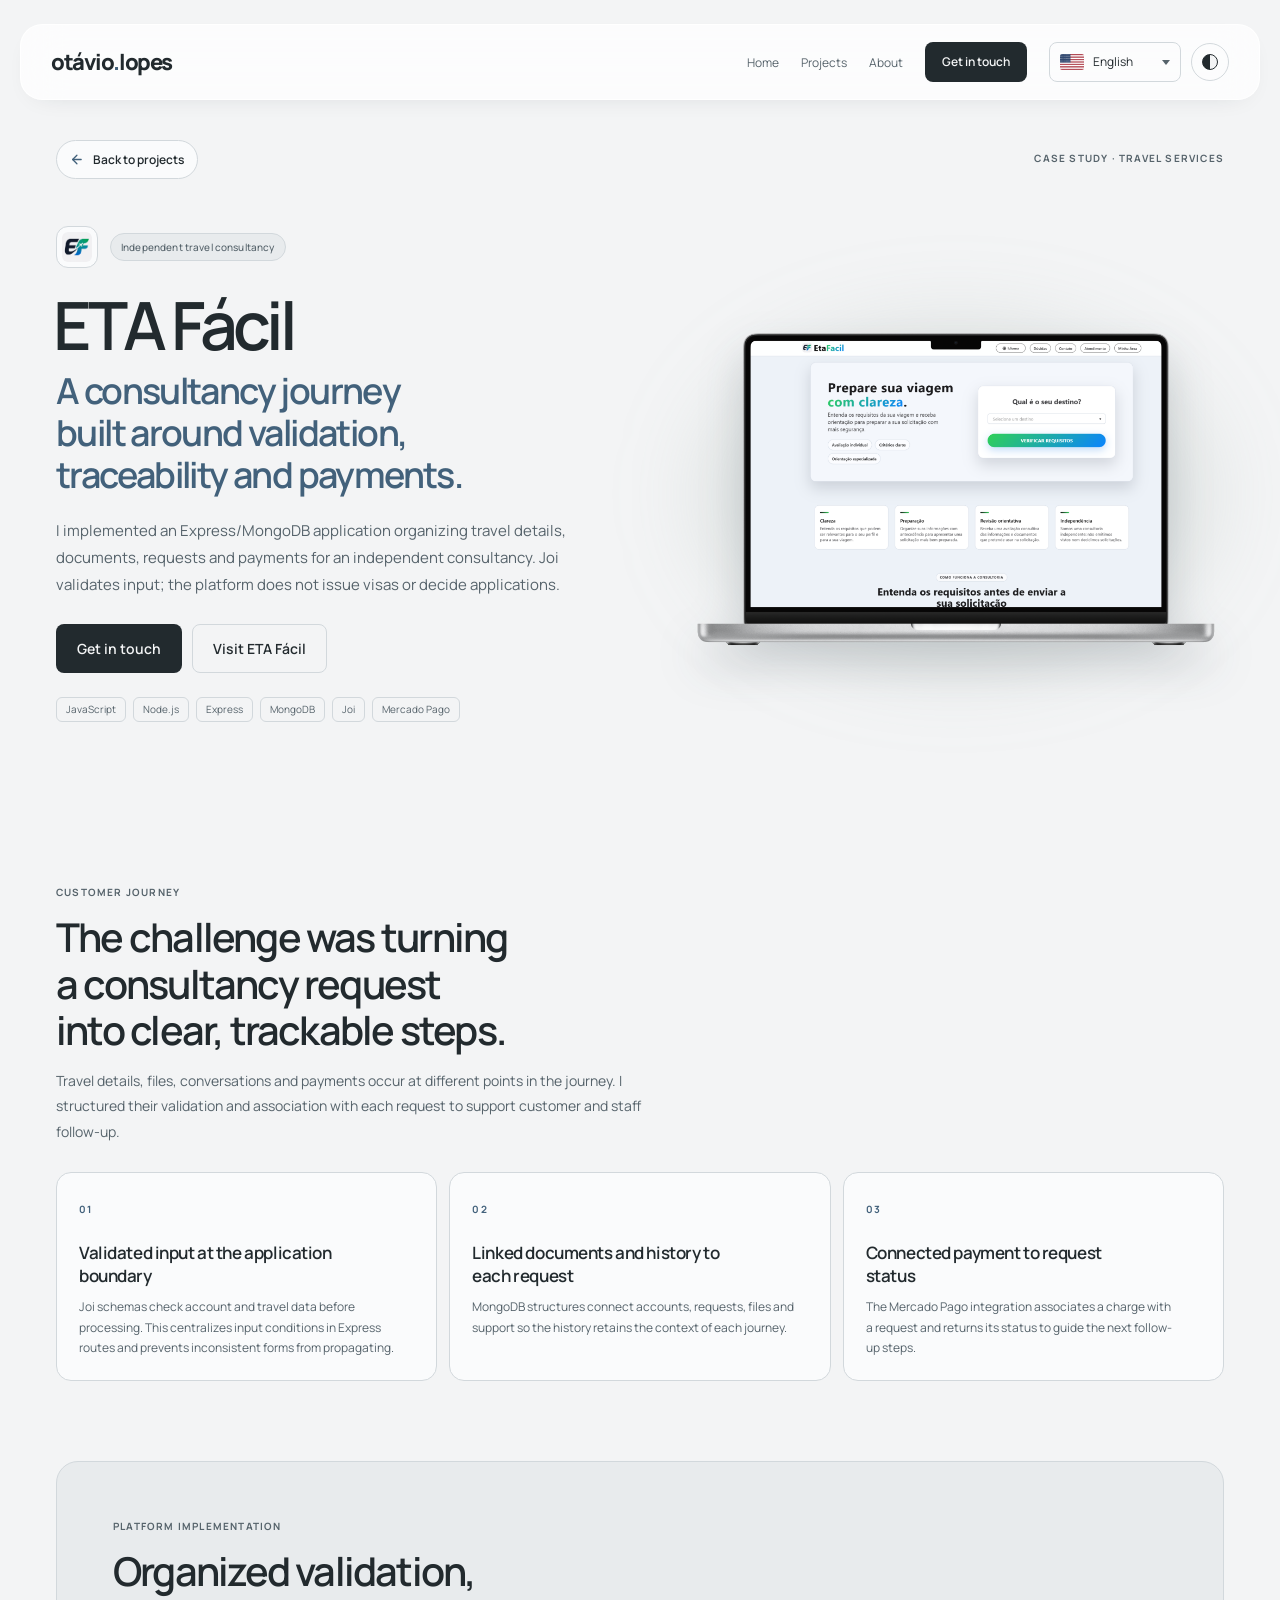
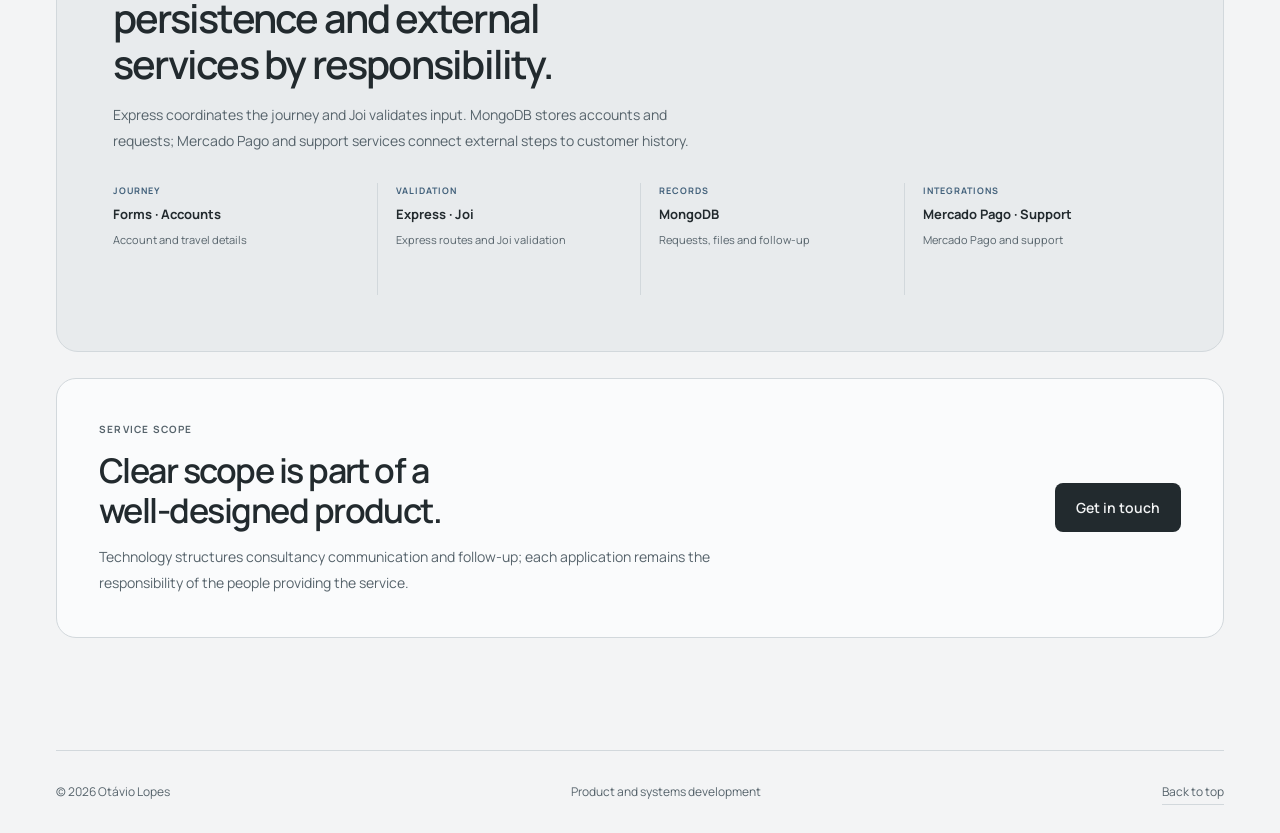
<file: projetos/etafacil.html>
<!doctype html>
<html lang="pt-BR">
  <head>
    <meta charset="UTF-8" />
    <meta name="viewport" content="width=device-width, initial-scale=1" />
    <title>ETA Fácil: consultoria de elegibilidade para viagens | Otávio Lopes</title>
    <meta
      name="description"
      content="Plataforma de consultoria independente para compreender requisitos de viagem e preparar solicitações com mais clareza."
    />
    <meta name="theme-color" content="#f3f4f5" />
    <meta property="og:type" content="website" />
    <meta property="og:site_name" content="Otávio Lopes" />
    <meta
      property="og:title"
      content="ETA Fácil: consultoria de elegibilidade para viagens | Otávio Lopes"
    />
    <meta
      property="og:description"
      content="Plataforma de consultoria independente para compreender requisitos de viagem e preparar solicitações com mais clareza."
    />
    <meta
      property="og:url"
      content="https://otaviolopes.com.br/projetos/etafacil.html"
    />
    <meta property="og:locale" content="pt_BR" />
    <meta
      property="og:image"
      content="https://otaviolopes.com.br/imagens/projects/etafacil/macbook.png"
    />
    <meta name="twitter:card" content="summary_large_image" />
    <meta
      name="twitter:title"
      content="ETA Fácil: consultoria de elegibilidade para viagens | Otávio Lopes"
    />
    <meta
      name="twitter:description"
      content="Plataforma de consultoria independente para compreender requisitos de viagem e preparar solicitações com mais clareza."
    />
    <meta
      name="twitter:image"
      content="https://otaviolopes.com.br/imagens/projects/etafacil/macbook.png"
    />
    <link
      rel="canonical"
      href="https://otaviolopes.com.br/projetos/etafacil.html"
    />
    <link rel="icon" type="image/webp" href="../imagens/brand/favicon.webp" />
    <link
      rel="preload"
      href="../fonts/manrope-latin.woff2"
      as="font"
      type="font/woff2"
      crossorigin
    />
    <script>
      (() => {
        let theme;
        try {
          theme = localStorage.getItem("otavio-theme-choice");
        } catch (_) {}
        document.documentElement.dataset.theme = ["light", "dark"].includes(
          theme,
        )
          ? theme
          : matchMedia("(prefers-color-scheme: dark)").matches
            ? "dark"
            : "light";
      })();
    </script>
    <script type="application/ld+json">
      {
        "@context": "https://schema.org",
        "@graph": [
          {
            "@type": "WebPage",
            "@id": "https://otaviolopes.com.br/projetos/etafacil.html#webpage",
            "url": "https://otaviolopes.com.br/projetos/etafacil.html",
            "name": "ETA Fácil: consultoria de elegibilidade para viagens | Otávio Lopes",
            "description": "Plataforma de consultoria independente para compreender requisitos de viagem e preparar solicitações com mais clareza.",
            "inLanguage": "pt-BR",
            "isPartOf": {
              "@id": "https://otaviolopes.com.br/#website"
            },
            "author": {
              "@id": "https://otaviolopes.com.br/#person"
            },
            "mainEntity": {
              "@id": "https://otaviolopes.com.br/projetos/etafacil.html#software"
            },
            "breadcrumb": {
              "@id": "https://otaviolopes.com.br/projetos/etafacil.html#breadcrumb"
            },
            "primaryImageOfPage": {
              "@id": "https://otaviolopes.com.br/projetos/etafacil.html#primary-image"
            }
          },
          {
            "@type": "SoftwareApplication",
            "@id": "https://otaviolopes.com.br/projetos/etafacil.html#software",
            "name": "ETA Fácil",
            "url": "https://otaviolopes.com.br/projetos/etafacil.html",
            "description": "Plataforma de consultoria independente para compreender requisitos de viagem e preparar solicitações com mais clareza.",
            "applicationCategory": "BusinessApplication",
            "image": "https://otaviolopes.com.br/imagens/projects/etafacil/macbook.png",
            "inLanguage": "pt-BR",
            "creator": {
              "@id": "https://otaviolopes.com.br/#person"
            },
            "mainEntityOfPage": {
              "@id": "https://otaviolopes.com.br/projetos/etafacil.html#webpage"
            },
            "featureList": [
              "A jornada reúne destino, nacionalidade e informações da viagem para ajudar a identificar requisitos que merecem atenção.",
              "O fluxo orienta o envio das informações necessárias e apresenta pontos de atenção para a preparação da solicitação.",
              "A área do cliente reúne a avaliação contratada e as orientações recebidas para apoiar a organização da viagem.",
              "A ETA Fácil não emite vistos ou autorizações, não representa governos e não decide solicitações."
            ],
            "sameAs": "https://etafacil.cloud/"
          },
          {
            "@type": "BreadcrumbList",
            "@id": "https://otaviolopes.com.br/projetos/etafacil.html#breadcrumb",
            "itemListElement": [
              {
                "@type": "ListItem",
                "position": 1,
                "name": "Início",
                "item": "https://otaviolopes.com.br/"
              },
              {
                "@type": "ListItem",
                "position": 2,
                "name": "ETA Fácil",
                "item": "https://otaviolopes.com.br/projetos/etafacil.html"
              }
            ]
          },
          {
            "@type": "ImageObject",
            "@id": "https://otaviolopes.com.br/projetos/etafacil.html#primary-image",
            "contentUrl": "https://otaviolopes.com.br/imagens/projects/etafacil/macbook.png",
            "caption": "MacBook da ETA Fácil exibindo a plataforma de orientação para viagens",
            "width": 3944,
            "height": 2564
          },
          {
            "@type": "Person",
            "@id": "https://otaviolopes.com.br/#person",
            "name": "Otávio Lopes",
            "url": "https://otaviolopes.com.br/"
          },
          {
            "@type": "WebSite",
            "@id": "https://otaviolopes.com.br/#website",
            "name": "Otávio Lopes",
            "url": "https://otaviolopes.com.br/"
          }
        ]
      }
    </script>
    <link rel="stylesheet" href="../vendor/select2.min.css" />
    <link rel="stylesheet" href="../styles.css" />
    <meta name="author" content="Otávio Lopes" />
    <meta name="robots" content="index, follow, max-image-preview:large" />
    <meta
      property="og:image:alt"
      content="MacBook da ETA Fácil exibindo a plataforma de orientação para viagens"
      data-i18n-meta="etafacil_alt"
    />
    <meta
      name="twitter:image:alt"
      content="MacBook da ETA Fácil exibindo a plataforma de orientação para viagens"
      data-i18n-meta="etafacil_alt"
    />
    <meta property="og:image:width" content="3944" />
    <meta property="og:image:height" content="2564" />
  </head>
  <body data-project="etafacil">
    <a class="skip-link" href="#conteudo" data-i18n="skip"
      >Ir para o conteúdo</a
    >
    <header class="site-header container">
      <a class="brand" href="../index.html" aria-label="otávio.lopes"
        >otávio<span class="brand-dot">.</span>lopes</a
      >
      <nav
        id="navigation"
        class="main-nav"
        aria-label="Navegação principal"
        data-i18n-aria="navigation"
      >
        <a href="../index.html#inicio" data-i18n="nav_home">Início</a
        ><a href="../todos-projetos.html#projetos" data-i18n="nav_projects">Projetos</a
        ><a href="../index.html#sobre" data-i18n="nav_about">Sobre</a
        ><button
          class="button header-contact contact-open"
          type="button"
          data-i18n="contact_action"
          aria-haspopup="dialog"
          aria-controls="contact-dialog"
        >
          Entrar em contato
        </button>
      </nav>
      <div class="header-controls">
        <label class="sr-only" for="language" data-i18n="language"
          >Idioma</label
        >
        <div class="language-picker">
          <select id="language">
            <option value="auto" data-i18n="detect_language">Detectar idioma</option>
            <option value="pt-BR" lang="pt-BR">Português (Brasil)</option>
            <option value="pt-PT" lang="pt-PT">Português (Portugal)</option>
            <option value="en-US" lang="en-US">English (USA)</option>
            <option value="es" lang="es-ES">Español (España)</option>
          </select>
        </div>
        <button
          type="button"
          class="theme-toggle"
          aria-label="Ativar tema escuro"
          aria-pressed="false"
        >
          <span class="theme-symbol" aria-hidden="true"></span>
        </button>
        <button
          type="button"
          class="nav-toggle"
          aria-label="Menu"
          data-i18n-aria="menu"
          aria-controls="navigation"
          aria-expanded="false"
        >
          <span data-i18n="menu">Menu</span
          ><span class="menu-symbol" aria-hidden="true"></span>
        </button>
      </div>
    </header>
    <main id="conteudo" class="case-page case-page--eta container">
  <nav class="case-topline" aria-label="Navegação do estudo de caso" data-i18n-aria="case_nav_aria"><a class="case-back-button" href="../todos-projetos.html#projetos"><svg viewBox="0 0 24 24" fill="none" stroke="currentColor" stroke-width="1.8" stroke-linecap="round" stroke-linejoin="round" aria-hidden="true"><path d="m14 18-6-6 6-6"/><path d="M8 12h12"/></svg><span data-i18n="back_projects">Voltar aos projetos</span></a><span class="case-topline-note" data-i18n="case_topline_note">ESTUDO DE CASO · SERVIÇOS DE VIAGEM</span></nav>
  <section class="case-hero case-hero--laptop" aria-labelledby="case-title">
    <div class="case-hero-copy"><div class="case-brandline"><img class="case-brand-logo" src="../imagens/projects/etafacil/logo.png" width="56" height="56" alt="" aria-hidden="true"/><p class="case-category" data-i18n="case_category">Consultoria independente para viagens</p></div><h1 id="case-title">ETA Fácil</h1><h2 class="case-headline" data-i18n="case_title">Uma jornada de consultoria com validação, rastreabilidade e pagamentos.</h2><p class="case-lead" data-i18n="case_intro">Implementei uma aplicação Express/MongoDB que estrutura informações de viagem, documentos, solicitações e pagamentos para uma consultoria independente. Joi valida entradas; a plataforma não emite vistos nem decide solicitações.</p><div class="case-actions"><button class="button contact-open" type="button" aria-haspopup="dialog" aria-controls="contact-dialog" data-i18n="contact_action">Entrar em contato</button><a class="button button-secondary" href="https://etafacil.cloud/" target="_blank" rel="noopener noreferrer" data-i18n="visit_eta">Acessar a ETA Fácil</a></div><ul class="case-tech-list" aria-label="Tecnologias do projeto" data-i18n-aria="case_tech_aria"><li>JavaScript</li><li>Node.js</li><li>Express</li><li>MongoDB</li><li>Joi</li><li>Mercado Pago</li></ul></div>
    <figure class="case-art case-art--laptop case-art--eta"><img src="../imagens/projects/etafacil/macbook.png" alt="Plataforma ETA Fácil aberta em um MacBook" data-i18n-alt="eta_laptop_alt" width="3944" height="2564" loading="eager"/></figure>
  </section>
  <section class="case-story" aria-labelledby="case-story-title"><div class="case-section-heading"><p class="case-section-label" data-i18n="case_story_label">Jornada do cliente</p><h2 id="case-story-title" data-i18n="case_story_title">O desafio foi transformar uma solicitação consultiva em etapas claras e acompanháveis.</h2><p data-i18n="case_story_text">Dados de viagem, arquivos, interações e pagamentos aparecem em momentos diferentes da jornada. Estruturei sua validação e associação ao pedido para apoiar o acompanhamento pela pessoa e pela equipe.</p></div><div class="case-feature-grid">
    <article class="case-feature-card"><span class="case-feature-index">01</span><h3 data-i18n="case_feature_1_title">Validei entradas na camada de aplicação</h3><p data-i18n="case_feature_1_text">Schemas Joi verificam dados de conta e viagem antes do processamento. Isso concentra as condições de entrada em rotas Express e evita propagar formulários inconsistentes.</p></article>
    <article class="case-feature-card"><span class="case-feature-index">02</span><h3 data-i18n="case_feature_2_title">Vinculei documentos e histórico ao pedido</h3><p data-i18n="case_feature_2_text">A estrutura MongoDB relaciona conta, solicitação, arquivos e suporte para que o histórico mantenha o contexto da jornada individual.</p></article>
    <article class="case-feature-card"><span class="case-feature-index">03</span><h3 data-i18n="case_feature_3_title">Conectei pagamento ao estado da solicitação</h3><p data-i18n="case_feature_3_text">A integração com Mercado Pago associa a cobrança ao pedido e devolve o estado à aplicação para orientar os próximos passos do acompanhamento.</p></article>
  </div></section>
  <section class="case-engineering" id="case-engineering" aria-labelledby="case-engineering-title"><div class="case-section-heading"><p class="case-section-label" data-i18n="case_arch_label">Construção da plataforma</p><h2 id="case-engineering-title" data-i18n="case_arch_title">Organizei validação, persistência e serviços externos por responsabilidade.</h2><p data-i18n="case_arch_text">Express coordena a jornada e Joi valida os dados de entrada. MongoDB armazena contas e pedidos; Mercado Pago e serviços de suporte conectam etapas externas ao histórico do cliente.</p></div><ol class="case-architecture-flow" aria-hidden="true"><li><span data-i18n="case_arch_step_1_label">JORNADA</span><strong data-i18n="case_arch_step_1_tech">Formulários · Contas</strong><small data-i18n="case_layer_1_text">Cadastro e dados da viagem</small></li><li><span data-i18n="case_arch_step_2_label">VALIDAÇÃO</span><strong>Express · Joi</strong><small data-i18n="case_layer_2_text">Rotas Express e validação Joi</small></li><li><span data-i18n="case_arch_step_3_label">REGISTOS</span><strong>MongoDB</strong><small data-i18n="case_layer_3_text">Pedidos, arquivos e acompanhamento</small></li><li><span data-i18n="case_arch_step_4_label">INTEGRAÇÕES</span><strong data-i18n="case_arch_step_4_tech">Mercado Pago · Apoio</strong><small data-i18n="case_layer_4_text">Mercado Pago e suporte</small></li></ol></section>
  <section class="case-closing" aria-labelledby="case-closing-title"><div><p class="case-section-label" data-i18n="case_cta_label">Escopo do serviço</p><h2 id="case-closing-title" data-i18n="case_cta_title">Transparência sobre o escopo faz parte de um bom produto.</h2><p data-i18n="case_cta_text">A tecnologia estrutura a comunicação e o acompanhamento da consultoria; a análise de cada solicitação continua sob responsabilidade das pessoas que prestam o serviço.</p></div><button class="button contact-open" type="button" aria-haspopup="dialog" aria-controls="contact-dialog" data-i18n="contact_action">Entrar em contato</button></section>
</main>
    <footer class="container site-footer">
      <p>© <span id="current-year">2026</span> Otávio Lopes</p>
      <p data-i18n="footer">Desenvolvimento de produtos e sistemas</p>
      <a href="../index.html" class="text-link"
        ><span data-i18n="back">Voltar ao início</span></a
      >
    </footer>
    <dialog
      id="contact-dialog"
      class="contact-dialog"
      aria-labelledby="contact-dialog-title"
    >
      <div class="dialog-heading">
        <h2 id="contact-dialog-title" data-i18n="contact_action">
          Entrar em contato
        </h2>
        <button
          class="dialog-close contact-dialog-close"
          type="button"
          aria-label="Fechar"
          data-i18n-aria="close"
        >
          <svg
            viewBox="0 0 24 24"
            fill="none"
            stroke="currentColor"
            stroke-width="1.75"
            stroke-linecap="round"
            aria-hidden="true"
          >
            <path d="m6 6 12 12M18 6 6 18" />
          </svg>
        </button>
      </div>
      <div class="contact-dialog-grid">
        <section
          class="contact-form-card"
          aria-labelledby="contact-intro-title"
        >
          <h3 id="contact-intro-title" data-i18n="contact_intro">
            Qual é o próximo passo do seu projeto?
          </h3>
          <p data-i18n="contact_intro_text">
            Conte o que você quer construir ou melhorar e em que ponto está
            hoje.
          </p>
          <form
            id="contact-form"
            class="contact-form"
            action="https://formspree.io/f/xaeqbloy"
            method="POST"
            aria-describedby="contact-status"
          >
            <div class="contact-fields">
              <div class="form-field">
                <label for="contact-name" data-i18n="form_name">Nome</label
                ><input
                  id="contact-name"
                  name="name"
                  type="text"
                  autocomplete="name"
                  required
                  maxlength="120"
                />
              </div>
              <div class="form-field">
                <label for="contact-email" data-i18n="form_email"
                  >Seu e-mail</label
                ><input
                  id="contact-email"
                  name="email"
                  type="email"
                  autocomplete="email"
                  required
                  maxlength="254"
                />
              </div>
            </div>
            <div class="form-field">
              <label for="contact-message" data-i18n="form_message"
                >Sua mensagem</label
              ><textarea
                id="contact-message"
                name="message"
                rows="5"
                required
                maxlength="10000"
              ></textarea>
            </div>
            <input
              class="form-honeypot"
              type="text"
              name="_gotcha"
              tabindex="-1"
              autocomplete="off"
              aria-hidden="true"
            />
            <button class="button form-submit" type="submit">
              <span data-i18n="form_send">Enviar mensagem</span>
            </button>
            <p
              id="contact-status"
              class="contact-status"
              role="status"
              aria-live="polite"
              aria-atomic="true"
            ></p>
          </form>
        </section>
        <aside
          class="contact-response-card"
          aria-labelledby="contact-response-title"
        >
          <span class="response-time" data-i18n="contact_response_time"
            >Até 8h</span
          >
          <h3 id="contact-response-title" data-i18n="contact_response_title">
            Para o primeiro retorno.
          </h3>
          <p data-i18n="contact_response_text">
            Leio sua mensagem e retorno por e-mail para entender o que você
            precisa.
          </p>
          <div class="contact-direct">
            <svg
              class="icon"
              viewBox="0 0 24 24"
              fill="none"
              stroke="currentColor"
              stroke-width="1.5"
              aria-hidden="true"
            >
              <path
                d="M21 11.5a8.5 8.5 0 0 1-8.5 8.5H4l-2 2V11.5A8.5 8.5 0 0 1 10.5 3H13a8 8 0 0 1 8 8.5Z"
              />
              <path d="M7 10h10M7 14h6" />
            </svg>
            <div>
              <h4 data-i18n="contact_direct_title">
                Depois, a conversa segue de perto.
              </h4>
              <p data-i18n="contact_direct_text">
                Combinamos um canal direto para trocar ideias e resolver os
                próximos passos com agilidade.
              </p>
            </div>
          </div>
        </aside>
      </div>
    </dialog>
    <script src="../vendor/jquery.min.js" defer></script>
    <script src="../vendor/select2.min.js" defer></script>
    <script src="./content.js" defer></script>
    <script src="../script.js" defer></script>
  </body>
</html>
</file>
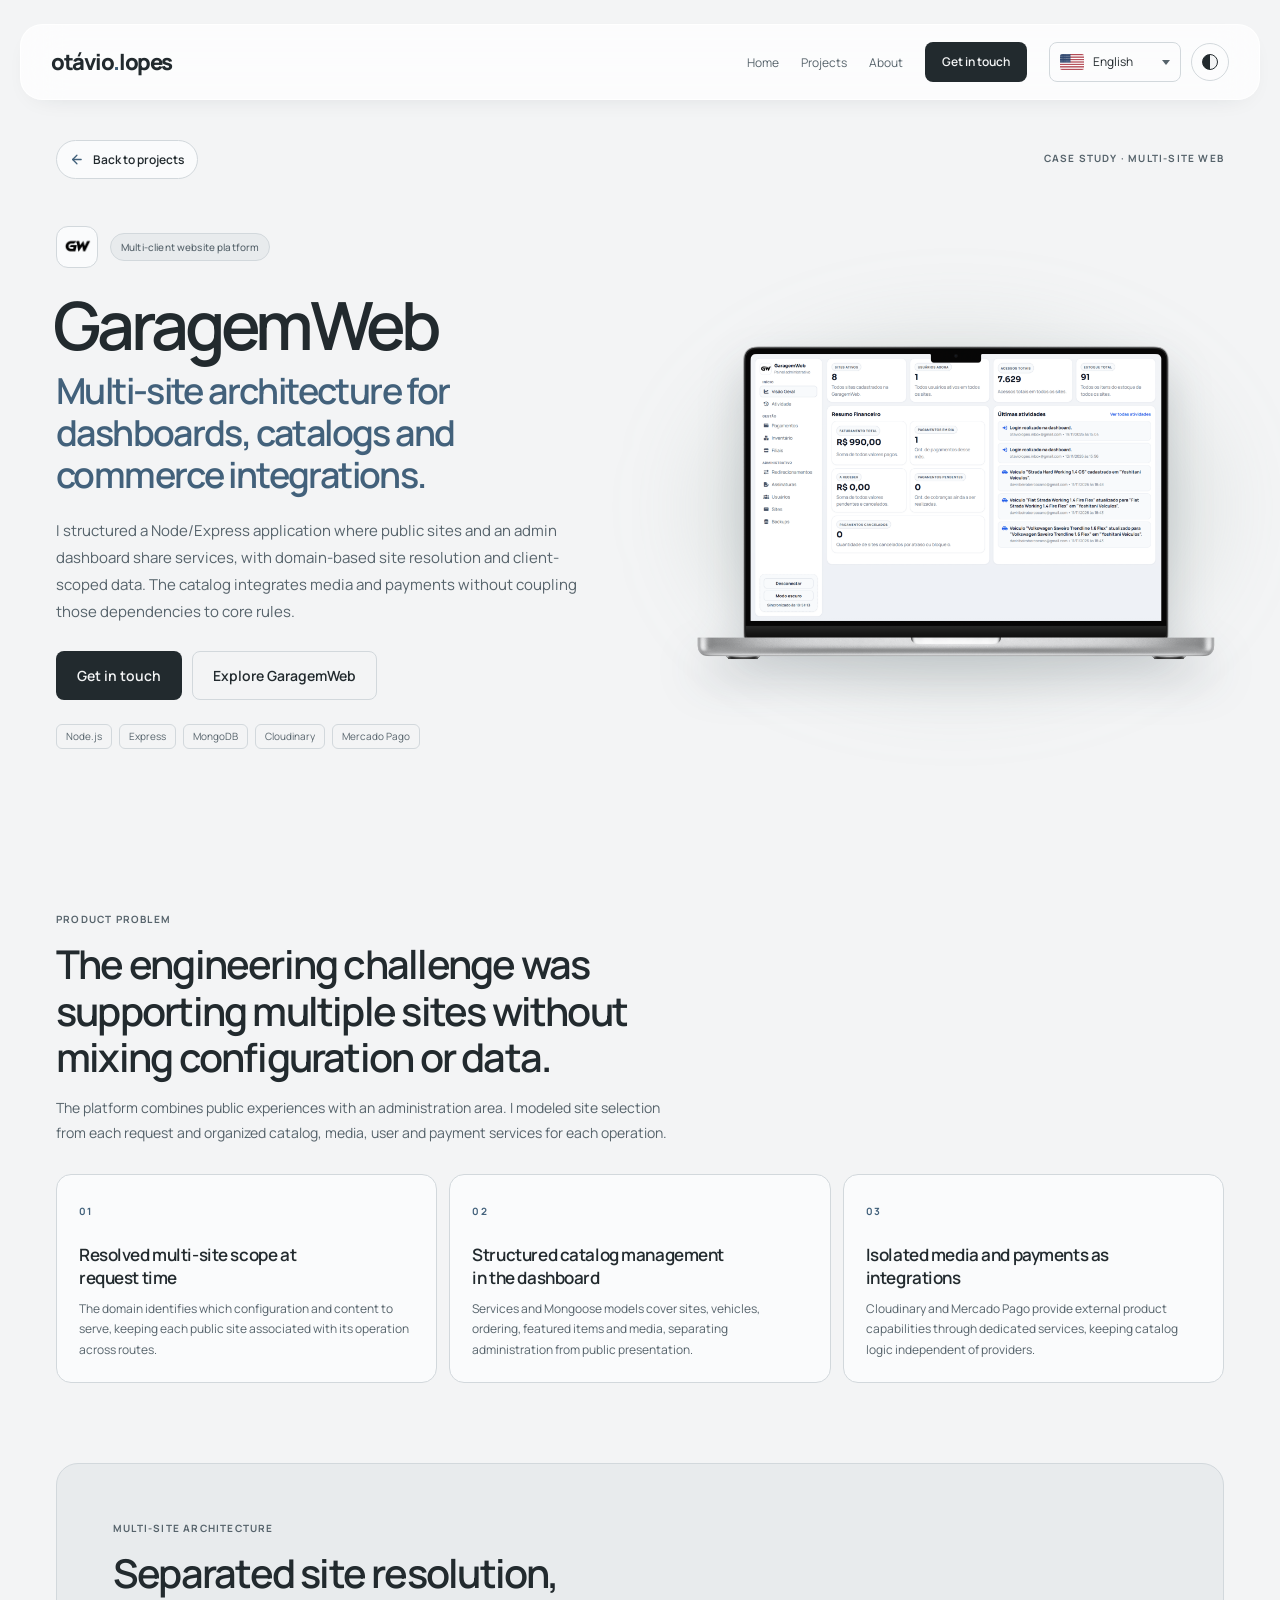
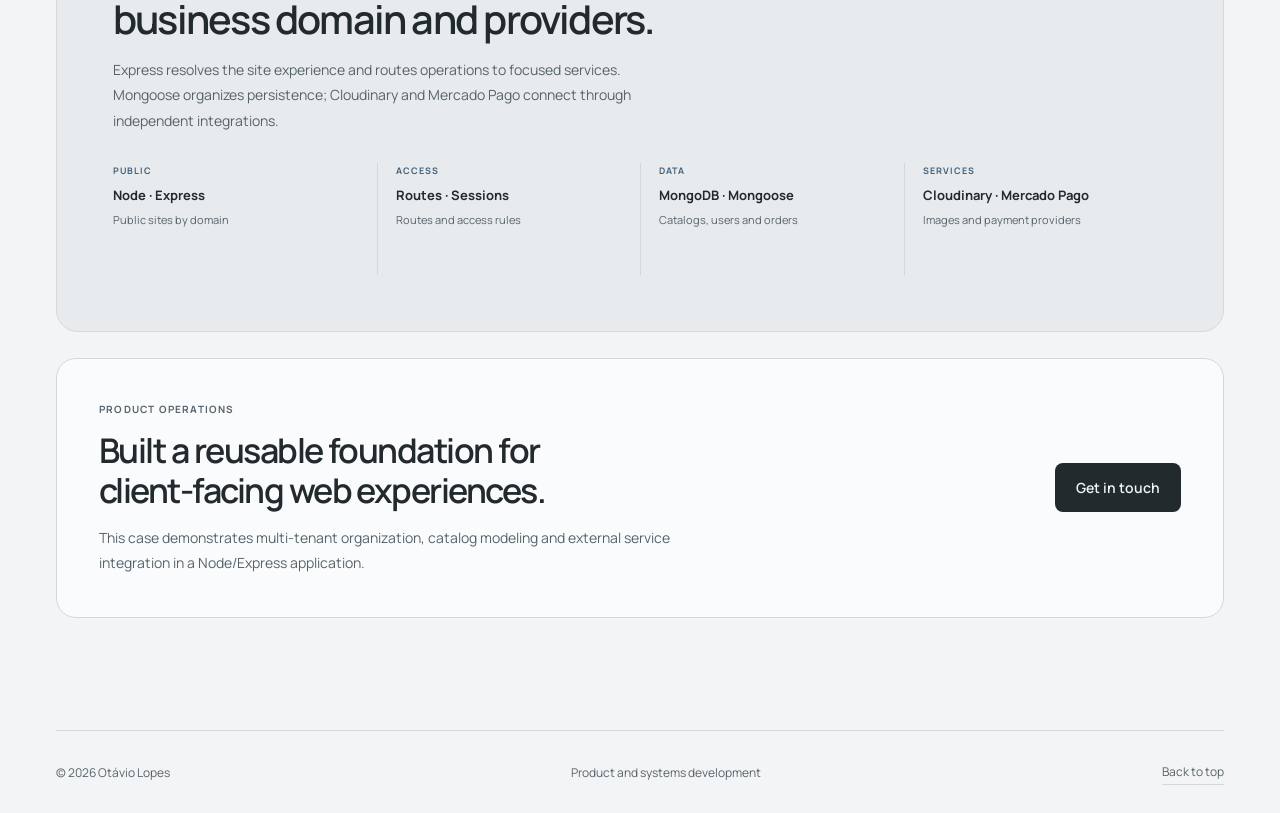
<file: projetos/garagemweb.html>
<!doctype html>
<html lang="pt-BR">
  <head>
    <meta charset="UTF-8" />
    <meta name="viewport" content="width=device-width, initial-scale=1" />
    <title>GaragemWeb: sites e plataforma de gestão | Otávio Lopes</title>
    <meta
      name="description"
      content="Sites, catálogos e landing pages com gestão de conteúdo e base preparada para crescer."
    />
    <meta name="theme-color" content="#f3f4f5" />
    <meta property="og:type" content="website" />
    <meta property="og:site_name" content="Otávio Lopes" />
    <meta
      property="og:title"
      content="GaragemWeb: sites e plataforma de gestão | Otávio Lopes"
    />
    <meta
      property="og:description"
      content="Sites, catálogos e landing pages com gestão de conteúdo e base preparada para crescer."
    />
    <meta
      property="og:url"
      content="https://otaviolopes.com.br/projetos/garagemweb.html"
    />
    <meta property="og:locale" content="pt_BR" />
    <meta
      property="og:image"
      content="https://otaviolopes.com.br/imagens/projects/garagemweb/macbook.png"
    />
    <meta name="twitter:card" content="summary_large_image" />
    <meta
      name="twitter:title"
      content="GaragemWeb: sites e plataforma de gestão | Otávio Lopes"
    />
    <meta
      name="twitter:description"
      content="Sites, catálogos e landing pages com gestão de conteúdo e base preparada para crescer."
    />
    <meta
      name="twitter:image"
      content="https://otaviolopes.com.br/imagens/projects/garagemweb/macbook.png"
    />
    <link
      rel="canonical"
      href="https://otaviolopes.com.br/projetos/garagemweb.html"
    />
    <link rel="icon" type="image/webp" href="../imagens/brand/favicon.webp" />
    <link
      rel="preload"
      href="../fonts/manrope-latin.woff2"
      as="font"
      type="font/woff2"
      crossorigin
    />
    <script>
      (() => {
        let theme;
        try {
          theme = localStorage.getItem("otavio-theme-choice");
        } catch (_) {}
        document.documentElement.dataset.theme = ["light", "dark"].includes(
          theme,
        )
          ? theme
          : matchMedia("(prefers-color-scheme: dark)").matches
            ? "dark"
            : "light";
      })();
    </script>
    <script type="application/ld+json">
      {
        "@context": "https://schema.org",
        "@graph": [
          {
            "@type": "WebPage",
            "@id": "https://otaviolopes.com.br/projetos/garagemweb.html#webpage",
            "url": "https://otaviolopes.com.br/projetos/garagemweb.html",
            "name": "GaragemWeb: sites e plataforma de gestão | Otávio Lopes",
            "description": "Sites, catálogos e landing pages com gestão de conteúdo e base preparada para crescer.",
            "inLanguage": "pt-BR",
            "isPartOf": {
              "@id": "https://otaviolopes.com.br/#website"
            },
            "author": {
              "@id": "https://otaviolopes.com.br/#person"
            },
            "mainEntity": {
              "@id": "https://otaviolopes.com.br/projetos/garagemweb.html#software"
            },
            "breadcrumb": {
              "@id": "https://otaviolopes.com.br/projetos/garagemweb.html#breadcrumb"
            },
            "primaryImageOfPage": {
              "@id": "https://otaviolopes.com.br/projetos/garagemweb.html#primary-image"
            }
          },
          {
            "@type": "SoftwareApplication",
            "@id": "https://otaviolopes.com.br/projetos/garagemweb.html#software",
            "name": "GaragemWeb",
            "url": "https://otaviolopes.com.br/projetos/garagemweb.html",
            "description": "Sites, catálogos e landing pages com gestão de conteúdo e base preparada para crescer.",
            "applicationCategory": "BusinessApplication",
            "image": "https://otaviolopes.com.br/imagens/projects/garagemweb/macbook.png",
            "inLanguage": "pt-BR",
            "creator": {
              "@id": "https://otaviolopes.com.br/#person"
            },
            "mainEntityOfPage": {
              "@id": "https://otaviolopes.com.br/projetos/garagemweb.html#webpage"
            },
            "featureList": [
              "Sites, landing pages e catálogos organizam produtos, serviços e caminhos de contato para tornar a oferta mais fácil de entender.",
              "A plataforma centraliza páginas e informações para que sua equipe faça ajustes com autonomia, sem depender de um novo projeto a cada mudança.",
              "Desempenho, estrutura e SEO fazem parte da construção para apoiar a descoberta do negócio e uma boa experiência em diferentes telas.",
              "A GaragemWeb combina experiência digital e gestão de conteúdo para transformar presença online em um canal ativo do negócio."
            ],
            "sameAs": "https://garagemweb.com/"
          },
          {
            "@type": "BreadcrumbList",
            "@id": "https://otaviolopes.com.br/projetos/garagemweb.html#breadcrumb",
            "itemListElement": [
              {
                "@type": "ListItem",
                "position": 1,
                "name": "Início",
                "item": "https://otaviolopes.com.br/"
              },
              {
                "@type": "ListItem",
                "position": 2,
                "name": "GaragemWeb",
                "item": "https://otaviolopes.com.br/projetos/garagemweb.html"
              }
            ]
          },
          {
            "@type": "ImageObject",
            "@id": "https://otaviolopes.com.br/projetos/garagemweb.html#primary-image",
            "contentUrl": "https://otaviolopes.com.br/imagens/projects/garagemweb/macbook.png",
            "caption": "MacBook da GaragemWeb exibindo o painel administrativo e financeiro",
            "width": 3944,
            "height": 2564
          },
          {
            "@type": "Person",
            "@id": "https://otaviolopes.com.br/#person",
            "name": "Otávio Lopes",
            "url": "https://otaviolopes.com.br/"
          },
          {
            "@type": "WebSite",
            "@id": "https://otaviolopes.com.br/#website",
            "name": "Otávio Lopes",
            "url": "https://otaviolopes.com.br/"
          }
        ]
      }
    </script>
    <link rel="stylesheet" href="../vendor/select2.min.css" />
    <link rel="stylesheet" href="../styles.css" />
    <meta name="author" content="Otávio Lopes" />
    <meta name="robots" content="index, follow, max-image-preview:large" />
    <meta
      property="og:image:alt"
      content="MacBook da GaragemWeb exibindo o painel administrativo e financeiro"
      data-i18n-meta="garage_alt"
    />
    <meta
      name="twitter:image:alt"
      content="MacBook da GaragemWeb exibindo o painel administrativo e financeiro"
      data-i18n-meta="garage_alt"
    />
    <meta property="og:image:width" content="3944" />
    <meta property="og:image:height" content="2564" />
  </head>
  <body data-project="garagemweb">
    <a class="skip-link" href="#conteudo" data-i18n="skip"
      >Ir para o conteúdo</a
    >
    <header class="site-header container">
      <a class="brand" href="../index.html" aria-label="otávio.lopes"
        >otávio<span class="brand-dot">.</span>lopes</a
      >
      <nav
        id="navigation"
        class="main-nav"
        aria-label="Navegação principal"
        data-i18n-aria="navigation"
      >
        <a href="../index.html#inicio" data-i18n="nav_home">Início</a
        ><a href="../todos-projetos.html#projetos" data-i18n="nav_projects">Projetos</a
        ><a href="../index.html#sobre" data-i18n="nav_about">Sobre</a
        ><button
          class="button header-contact contact-open"
          type="button"
          data-i18n="contact_action"
          aria-haspopup="dialog"
          aria-controls="contact-dialog"
        >
          Entrar em contato
        </button>
      </nav>
      <div class="header-controls">
        <label class="sr-only" for="language" data-i18n="language"
          >Idioma</label
        >
        <div class="language-picker">
          <select id="language">
            <option value="auto" data-i18n="detect_language">Detectar idioma</option>
            <option value="pt-BR" lang="pt-BR">Português (Brasil)</option>
            <option value="pt-PT" lang="pt-PT">Português (Portugal)</option>
            <option value="en-US" lang="en-US">English (USA)</option>
            <option value="es" lang="es-ES">Español (España)</option>
          </select>
        </div>
        <button
          type="button"
          class="theme-toggle"
          aria-label="Ativar tema escuro"
          aria-pressed="false"
        >
          <span class="theme-symbol" aria-hidden="true"></span>
        </button>
        <button
          type="button"
          class="nav-toggle"
          aria-label="Menu"
          data-i18n-aria="menu"
          aria-controls="navigation"
          aria-expanded="false"
        >
          <span data-i18n="menu">Menu</span
          ><span class="menu-symbol" aria-hidden="true"></span>
        </button>
      </div>
    </header>
    <main id="conteudo" class="case-page case-page--garage container">
  <nav class="case-topline" aria-label="Navegação do estudo de caso" data-i18n-aria="case_nav_aria"><a class="case-back-button" href="../todos-projetos.html#projetos"><svg viewBox="0 0 24 24" fill="none" stroke="currentColor" stroke-width="1.8" stroke-linecap="round" stroke-linejoin="round" aria-hidden="true"><path d="m14 18-6-6 6-6"/><path d="M8 12h12"/></svg><span data-i18n="back_projects">Voltar aos projetos</span></a><span class="case-topline-note" data-i18n="case_topline_note">ESTUDO DE CASO · WEB MULTI-SITE</span></nav>
  <section class="case-hero case-hero--laptop" aria-labelledby="case-title">
    <div class="case-hero-copy"><div class="case-brandline"><img class="case-brand-logo" src="../imagens/projects/garagemweb/logo.webp" width="56" height="56" alt="" aria-hidden="true"/><p class="case-category" data-i18n="case_category">Plataforma de sites e operação multi-cliente</p></div><h1 id="case-title">GaragemWeb</h1><h2 class="case-headline" data-i18n="case_title">Arquitetura multi-site para painel, catálogo e integrações comerciais.</h2><p class="case-lead" data-i18n="case_intro">Estruturei uma aplicação Node/Express em que sites públicos e painel administrativo compartilham serviços, com resolução por domínio e dados delimitados por cliente. O catálogo integra mídia e pagamentos sem acoplar essas dependências às regras centrais.</p><div class="case-actions"><button class="button contact-open" type="button" aria-haspopup="dialog" aria-controls="contact-dialog" data-i18n="contact_action">Entrar em contato</button><a class="button button-secondary" href="https://garagemweb.com/" target="_blank" rel="noopener noreferrer" data-i18n="visit_g">Conheça a GaragemWeb</a></div><ul class="case-tech-list" aria-label="Tecnologias do projeto" data-i18n-aria="case_tech_aria"><li>Node.js</li><li>Express</li><li>MongoDB</li><li>Cloudinary</li><li>Mercado Pago</li></ul></div>
    <figure class="case-art case-art--laptop case-art--garage"><img src="../imagens/projects/garagemweb/macbook.png" alt="Painel da GaragemWeb aberto em um MacBook" data-i18n-alt="garage_laptop_alt" width="3944" height="2564" loading="eager"/></figure>
  </section>
  <section class="case-story" aria-labelledby="case-story-title"><div class="case-section-heading"><p class="case-section-label" data-i18n="case_story_label">Problema de produto</p><h2 id="case-story-title" data-i18n="case_story_title">O problema técnico era suportar vários sites sem cruzar configurações ou dados.</h2><p data-i18n="case_story_text">A plataforma combina experiências públicas com uma área de gestão. Modelei a seleção do site a partir da requisição e organizei os serviços de catálogo, mídia, usuários e cobrança para cada operação.</p></div><div class="case-feature-grid">
    <article class="case-feature-card"><span class="case-feature-index">01</span><h3 data-i18n="case_feature_1_title">Resolvi o escopo multi-site na requisição</h3><p data-i18n="case_feature_1_text">O domínio identifica a configuração e o conteúdo servidos. Essa resolução mantém cada site associado à sua operação ao longo das rotas públicas.</p></article>
    <article class="case-feature-card"><span class="case-feature-index">02</span><h3 data-i18n="case_feature_2_title">Organizei catálogo e edição no painel</h3><p data-i18n="case_feature_2_text">Serviços e modelos Mongoose cobrem sites, veículos, ordem, destaque e mídia, separando rotinas administrativas da apresentação pública.</p></article>
    <article class="case-feature-card"><span class="case-feature-index">03</span><h3 data-i18n="case_feature_3_title">Isolei mídia e pagamentos como integrações</h3><p data-i18n="case_feature_3_text">Cloudinary e Mercado Pago atendem recursos externos do produto por serviços próprios. Assim, a lógica do catálogo não depende diretamente dos provedores.</p></article>
  </div></section>
  <section class="case-engineering" id="case-engineering" aria-labelledby="case-engineering-title"><div class="case-section-heading"><p class="case-section-label" data-i18n="case_arch_label">Arquitetura multi-site</p><h2 id="case-engineering-title" data-i18n="case_arch_title">Separei resolução de site, domínio de negócio e provedores.</h2><p data-i18n="case_arch_text">Express resolve a experiência e encaminha operações a serviços focados. Mongoose organiza a persistência; Cloudinary e Mercado Pago entram por integrações independentes.</p></div><ol class="case-architecture-flow" aria-hidden="true"><li><span data-i18n="case_arch_step_1_label">PÚBLICO</span><strong>Node · Express</strong><small data-i18n="case_layer_1_text">Sites públicos por domínio</small></li><li><span data-i18n="case_arch_step_2_label">ACESSO</span><strong data-i18n="case_arch_step_2_tech">Rotas · Sessões</strong><small data-i18n="case_layer_2_text">Rotas e regras de acesso</small></li><li><span data-i18n="case_arch_step_3_label">DADOS</span><strong>MongoDB · Mongoose</strong><small data-i18n="case_layer_3_text">Catálogos, usuários e pedidos</small></li><li><span data-i18n="case_arch_step_4_label">SERVIÇOS</span><strong>Cloudinary · Mercado Pago</strong><small data-i18n="case_layer_4_text">Imagens e meios de pagamento</small></li></ol></section>
  <section class="case-closing" aria-labelledby="case-closing-title"><div><p class="case-section-label" data-i18n="case_cta_label">Operação de produto</p><h2 id="case-closing-title" data-i18n="case_cta_title">Construí uma base reutilizável para experiências web de clientes.</h2><p data-i18n="case_cta_text">O caso demonstra organização multi-tenant, modelagem de catálogo e integração de serviços externos em uma aplicação Node/Express.</p></div><button class="button contact-open" type="button" aria-haspopup="dialog" aria-controls="contact-dialog" data-i18n="contact_action">Entrar em contato</button></section>
</main>
    <footer class="container site-footer">
      <p>© <span id="current-year">2026</span> Otávio Lopes</p>
      <p data-i18n="footer">Desenvolvimento de produtos e sistemas</p>
      <a href="../index.html" class="text-link"
        ><span data-i18n="back">Voltar ao início</span></a
      >
    </footer>
    <dialog
      id="contact-dialog"
      class="contact-dialog"
      aria-labelledby="contact-dialog-title"
    >
      <div class="dialog-heading">
        <h2 id="contact-dialog-title" data-i18n="contact_action">
          Entrar em contato
        </h2>
        <button
          class="dialog-close contact-dialog-close"
          type="button"
          aria-label="Fechar"
          data-i18n-aria="close"
        >
          <svg
            viewBox="0 0 24 24"
            fill="none"
            stroke="currentColor"
            stroke-width="1.75"
            stroke-linecap="round"
            aria-hidden="true"
          >
            <path d="m6 6 12 12M18 6 6 18" />
          </svg>
        </button>
      </div>
      <div class="contact-dialog-grid">
        <section
          class="contact-form-card"
          aria-labelledby="contact-intro-title"
        >
          <h3 id="contact-intro-title" data-i18n="contact_intro">
            Qual é o próximo passo do seu projeto?
          </h3>
          <p data-i18n="contact_intro_text">
            Conte o que você quer construir ou melhorar e em que ponto está
            hoje.
          </p>
          <form
            id="contact-form"
            class="contact-form"
            action="https://formspree.io/f/xaeqbloy"
            method="POST"
            aria-describedby="contact-status"
          >
            <div class="contact-fields">
              <div class="form-field">
                <label for="contact-name" data-i18n="form_name">Nome</label
                ><input
                  id="contact-name"
                  name="name"
                  type="text"
                  autocomplete="name"
                  required
                  maxlength="120"
                />
              </div>
              <div class="form-field">
                <label for="contact-email" data-i18n="form_email"
                  >Seu e-mail</label
                ><input
                  id="contact-email"
                  name="email"
                  type="email"
                  autocomplete="email"
                  required
                  maxlength="254"
                />
              </div>
            </div>
            <div class="form-field">
              <label for="contact-message" data-i18n="form_message"
                >Sua mensagem</label
              ><textarea
                id="contact-message"
                name="message"
                rows="5"
                required
                maxlength="10000"
              ></textarea>
            </div>
            <input
              class="form-honeypot"
              type="text"
              name="_gotcha"
              tabindex="-1"
              autocomplete="off"
              aria-hidden="true"
            />
            <button class="button form-submit" type="submit">
              <span data-i18n="form_send">Enviar mensagem</span>
            </button>
            <p
              id="contact-status"
              class="contact-status"
              role="status"
              aria-live="polite"
              aria-atomic="true"
            ></p>
          </form>
        </section>
        <aside
          class="contact-response-card"
          aria-labelledby="contact-response-title"
        >
          <span class="response-time" data-i18n="contact_response_time"
            >Até 8h</span
          >
          <h3 id="contact-response-title" data-i18n="contact_response_title">
            Para o primeiro retorno.
          </h3>
          <p data-i18n="contact_response_text">
            Leio sua mensagem e retorno por e-mail para entender o que você
            precisa.
          </p>
          <div class="contact-direct">
            <svg
              class="icon"
              viewBox="0 0 24 24"
              fill="none"
              stroke="currentColor"
              stroke-width="1.5"
              aria-hidden="true"
            >
              <path
                d="M21 11.5a8.5 8.5 0 0 1-8.5 8.5H4l-2 2V11.5A8.5 8.5 0 0 1 10.5 3H13a8 8 0 0 1 8 8.5Z"
              />
              <path d="M7 10h10M7 14h6" />
            </svg>
            <div>
              <h4 data-i18n="contact_direct_title">
                Depois, a conversa segue de perto.
              </h4>
              <p data-i18n="contact_direct_text">
                Combinamos um canal direto para trocar ideias e resolver os
                próximos passos com agilidade.
              </p>
            </div>
          </div>
        </aside>
      </div>
    </dialog>
    <script src="../vendor/jquery.min.js" defer></script>
    <script src="../vendor/select2.min.js" defer></script>
    <script src="./content.js" defer></script>
    <script src="../script.js" defer></script>
  </body>
</html>
</file>
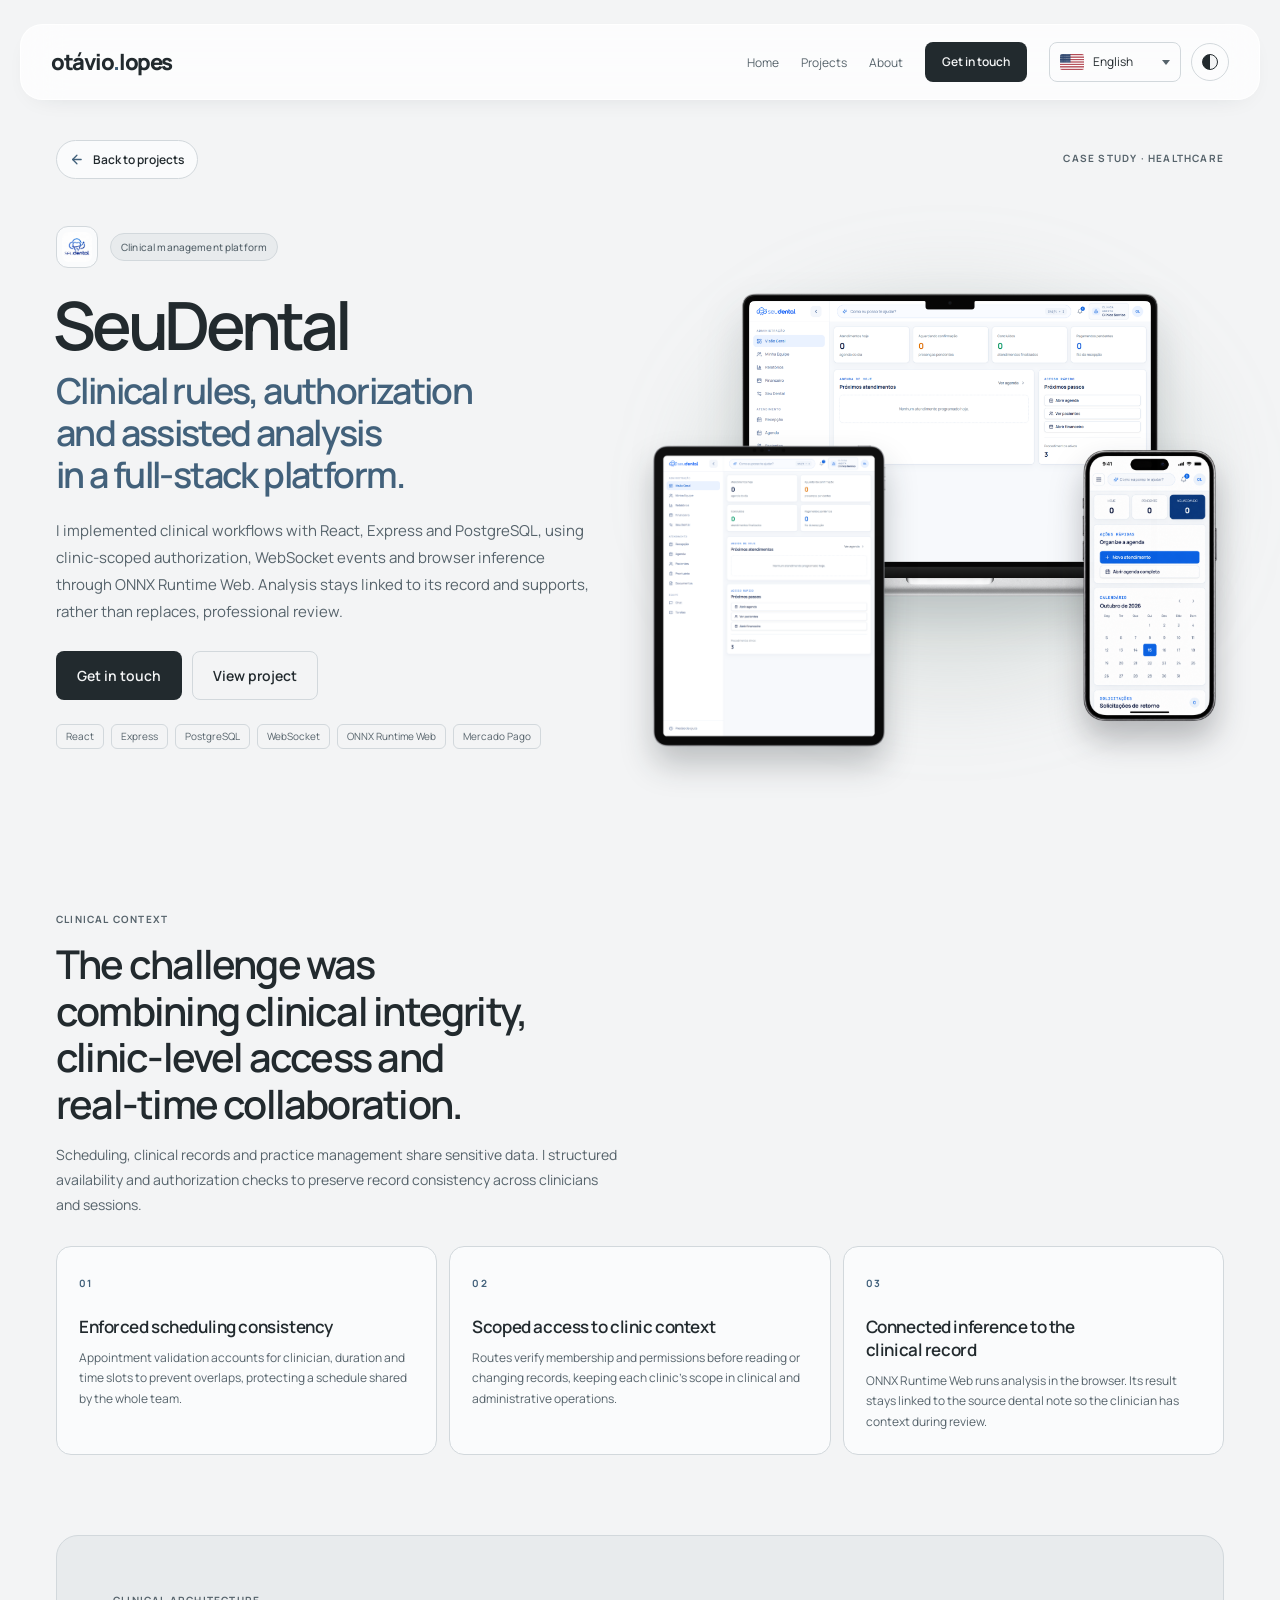
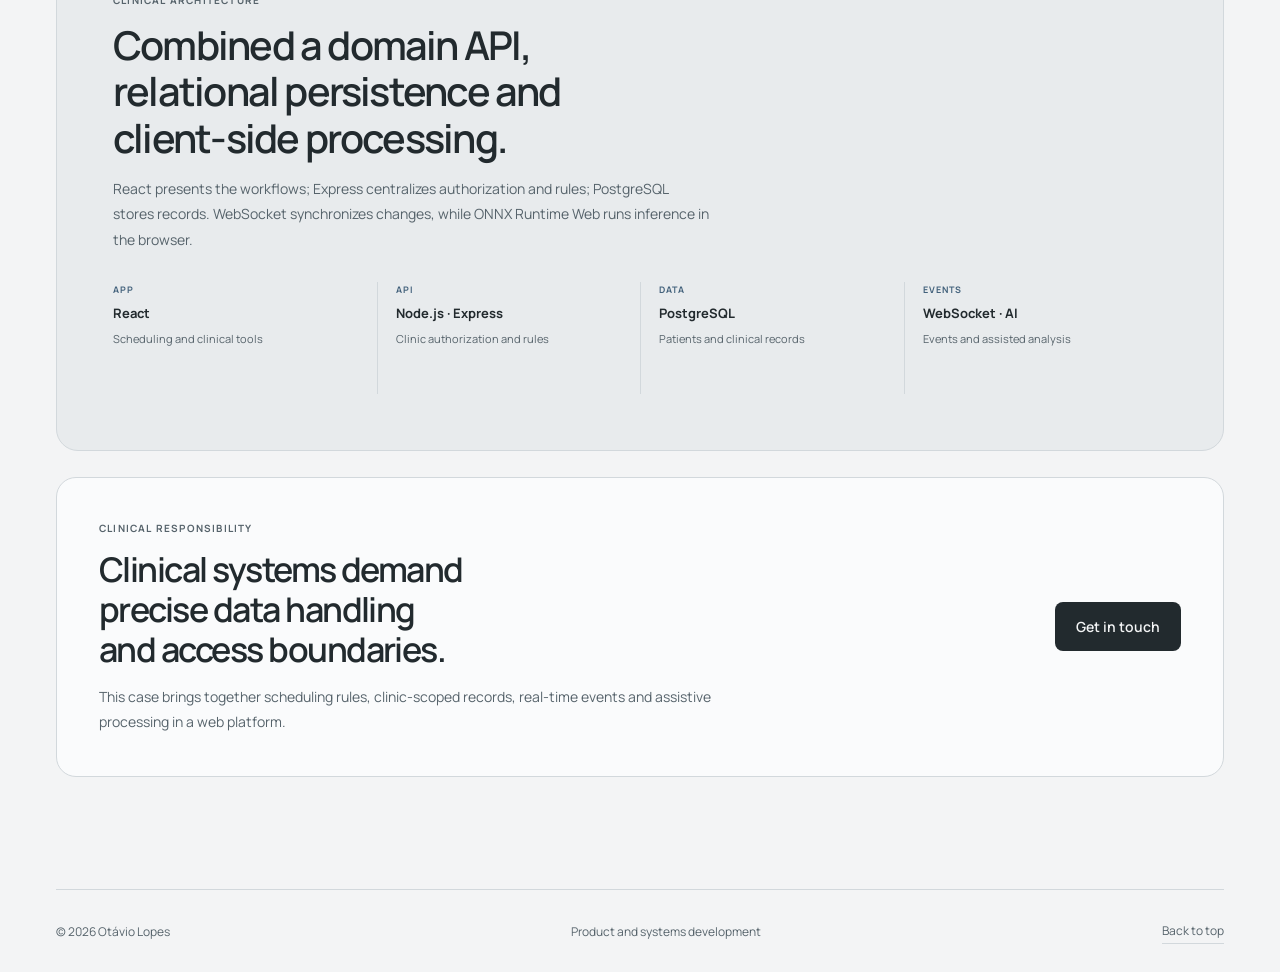
<file: projetos/seudental.html>
<!doctype html>
<html lang="pt-BR">
  <head>
    <meta charset="UTF-8" />
    <meta name="viewport" content="width=device-width, initial-scale=1" />
    <title>SeuDental: gestão odontológica com IA | Otávio Lopes</title>
    <meta
      name="description"
      content="Plataforma para clínicas odontológicas com agenda, prontuário, odontograma e gestão integrada."
    />
    <meta name="theme-color" content="#f3f4f5" />
    <meta property="og:type" content="website" />
    <meta property="og:site_name" content="Otávio Lopes" />
    <meta
      property="og:title"
      content="SeuDental: gestão odontológica com IA | Otávio Lopes"
    />
    <meta
      property="og:description"
      content="Plataforma para clínicas odontológicas com agenda, prontuário, odontograma e gestão integrada."
    />
    <meta
      property="og:url"
      content="https://otaviolopes.com.br/projetos/seudental.html"
    />
    <meta property="og:locale" content="pt_BR" />
    <meta
      property="og:image"
      content="https://otaviolopes.com.br/imagens/projects/seudental/macbook.png"
    />
    <meta name="twitter:card" content="summary_large_image" />
    <meta
      name="twitter:title"
      content="SeuDental: gestão odontológica com IA | Otávio Lopes"
    />
    <meta
      name="twitter:description"
      content="Plataforma para clínicas odontológicas com agenda, prontuário, odontograma e gestão integrada."
    />
    <meta
      name="twitter:image"
      content="https://otaviolopes.com.br/imagens/projects/seudental/macbook.png"
    />
    <link
      rel="canonical"
      href="https://otaviolopes.com.br/projetos/seudental.html"
    />
    <link rel="icon" type="image/webp" href="../imagens/brand/favicon.webp" />
    <link
      rel="preload"
      href="../fonts/manrope-latin.woff2"
      as="font"
      type="font/woff2"
      crossorigin
    />
    <script>
      (() => {
        let theme;
        try {
          theme = localStorage.getItem("otavio-theme-choice");
        } catch (_) {}
        document.documentElement.dataset.theme = ["light", "dark"].includes(
          theme,
        )
          ? theme
          : matchMedia("(prefers-color-scheme: dark)").matches
            ? "dark"
            : "light";
      })();
    </script>
    <script type="application/ld+json">
      {
        "@context": "https://schema.org",
        "@graph": [
          {
            "@type": "WebPage",
            "@id": "https://otaviolopes.com.br/projetos/seudental.html#webpage",
            "url": "https://otaviolopes.com.br/projetos/seudental.html",
            "name": "SeuDental: gestão odontológica com IA | Otávio Lopes",
            "description": "Plataforma para clínicas odontológicas com agenda, prontuário, odontograma e gestão integrada.",
            "inLanguage": "pt-BR",
            "isPartOf": {
              "@id": "https://otaviolopes.com.br/#website"
            },
            "author": {
              "@id": "https://otaviolopes.com.br/#person"
            },
            "mainEntity": {
              "@id": "https://otaviolopes.com.br/projetos/seudental.html#software"
            },
            "breadcrumb": {
              "@id": "https://otaviolopes.com.br/projetos/seudental.html#breadcrumb"
            },
            "primaryImageOfPage": {
              "@id": "https://otaviolopes.com.br/projetos/seudental.html#primary-image"
            }
          },
          {
            "@type": "SoftwareApplication",
            "@id": "https://otaviolopes.com.br/projetos/seudental.html#software",
            "name": "SeuDental",
            "url": "https://otaviolopes.com.br/projetos/seudental.html",
            "description": "Plataforma para clínicas odontológicas com agenda, prontuário, odontograma e gestão integrada.",
            "applicationCategory": "HealthApplication",
            "image": "https://otaviolopes.com.br/imagens/projects/seudental/macbook.png",
            "inLanguage": "pt-BR",
            "creator": {
              "@id": "https://otaviolopes.com.br/#person"
            },
            "mainEntityOfPage": {
              "@id": "https://otaviolopes.com.br/projetos/seudental.html#webpage"
            },
            "featureList": [
              "Consultas, pacientes e retornos ficam reunidos em uma visão clara para ajudar a equipe a se preparar e manter o atendimento em movimento.",
              "Prontuário e odontograma apoiam o acompanhamento do histórico, do diagnóstico ao planejamento do tratamento.",
              "Financeiro e estoque acompanham a operação para que a administração enxergue o todo sem se afastar do atendimento.",
              "Recursos de inteligência artificial ajudam a consultar informações e executar tarefas de forma mais natural, mantendo a equipe no controle da operação."
            ],
            "sameAs": "https://seudental.com.br/"
          },
          {
            "@type": "BreadcrumbList",
            "@id": "https://otaviolopes.com.br/projetos/seudental.html#breadcrumb",
            "itemListElement": [
              {
                "@type": "ListItem",
                "position": 1,
                "name": "Início",
                "item": "https://otaviolopes.com.br/"
              },
              {
                "@type": "ListItem",
                "position": 2,
                "name": "SeuDental",
                "item": "https://otaviolopes.com.br/projetos/seudental.html"
              }
            ]
          },
          {
            "@type": "ImageObject",
            "@id": "https://otaviolopes.com.br/projetos/seudental.html#primary-image",
            "contentUrl": "https://otaviolopes.com.br/imagens/projects/seudental/macbook.png",
            "caption": "MacBook do SeuDental exibindo a agenda e a visão da clínica",
            "width": 3944,
            "height": 2564
          },
          {
            "@type": "Person",
            "@id": "https://otaviolopes.com.br/#person",
            "name": "Otávio Lopes",
            "url": "https://otaviolopes.com.br/"
          },
          {
            "@type": "WebSite",
            "@id": "https://otaviolopes.com.br/#website",
            "name": "Otávio Lopes",
            "url": "https://otaviolopes.com.br/"
          }
        ]
      }
    </script>
    <link rel="stylesheet" href="../vendor/select2.min.css" />
    <link rel="stylesheet" href="../styles.css" />
    <meta name="author" content="Otávio Lopes" />
    <meta name="robots" content="index, follow, max-image-preview:large" />
    <meta
      property="og:image:alt"
      content="MacBook do SeuDental exibindo a agenda e a visão da clínica"
      data-i18n-meta="dental_alt"
    />
    <meta
      name="twitter:image:alt"
      content="MacBook do SeuDental exibindo a agenda e a visão da clínica"
      data-i18n-meta="dental_alt"
    />
    <meta property="og:image:width" content="3944" />
    <meta property="og:image:height" content="2564" />
  </head>
  <body data-project="seudental">
    <a class="skip-link" href="#conteudo" data-i18n="skip"
      >Ir para o conteúdo</a
    >
    <header class="site-header container">
      <a class="brand" href="../index.html" aria-label="otávio.lopes"
        >otávio<span class="brand-dot">.</span>lopes</a
      >
      <nav
        id="navigation"
        class="main-nav"
        aria-label="Navegação principal"
        data-i18n-aria="navigation"
      >
        <a href="../index.html#inicio" data-i18n="nav_home">Início</a
        ><a href="../todos-projetos.html#projetos" data-i18n="nav_projects">Projetos</a
        ><a href="../index.html#sobre" data-i18n="nav_about">Sobre</a
        ><button
          class="button header-contact contact-open"
          type="button"
          data-i18n="contact_action"
          aria-haspopup="dialog"
          aria-controls="contact-dialog"
        >
          Entrar em contato
        </button>
      </nav>
      <div class="header-controls">
        <label class="sr-only" for="language" data-i18n="language"
          >Idioma</label
        >
        <div class="language-picker">
          <select id="language">
            <option value="auto" data-i18n="detect_language">Detectar idioma</option>
            <option value="pt-BR" lang="pt-BR">Português (Brasil)</option>
            <option value="pt-PT" lang="pt-PT">Português (Portugal)</option>
            <option value="en-US" lang="en-US">English (USA)</option>
            <option value="es" lang="es-ES">Español (España)</option>
          </select>
        </div>
        <button
          type="button"
          class="theme-toggle"
          aria-label="Ativar tema escuro"
          aria-pressed="false"
        >
          <span class="theme-symbol" aria-hidden="true"></span>
        </button>
        <button
          type="button"
          class="nav-toggle"
          aria-label="Menu"
          data-i18n-aria="menu"
          aria-controls="navigation"
          aria-expanded="false"
        >
          <span data-i18n="menu">Menu</span
          ><span class="menu-symbol" aria-hidden="true"></span>
        </button>
      </div>
    </header>
    <main id="conteudo" class="case-page case-page--seudental container">
  <nav class="case-topline" aria-label="Navegação do estudo de caso" data-i18n-aria="case_nav_aria"><a class="case-back-button" href="../todos-projetos.html#projetos"><svg viewBox="0 0 24 24" fill="none" stroke="currentColor" stroke-width="1.8" stroke-linecap="round" stroke-linejoin="round" aria-hidden="true"><path d="m14 18-6-6 6-6"/><path d="M8 12h12"/></svg><span data-i18n="back_projects">Voltar aos projetos</span></a><span class="case-topline-note" data-i18n="case_topline_note">ESTUDO DE CASO · SAÚDE</span></nav>
  <section class="case-hero" aria-labelledby="case-title">
    <div class="case-hero-copy">
      <div class="case-brandline"><img class="case-brand-logo" src="../imagens/projects/seudental/logo.webp" width="56" height="56" alt="" aria-hidden="true" /><p class="case-category" data-i18n="case_category">Plataforma de gestão clínica</p></div>
      <h1 id="case-title">SeuDental</h1>
      <h2 class="case-headline" data-i18n="case_title">Regras clínicas, autorização e análise assistida em uma plataforma full-stack.</h2>
      <p class="case-lead" data-i18n="case_intro">Implementei fluxos clínicos em React, Express e PostgreSQL, com autorização por clínica, eventos WebSocket e inferência no navegador via ONNX Runtime Web. A análise permanece vinculada ao registro e apoia — sem substituir — a avaliação profissional.</p>
      <div class="case-actions"><button class="button contact-open" type="button" aria-haspopup="dialog" aria-controls="contact-dialog" data-i18n="contact_action">Entrar em contato</button><a class="button button-secondary" href="https://seudental.com.br/" target="_blank" rel="noopener noreferrer" data-i18n="view_project">Ver o projeto</a></div>
      <ul class="case-tech-list" aria-label="Tecnologias do projeto" data-i18n-aria="case_tech_aria"><li>React</li><li>Express</li><li>PostgreSQL</li><li>WebSocket</li><li>ONNX Runtime Web</li><li>Mercado Pago</li></ul>
    </div>
    <figure class="case-art case-art--clinic">
      <img class="dental-dashboard" src="../imagens/projects/seudental/macbook.png" alt="MacBook do SeuDental exibindo a agenda e a visão da clínica" data-i18n-alt="dental_alt" width="3944" height="2564" loading="eager" />
      <img class="dental-ipad" src="../imagens/projects/seudental/ipad.png" alt="Tablet do SeuDental exibindo a gestão da clínica" data-i18n-alt="dental_ipad_alt" width="1600" height="2048" loading="eager" />
      <img class="dental-phone" src="../imagens/projects/seudental/mobile.webp" alt="Aplicativo móvel do SeuDental para apoiar a equipe" data-i18n-alt="dental_phone_alt" width="941" height="1672" loading="eager" />
    </figure>
  </section>
  <section class="case-story case-story--dental" aria-labelledby="case-story-title">
    <div class="case-section-heading"><p class="case-section-label" data-i18n="case_story_label">Contexto clínico</p><h2 id="case-story-title" data-i18n="case_story_title">O desafio foi combinar integridade clínica, acesso por clínica e colaboração em tempo real.</h2><p data-i18n="case_story_text">Agenda, prontuário e gestão compartilham dados sensíveis. Estruturei as verificações de disponibilidade e autorização para preservar a consistência dos registros entre profissionais e sessões.</p></div>
    <div class="case-feature-grid">
      <article class="case-feature-card"><span class="case-feature-index">01</span><h3 data-i18n="case_feature_1_title">Garanti consistência na agenda</h3><p data-i18n="case_feature_1_text">A validação de agendamentos considera profissional, duração e intervalos para evitar sobreposições. A regra protege um recurso compartilhado por toda a equipe.</p></article>
      <article class="case-feature-card"><span class="case-feature-index">02</span><h3 data-i18n="case_feature_2_title">Delimitei acesso pelo contexto da clínica</h3><p data-i18n="case_feature_2_text">Rotas verificam vínculo e permissão antes de ler ou alterar registros. Isso mantém o escopo de cada clínica aplicado nas operações clínicas e administrativas.</p></article>
      <article class="case-feature-card"><span class="case-feature-index">03</span><h3 data-i18n="case_feature_3_title">Integrei inferência ao registro clínico</h3><p data-i18n="case_feature_3_text">ONNX Runtime Web executa a análise no navegador. O resultado fica associado à anotação odontológica de origem para que o profissional tenha contexto ao revisar.</p></article>
    </div>
  </section>
  <section class="case-engineering case-engineering--dental" id="case-engineering" aria-labelledby="case-engineering-title">
    <div class="case-section-heading"><p class="case-section-label" data-i18n="case_arch_label">Arquitetura clínica</p><h2 id="case-engineering-title" data-i18n="case_arch_title">Combinei API de domínio, persistência relacional e processamento no cliente.</h2><p data-i18n="case_arch_text">React apresenta os fluxos; Express centraliza autorização e regras; PostgreSQL mantém os registros. WebSocket sincroniza mudanças, e ONNX Runtime Web mantém a inferência no navegador.</p></div>
    <ol class="case-architecture-flow" aria-hidden="true">
      <li><span data-i18n="case_arch_step_1_label">APLICAÇÃO</span><strong>React</strong><small data-i18n="case_layer_1_text">Agenda e ferramentas clínicas</small></li>
      <li><span data-i18n="case_arch_step_2_label">API</span><strong>Node.js · Express</strong><small data-i18n="case_layer_2_text">Autorização e regras da clínica</small></li>
      <li><span data-i18n="case_arch_step_3_label">DADOS</span><strong>PostgreSQL</strong><small data-i18n="case_layer_3_text">Pacientes e registros clínicos</small></li>
      <li><span data-i18n="case_arch_step_4_label">EVENTOS</span><strong data-i18n="case_arch_step_4_tech">WebSocket · IA</strong><small data-i18n="case_layer_4_text">Eventos e análise assistida</small></li>
    </ol>
  </section>
  <section class="case-closing" aria-labelledby="case-closing-title"><div><p class="case-section-label" data-i18n="case_cta_label">Responsabilidade clínica</p><h2 id="case-closing-title" data-i18n="case_cta_title">Sistemas clínicos exigem precisão nos dados e nos limites de acesso.</h2><p data-i18n="case_cta_text">O caso demonstra integração de regras de agenda, dados clínicos por contexto, eventos em tempo real e processamento assistivo dentro de uma plataforma web.</p></div><button class="button contact-open" type="button" aria-haspopup="dialog" aria-controls="contact-dialog" data-i18n="contact_action">Entrar em contato</button></section>
</main>
    <footer class="container site-footer">
      <p>© <span id="current-year">2026</span> Otávio Lopes</p>
      <p data-i18n="footer">Desenvolvimento de produtos e sistemas</p>
      <a href="../index.html" class="text-link"
        ><span data-i18n="back">Voltar ao início</span></a
      >
    </footer>
    <dialog
      id="contact-dialog"
      class="contact-dialog"
      aria-labelledby="contact-dialog-title"
    >
      <div class="dialog-heading">
        <h2 id="contact-dialog-title" data-i18n="contact_action">
          Entrar em contato
        </h2>
        <button
          class="dialog-close contact-dialog-close"
          type="button"
          aria-label="Fechar"
          data-i18n-aria="close"
        >
          <svg
            viewBox="0 0 24 24"
            fill="none"
            stroke="currentColor"
            stroke-width="1.75"
            stroke-linecap="round"
            aria-hidden="true"
          >
            <path d="m6 6 12 12M18 6 6 18" />
          </svg>
        </button>
      </div>
      <div class="contact-dialog-grid">
        <section
          class="contact-form-card"
          aria-labelledby="contact-intro-title"
        >
          <h3 id="contact-intro-title" data-i18n="contact_intro">
            Qual é o próximo passo do seu projeto?
          </h3>
          <p data-i18n="contact_intro_text">
            Conte o que você quer construir ou melhorar e em que ponto está
            hoje.
          </p>
          <form
            id="contact-form"
            class="contact-form"
            action="https://formspree.io/f/xaeqbloy"
            method="POST"
            aria-describedby="contact-status"
          >
            <div class="contact-fields">
              <div class="form-field">
                <label for="contact-name" data-i18n="form_name">Nome</label
                ><input
                  id="contact-name"
                  name="name"
                  type="text"
                  autocomplete="name"
                  required
                  maxlength="120"
                />
              </div>
              <div class="form-field">
                <label for="contact-email" data-i18n="form_email"
                  >Seu e-mail</label
                ><input
                  id="contact-email"
                  name="email"
                  type="email"
                  autocomplete="email"
                  required
                  maxlength="254"
                />
              </div>
            </div>
            <div class="form-field">
              <label for="contact-message" data-i18n="form_message"
                >Sua mensagem</label
              ><textarea
                id="contact-message"
                name="message"
                rows="5"
                required
                maxlength="10000"
              ></textarea>
            </div>
            <input
              class="form-honeypot"
              type="text"
              name="_gotcha"
              tabindex="-1"
              autocomplete="off"
              aria-hidden="true"
            />
            <button class="button form-submit" type="submit">
              <span data-i18n="form_send">Enviar mensagem</span>
            </button>
            <p
              id="contact-status"
              class="contact-status"
              role="status"
              aria-live="polite"
              aria-atomic="true"
            ></p>
          </form>
        </section>
        <aside
          class="contact-response-card"
          aria-labelledby="contact-response-title"
        >
          <span class="response-time" data-i18n="contact_response_time"
            >Até 8h</span
          >
          <h3 id="contact-response-title" data-i18n="contact_response_title">
            Para o primeiro retorno.
          </h3>
          <p data-i18n="contact_response_text">
            Leio sua mensagem e retorno por e-mail para entender o que você
            precisa.
          </p>
          <div class="contact-direct">
            <svg
              class="icon"
              viewBox="0 0 24 24"
              fill="none"
              stroke="currentColor"
              stroke-width="1.5"
              aria-hidden="true"
            >
              <path
                d="M21 11.5a8.5 8.5 0 0 1-8.5 8.5H4l-2 2V11.5A8.5 8.5 0 0 1 10.5 3H13a8 8 0 0 1 8 8.5Z"
              />
              <path d="M7 10h10M7 14h6" />
            </svg>
            <div>
              <h4 data-i18n="contact_direct_title">
                Depois, a conversa segue de perto.
              </h4>
              <p data-i18n="contact_direct_text">
                Combinamos um canal direto para trocar ideias e resolver os
                próximos passos com agilidade.
              </p>
            </div>
          </div>
        </aside>
      </div>
    </dialog>
    <script src="../vendor/jquery.min.js" defer></script>
    <script src="../vendor/select2.min.js" defer></script>
    <script src="./content.js" defer></script>
    <script src="../script.js" defer></script>
  </body>
</html>
</file>
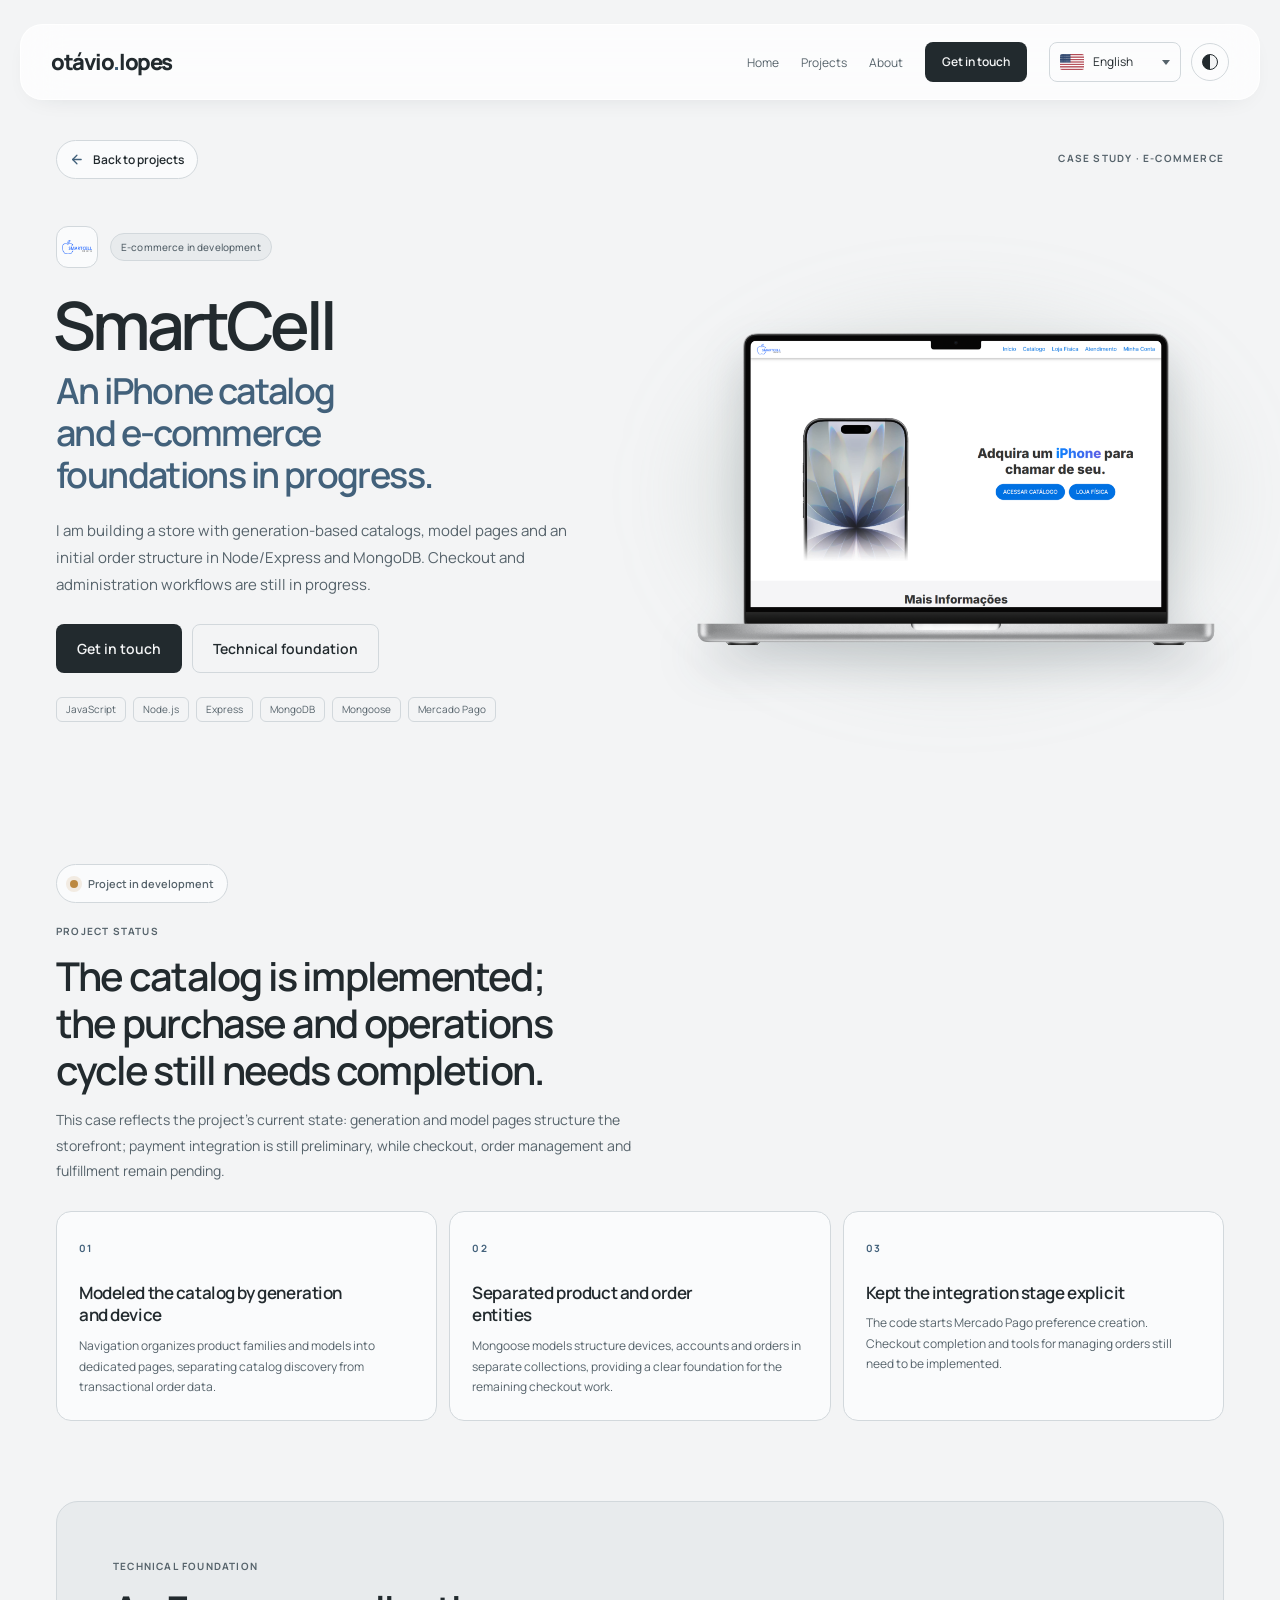
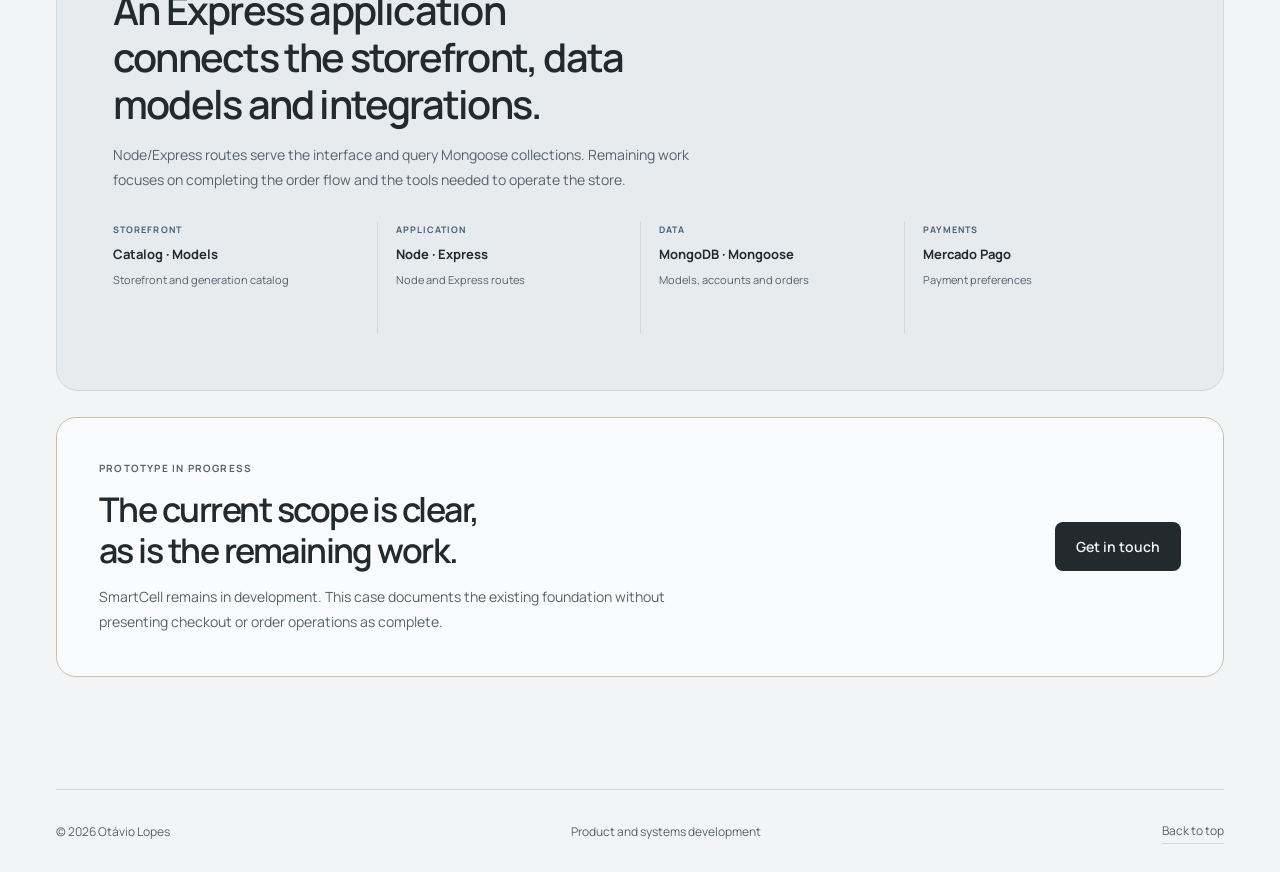
<file: projetos/smartcell.html>
<!doctype html>
<html lang="pt-BR">
  <head>
    <meta charset="UTF-8" />
    <meta name="viewport" content="width=device-width, initial-scale=1" />
    <title>SmartCell: loja virtual em desenvolvimento | Otávio Lopes</title>
    <meta
      name="description"
      content="Protótipo de loja virtual de iPhones com catálogo por geração, páginas de modelos e estrutura para pedidos."
    />
    <meta name="theme-color" content="#f3f4f5" />
    <meta property="og:type" content="website" />
    <meta property="og:site_name" content="Otávio Lopes" />
    <meta
      property="og:title"
      content="SmartCell: loja virtual em desenvolvimento | Otávio Lopes"
    />
    <meta
      property="og:description"
      content="Protótipo de loja virtual de iPhones com catálogo por geração, páginas de modelos e estrutura para pedidos."
    />
    <meta
      property="og:url"
      content="https://otaviolopes.com.br/projetos/smartcell.html"
    />
    <meta property="og:locale" content="pt_BR" />
    <meta
      property="og:image"
      content="https://otaviolopes.com.br/imagens/projects/smartcell/macbook.png"
    />
    <meta name="twitter:card" content="summary_large_image" />
    <meta
      name="twitter:title"
      content="SmartCell: loja virtual em desenvolvimento | Otávio Lopes"
    />
    <meta
      name="twitter:description"
      content="Protótipo de loja virtual de iPhones com catálogo por geração, páginas de modelos e estrutura para pedidos."
    />
    <meta
      name="twitter:image"
      content="https://otaviolopes.com.br/imagens/projects/smartcell/macbook.png"
    />
    <link
      rel="canonical"
      href="https://otaviolopes.com.br/projetos/smartcell.html"
    />
    <link rel="icon" type="image/webp" href="../imagens/brand/favicon.webp" />
    <link
      rel="preload"
      href="../fonts/manrope-latin.woff2"
      as="font"
      type="font/woff2"
      crossorigin
    />
    <script>
      (() => {
        let theme;
        try {
          theme = localStorage.getItem("otavio-theme-choice");
        } catch (_) {}
        document.documentElement.dataset.theme = ["light", "dark"].includes(
          theme,
        )
          ? theme
          : matchMedia("(prefers-color-scheme: dark)").matches
            ? "dark"
            : "light";
      })();
    </script>
    <script type="application/ld+json">
      {
        "@context": "https://schema.org",
        "@graph": [
          {
            "@type": "WebPage",
            "@id": "https://otaviolopes.com.br/projetos/smartcell.html#webpage",
            "url": "https://otaviolopes.com.br/projetos/smartcell.html",
            "name": "SmartCell: loja virtual em desenvolvimento | Otávio Lopes",
            "description": "Protótipo de loja virtual de iPhones com catálogo por geração, páginas de modelos e estrutura para pedidos.",
            "inLanguage": "pt-BR",
            "isPartOf": {
              "@id": "https://otaviolopes.com.br/#website"
            },
            "author": {
              "@id": "https://otaviolopes.com.br/#person"
            },
            "mainEntity": {
              "@id": "https://otaviolopes.com.br/projetos/smartcell.html#software"
            },
            "breadcrumb": {
              "@id": "https://otaviolopes.com.br/projetos/smartcell.html#breadcrumb"
            },
            "primaryImageOfPage": {
              "@id": "https://otaviolopes.com.br/projetos/smartcell.html#primary-image"
            }
          },
          {
            "@type": "SoftwareApplication",
            "@id": "https://otaviolopes.com.br/projetos/smartcell.html#software",
            "name": "SmartCell",
            "url": "https://otaviolopes.com.br/projetos/smartcell.html",
            "description": "Protótipo de loja virtual de iPhones com catálogo por geração, páginas de modelos e estrutura para pedidos.",
            "applicationCategory": "ShoppingApplication",
            "image": "https://otaviolopes.com.br/imagens/projects/smartcell/macbook.png",
            "inLanguage": "pt-BR",
            "creator": {
              "@id": "https://otaviolopes.com.br/#person"
            },
            "mainEntityOfPage": {
              "@id": "https://otaviolopes.com.br/projetos/smartcell.html#webpage"
            },
            "featureList": [
              "O catálogo organiza aparelhos por geração e modelo.",
              "As páginas de produto reúnem descrição, valor e opções do aparelho.",
              "O fluxo reúne o aparelho selecionado e os dados de entrega; o projeto segue em desenvolvimento.",
              "A interface apresenta a vitrine e os modelos. O fluxo de compra e os recursos de operação ainda estão sendo desenvolvidos."
            ]
          },
          {
            "@type": "BreadcrumbList",
            "@id": "https://otaviolopes.com.br/projetos/smartcell.html#breadcrumb",
            "itemListElement": [
              {
                "@type": "ListItem",
                "position": 1,
                "name": "Início",
                "item": "https://otaviolopes.com.br/"
              },
              {
                "@type": "ListItem",
                "position": 2,
                "name": "SmartCell",
                "item": "https://otaviolopes.com.br/projetos/smartcell.html"
              }
            ]
          },
          {
            "@type": "ImageObject",
            "@id": "https://otaviolopes.com.br/projetos/smartcell.html#primary-image",
            "contentUrl": "https://otaviolopes.com.br/imagens/projects/smartcell/macbook.png",
            "caption": "MacBook da SmartCell exibindo a loja de iPhones",
            "width": 3944,
            "height": 2564
          },
          {
            "@type": "Person",
            "@id": "https://otaviolopes.com.br/#person",
            "name": "Otávio Lopes",
            "url": "https://otaviolopes.com.br/"
          },
          {
            "@type": "WebSite",
            "@id": "https://otaviolopes.com.br/#website",
            "name": "Otávio Lopes",
            "url": "https://otaviolopes.com.br/"
          }
        ]
      }
    </script>
    <link rel="stylesheet" href="../vendor/select2.min.css" />
    <link rel="stylesheet" href="../styles.css" />
    <meta name="author" content="Otávio Lopes" />
    <meta name="robots" content="index, follow, max-image-preview:large" />
    <meta
      property="og:image:alt"
      content="MacBook da SmartCell exibindo a loja de iPhones"
      data-i18n-meta="smartcell_alt"
    />
    <meta
      name="twitter:image:alt"
      content="MacBook da SmartCell exibindo a loja de iPhones"
      data-i18n-meta="smartcell_alt"
    />
    <meta property="og:image:width" content="3944" />
    <meta property="og:image:height" content="2564" />
  </head>
  <body data-project="smartcell">
    <a class="skip-link" href="#conteudo" data-i18n="skip"
      >Ir para o conteúdo</a
    >
    <header class="site-header container">
      <a class="brand" href="../index.html" aria-label="otávio.lopes"
        >otávio<span class="brand-dot">.</span>lopes</a
      >
      <nav
        id="navigation"
        class="main-nav"
        aria-label="Navegação principal"
        data-i18n-aria="navigation"
      >
        <a href="../index.html#inicio" data-i18n="nav_home">Início</a
        ><a href="../todos-projetos.html#projetos" data-i18n="nav_projects">Projetos</a
        ><a href="../index.html#sobre" data-i18n="nav_about">Sobre</a
        ><button
          class="button header-contact contact-open"
          type="button"
          data-i18n="contact_action"
          aria-haspopup="dialog"
          aria-controls="contact-dialog"
        >
          Entrar em contato
        </button>
      </nav>
      <div class="header-controls">
        <label class="sr-only" for="language" data-i18n="language"
          >Idioma</label
        >
        <div class="language-picker">
          <select id="language">
            <option value="auto" data-i18n="detect_language">Detectar idioma</option>
            <option value="pt-BR" lang="pt-BR">Português (Brasil)</option>
            <option value="pt-PT" lang="pt-PT">Português (Portugal)</option>
            <option value="en-US" lang="en-US">English (USA)</option>
            <option value="es" lang="es-ES">Español (España)</option>
          </select>
        </div>
        <button
          type="button"
          class="theme-toggle"
          aria-label="Ativar tema escuro"
          aria-pressed="false"
        >
          <span class="theme-symbol" aria-hidden="true"></span>
        </button>
        <button
          type="button"
          class="nav-toggle"
          aria-label="Menu"
          data-i18n-aria="menu"
          aria-controls="navigation"
          aria-expanded="false"
        >
          <span data-i18n="menu">Menu</span
          ><span class="menu-symbol" aria-hidden="true"></span>
        </button>
      </div>
    </header>
    <main id="conteudo" class="case-page case-page--smartcell container">
  <nav class="case-topline" aria-label="Navegação do estudo de caso" data-i18n-aria="case_nav_aria"><a class="case-back-button" href="../todos-projetos.html#projetos"><svg viewBox="0 0 24 24" fill="none" stroke="currentColor" stroke-width="1.8" stroke-linecap="round" stroke-linejoin="round" aria-hidden="true"><path d="m14 18-6-6 6-6"/><path d="M8 12h12"/></svg><span data-i18n="back_projects">Voltar aos projetos</span></a><span class="case-topline-note" data-i18n="case_topline_note">ESTUDO DE CASO · E-COMMERCE</span></nav>
  <section class="case-hero case-hero--laptop" aria-labelledby="case-title">
    <div class="case-hero-copy"><div class="case-brandline"><img class="case-brand-logo" src="../imagens/projects/smartcell/logo.png" width="56" height="56" alt="" aria-hidden="true"/><p class="case-category" data-i18n="case_category">E-commerce em desenvolvimento</p></div><h1 id="case-title">SmartCell</h1><h2 class="case-headline" data-i18n="case_title">Catálogo de iPhones e fundamentos de e-commerce em desenvolvimento.</h2><p class="case-lead" data-i18n="case_intro">Estou desenvolvendo uma loja com catálogo por geração, páginas de modelos e estrutura inicial de pedidos em Node/Express e MongoDB. Checkout e rotinas administrativas ainda estão em andamento.</p><div class="case-actions"><button class="button contact-open" type="button" aria-haspopup="dialog" aria-controls="contact-dialog" data-i18n="contact_action">Entrar em contato</button><a class="button button-secondary case-anchor" href="#case-engineering"><span data-i18n="case_arch_label">Base técnica</span></a></div><ul class="case-tech-list" aria-label="Tecnologias do projeto" data-i18n-aria="case_tech_aria"><li>JavaScript</li><li>Node.js</li><li>Express</li><li>MongoDB</li><li>Mongoose</li><li>Mercado Pago</li></ul></div>
    <figure class="case-art case-art--laptop case-art--smartcell"><img src="../imagens/projects/smartcell/macbook.png" alt="Loja SmartCell em desenvolvimento, exibida em um MacBook" data-i18n-alt="smartcell_laptop_alt" width="3944" height="2564" loading="eager"/></figure>
  </section>
  <section class="case-story case-story--in-progress" aria-labelledby="case-story-title"><div class="case-status-note"><span class="case-status-dot"></span><span data-i18n="case_status">Projeto em desenvolvimento</span></div><div class="case-section-heading"><p class="case-section-label" data-i18n="case_story_label">Estado do projeto</p><h2 id="case-story-title" data-i18n="case_story_title">O catálogo está implementado; ainda falta fechar o ciclo de compra e operação.</h2><p data-i18n="case_story_text">Este estudo mostra o estado real do projeto: páginas de geração e modelo já estruturam a vitrine; a integração de pagamento ainda é inicial, e checkout, gestão de pedidos e entrega permanecem pendentes.</p></div><div class="case-feature-grid">
    <article class="case-feature-card"><span class="case-feature-index">01</span><h3 data-i18n="case_feature_1_title">Modelei o catálogo por geração e aparelho</h3><p data-i18n="case_feature_1_text">A navegação organiza famílias e modelos em páginas próprias, separando a descoberta do catálogo dos dados transacionais do pedido.</p></article>
    <article class="case-feature-card"><span class="case-feature-index">02</span><h3 data-i18n="case_feature_2_title">Separei entidades de produto e pedido</h3><p data-i18n="case_feature_2_text">Modelos Mongoose estruturam aparelhos, contas e pedidos em coleções distintas, criando uma base clara para concluir as próximas etapas do checkout.</p></article>
    <article class="case-feature-card"><span class="case-feature-index">03</span><h3 data-i18n="case_feature_3_title">Mantive explícito o estágio da integração</h3><p data-i18n="case_feature_3_text">O código inicia a criação de preferências no Mercado Pago. A conclusão do checkout e as ferramentas para administrar pedidos ainda precisam ser implementadas.</p></article>
  </div></section>
  <section class="case-engineering" id="case-engineering" aria-labelledby="case-engineering-title"><div class="case-section-heading"><p class="case-section-label" data-i18n="case_arch_label">Base técnica</p><h2 id="case-engineering-title" data-i18n="case_arch_title">Uma aplicação Express conecta vitrine, modelos e integrações.</h2><p data-i18n="case_arch_text">Rotas Node/Express servem a interface e consultam coleções Mongoose. O trabalho restante concentra-se em concluir o fluxo de pedido e as ferramentas necessárias para operar a loja.</p></div><ol class="case-architecture-flow" aria-hidden="true"><li><span data-i18n="case_arch_step_1_label">MONTRA</span><strong data-i18n="case_arch_step_1_tech">Catálogo · Modelos</strong><small data-i18n="case_layer_1_text">Vitrine e catálogo por geração</small></li><li><span data-i18n="case_arch_step_2_label">APLICAÇÃO</span><strong>Node · Express</strong><small data-i18n="case_layer_2_text">Rotas Node e Express</small></li><li><span data-i18n="case_arch_step_3_label">DADOS</span><strong>MongoDB · Mongoose</strong><small data-i18n="case_layer_3_text">Modelos, contas e pedidos</small></li><li><span data-i18n="case_arch_step_4_label">PAGAMENTOS</span><strong>Mercado Pago</strong><small data-i18n="case_layer_4_text">Preferências de pagamento</small></li></ol></section>
  <section class="case-closing case-closing--in-progress" aria-labelledby="case-closing-title"><div><p class="case-section-label" data-i18n="case_cta_label">Protótipo em evolução</p><h2 id="case-closing-title" data-i18n="case_cta_title">O escopo atual é claro — e o trabalho restante também.</h2><p data-i18n="case_cta_text">SmartCell permanece em desenvolvimento. O caso registra a base existente sem apresentar checkout ou operação de pedidos como entregues.</p></div><button class="button contact-open" type="button" aria-haspopup="dialog" aria-controls="contact-dialog" data-i18n="contact_action">Entrar em contato</button></section>
</main>
    <footer class="container site-footer">
      <p>© <span id="current-year">2026</span> Otávio Lopes</p>
      <p data-i18n="footer">Desenvolvimento de produtos e sistemas</p>
      <a href="../index.html" class="text-link"
        ><span data-i18n="back">Voltar ao início</span></a
      >
    </footer>
    <dialog
      id="contact-dialog"
      class="contact-dialog"
      aria-labelledby="contact-dialog-title"
    >
      <div class="dialog-heading">
        <h2 id="contact-dialog-title" data-i18n="contact_action">
          Entrar em contato
        </h2>
        <button
          class="dialog-close contact-dialog-close"
          type="button"
          aria-label="Fechar"
          data-i18n-aria="close"
        >
          <svg
            viewBox="0 0 24 24"
            fill="none"
            stroke="currentColor"
            stroke-width="1.75"
            stroke-linecap="round"
            aria-hidden="true"
          >
            <path d="m6 6 12 12M18 6 6 18" />
          </svg>
        </button>
      </div>
      <div class="contact-dialog-grid">
        <section
          class="contact-form-card"
          aria-labelledby="contact-intro-title"
        >
          <h3 id="contact-intro-title" data-i18n="contact_intro">
            Qual é o próximo passo do seu projeto?
          </h3>
          <p data-i18n="contact_intro_text">
            Conte o que você quer construir ou melhorar e em que ponto está
            hoje.
          </p>
          <form
            id="contact-form"
            class="contact-form"
            action="https://formspree.io/f/xaeqbloy"
            method="POST"
            aria-describedby="contact-status"
          >
            <div class="contact-fields">
              <div class="form-field">
                <label for="contact-name" data-i18n="form_name">Nome</label
                ><input
                  id="contact-name"
                  name="name"
                  type="text"
                  autocomplete="name"
                  required
                  maxlength="120"
                />
              </div>
              <div class="form-field">
                <label for="contact-email" data-i18n="form_email"
                  >Seu e-mail</label
                ><input
                  id="contact-email"
                  name="email"
                  type="email"
                  autocomplete="email"
                  required
                  maxlength="254"
                />
              </div>
            </div>
            <div class="form-field">
              <label for="contact-message" data-i18n="form_message"
                >Sua mensagem</label
              ><textarea
                id="contact-message"
                name="message"
                rows="5"
                required
                maxlength="10000"
              ></textarea>
            </div>
            <input
              class="form-honeypot"
              type="text"
              name="_gotcha"
              tabindex="-1"
              autocomplete="off"
              aria-hidden="true"
            />
            <button class="button form-submit" type="submit">
              <span data-i18n="form_send">Enviar mensagem</span>
            </button>
            <p
              id="contact-status"
              class="contact-status"
              role="status"
              aria-live="polite"
              aria-atomic="true"
            ></p>
          </form>
        </section>
        <aside
          class="contact-response-card"
          aria-labelledby="contact-response-title"
        >
          <span class="response-time" data-i18n="contact_response_time"
            >Até 8h</span
          >
          <h3 id="contact-response-title" data-i18n="contact_response_title">
            Para o primeiro retorno.
          </h3>
          <p data-i18n="contact_response_text">
            Leio sua mensagem e retorno por e-mail para entender o que você
            precisa.
          </p>
          <div class="contact-direct">
            <svg
              class="icon"
              viewBox="0 0 24 24"
              fill="none"
              stroke="currentColor"
              stroke-width="1.5"
              aria-hidden="true"
            >
              <path
                d="M21 11.5a8.5 8.5 0 0 1-8.5 8.5H4l-2 2V11.5A8.5 8.5 0 0 1 10.5 3H13a8 8 0 0 1 8 8.5Z"
              />
              <path d="M7 10h10M7 14h6" />
            </svg>
            <div>
              <h4 data-i18n="contact_direct_title">
                Depois, a conversa segue de perto.
              </h4>
              <p data-i18n="contact_direct_text">
                Combinamos um canal direto para trocar ideias e resolver os
                próximos passos com agilidade.
              </p>
            </div>
          </div>
        </aside>
      </div>
    </dialog>
    <script src="../vendor/jquery.min.js" defer></script>
    <script src="../vendor/select2.min.js" defer></script>
    <script src="./content.js" defer></script>
    <script src="../script.js" defer></script>
  </body>
</html>
</file>
<file: styles.css>
﻿@font-face {
  font-family: Manrope;
  src: url("./fonts/manrope-latin.woff2") format("woff2");
  font-weight: 200 800;
  font-display: swap;
}
:root {
  color-scheme: light;
  --background: #f3f4f5;
  --surface: #e8ebed;
  --surface-raised: #fafbfc;
  --ink: #222a2e;
  --muted: #56636b;
  --line: #d2d8dc;
  --accent: #42617b;
  --button-ink: #fafbfc;
  --header: rgb(255 255 255 / 0.74);
  --header-line: rgb(255 255 255 / 0.85);
  --ambient: rgb(137 157 148 / 0.22);
  --shadow: 0 24px 56px -36px rgb(34 48 59 / 0.32);
  --ease: cubic-bezier(0.16, 1, 0.3, 1);
}
html[data-theme="dark"] {
  color-scheme: dark;
  --background: #000000;
  --surface: #0c0c0c;
  --surface-raised: #111111;
  --ink: #f0f0f0;
  --muted: #a8a8a8;
  --line: #292929;
  --accent: #8faac2;
  --button-ink: #000000;
  --header: rgb(0 0 0 / 0.9);
  --header-line: rgb(255 255 255 / 0.12);
  --ambient: rgb(85 110 137 / 0.12);
  --shadow: 0 24px 56px -36px rgb(0 0 0 / 0.7);
}
* {
  box-sizing: border-box;
}
html {
  scroll-behavior: smooth;
  scroll-padding-top: 112px;
}
body {
  margin: 0;
  cursor: default;
  background: var(--background);
  color: var(--ink);
  font:
    400 15px/1.75 Manrope,
    "Segoe UI",
    sans-serif;
  -webkit-font-smoothing: antialiased;
}
::selection {
  background: var(--accent);
  color: var(--background);
}
a {
  color: inherit;
  text-decoration: none;
  cursor: pointer;
}
input:not([type="button"]):not([type="submit"]):not([type="checkbox"]):not(
    [type="radio"]
  ),
textarea,
[contenteditable="true"] {
  cursor: text;
}
html:has(dialog[open]) {
  overflow: hidden;
}
button,
select {
  font: inherit;
  color: inherit;
  cursor: pointer;
}
button {
  border: 0;
}
img {
  display: block;
  max-width: 100%;
}
h1,
h2,
h3,
h4,
p,
figure,
dl {
  margin: 0;
}
h1,
h2,
h3,
h4 {
  font-weight: 600;
}
p {
  text-wrap: pretty;
}
:focus-visible {
  outline: 2px solid var(--accent);
  outline-offset: 5px;
}
[hidden] {
  display: none !important;
}
.container {
  width: min(1280px, calc(100% - 112px));
  margin-inline: auto;
}
.sr-only {
  position: absolute;
  width: 1px;
  height: 1px;
  padding: 0;
  margin: -1px;
  overflow: hidden;
  clip-path: inset(50%);
  white-space: nowrap;
  border: 0;
}
.skip-link {
  position: fixed;
  top: 12px;
  left: 12px;
  z-index: 4;
  padding: 12px 20px;
  background: var(--ink);
  color: var(--background);
  transform: translateY(-180%);
}
.skip-link:focus {
  transform: none;
}
.site-header {
  width: min(1408px, calc(110% - 123.2px), calc(100% - 40px));
  position: sticky;
  top: 24px;
  z-index: 3;
  display: flex;
  align-items: center;
  gap: 22px;
  min-height: 76px;
  padding-inline: 30px;
  margin-top: 24px;
  border: 1px solid var(--header-line);
  border-radius: 22px;
  background: var(--header);
  backdrop-filter: blur(20px);
  box-shadow: 0 8px 28px -18px rgb(25 40 50 / 0.2);
}
.brand {
  font-weight: 800;
  font-size: 22px;
  letter-spacing: -0.065em;
  white-space: nowrap;
}
.brand-dot,
.name-period {
  color: var(--accent);
}
.main-nav {
  display: flex;
  gap: 22px;
  margin-left: auto;
  font-size: 12px;
}
.header-contact.button {
  flex: none;
  min-height: 40px;
  padding: 10px 16px;
  font-size: 12px;
}
.contact-dialog {
  width: min(960px, calc(100% - 32px));
  padding: 24px;
  border-radius: 16px;
}
.contact-dialog .dialog-heading {
  margin-bottom: 28px;
}
.contact-option-copy {
  min-width: 0;
  text-align: left;
}
.contact-option.contact-open {
  width: 100%;
  text-align: left;
}
@media (max-width: 767px) {
  .site-header {
    flex-wrap: wrap;
    padding-block: 12px;
    row-gap: 10px;
  }
  .header-contact.button {
    width: 100%;
    margin-top: 10px;
  }
  .contact-dialog {
    padding: 22px;
  }
}
.main-nav a {
  padding-block: 12px;
  color: var(--muted);
  transition: color 0.2s;
}
.main-nav a:hover,
.main-nav a[aria-current] {
  color: var(--accent);
}
.header-controls {
  display: flex;
  align-items: center;
  gap: 10px;
}
#language {
  max-width: 125px;
  font-size: 11px;
  border: 0;
  padding: 12px 4px;
  background: transparent;
}
#language option {
  background: var(--background);
  color: var(--ink);
}
.language-picker {
  position: relative;
  width: 132px;
  flex: none;
}
.language-picker .select2-container .select2-selection--single {
  height: 40px;
  border: 1px solid var(--line);
  border-radius: 8px;
  background: transparent;
}
.language-picker
  .select2-container--default
  .select2-selection--single
  .select2-selection__rendered {
  color: var(--ink);
  padding-left: 10px;
  padding-right: 24px;
  line-height: 38px;
}
.language-picker
  .select2-container--default
  .select2-selection--single
  .select2-selection__arrow {
  top: 7px;
  right: 5px;
}
.language-picker
  .select2-container--default
  .select2-selection--single
  .select2-selection__arrow
  b {
  border-top-color: var(--muted);
}
.language-picker .select2-dropdown {
  width: 200px !important;
  right: auto;
  left: 0;
  margin-top: 8px;
  padding: 6px;
  border: 1px solid var(--line);
  border-radius: 12px;
  background: var(--surface-raised);
  color: var(--ink);
  box-shadow: var(--shadow);
  overflow: hidden;
}
.language-picker > .language-menu-position {
  position: absolute !important;
  top: 100% !important;
  left: 0 !important;
  right: auto !important;
  width: 200px;
}
.language-picker .select2-search--dropdown {
  padding: 4px 4px 8px;
}
.language-picker .select2-search--dropdown .select2-search__field {
  background: var(--background);
  border: 1px solid var(--line);
  border-radius: 6px;
  color: var(--ink);
  padding: 7px;
  font: inherit;
  font-size: 12px;
}
.language-picker .select2-results__option {
  padding: 10px;
  border-radius: 6px;
}
.language-choice {
  display: flex;
  align-items: center;
  gap: 9px;
  font-size: 12px;
  white-space: nowrap;
}
.language-choice img {
  width: 24px;
  height: 16px;
  border-radius: 2px;
  flex: none;
}
.language-globe {
  display: block;
  width: 24px;
  height: 24px;
  color: var(--accent);
}
.language-picker
  .select2-container--default
  .select2-results__option[aria-selected="true"] {
  background: var(--surface);
}
.language-picker
  .select2-container--default
  .select2-results__option--highlighted[aria-selected] {
  background: var(--accent);
  color: var(--button-ink);
}
.language-picker
  .select2-container--default
  .select2-results__option--highlighted
  .language-globe {
  color: inherit;
}
.language-picker .select2-selection:focus-visible {
  outline: 2px solid var(--accent);
  outline-offset: 4px;
}
@media (max-width: 767px) {
  .language-picker {
    width: 116px;
  }
  .nav-toggle > span[data-i18n] {
    display: none;
  }
  .language-choice {
    font-size: 11px;
    gap: 6px;
  }
  .language-choice img {
    width: 19px;
    height: 13px;
  }
}
@media (max-width: 359px) {
  .site-header {
    padding-inline: 8px;
    gap: 6px;
  }
  .header-controls {
    gap: 4px;
  }
  .language-picker {
    width: 116px;
  }
  .language-picker
    .select2-container--default
    .select2-selection--single
    .select2-selection__rendered {
    padding-left: 7px;
    padding-right: 20px;
  }
}
.theme-toggle {
  display: grid;
  place-items: center;
  flex: none;
  width: 38px;
  height: 38px;
  padding: 0;
  background: transparent;
  border: 1px solid var(--line);
  border-radius: 50%;
}
.theme-symbol {
  display: block;
  width: 16px;
  height: 16px;
  border: 1.5px solid var(--ink);
  border-radius: 50%;
  background: linear-gradient(90deg, var(--ink) 50%, var(--background) 50%);
}
.theme-toggle:hover {
  background: var(--surface);
}
.nav-toggle {
  display: none;
  align-items: center;
  gap: 8px;
  padding: 12px 0 12px 8px;
  background: none;
  font-size: 12px;
}
.menu-symbol {
  width: 16px;
  height: 8px;
  border-block: 1px solid currentColor;
}
.hero {
  display: grid;
  grid-template-columns: minmax(0, 1.5fr) minmax(0, 1fr);
  align-items: center;
  gap: 72px;
  padding-block: 90px 110px;
}
.hero-profession {
  font-size: 16px;
  margin-bottom: 16px;
  color: var(--muted);
}
h1 {
  font-size: clamp(64px, 7.5vw, 108px);
  line-height: 1.08;
  letter-spacing: -0.075em;
  font-weight: 600;
  white-space: nowrap;
  margin-left: -0.04em;
  margin-bottom: 28px;
}
.hero-statement {
  font-size: clamp(26px, 2.6vw, 36px);
  line-height: 1.3;
  letter-spacing: -0.045em;
  max-width: 650px;
  text-wrap: balance;
}
.hero-summary {
  font-size: 16px;
  line-height: 1.8;
  color: var(--muted);
  max-width: 500px;
  margin-top: 20px;
}
.languages {
  display: grid;
  grid-template-columns: 1fr 1fr;
  gap: 30px;
  max-width: 440px;
  margin-top: 32px;
  padding-top: 24px;
  border-top: 1px solid var(--line);
}
.languages > div {
  display: flex;
  flex-direction: column;
  align-items: flex-start;
}
.languages strong {
  font-size: 17px;
  font-weight: 600;
  letter-spacing: -0.025em;
}
.languages span {
  font-size: 13px;
  color: var(--muted);
}
.languages .certificate-open {
  margin-top: 7px;
  font-size: 12px;
}
.actions {
  display: flex;
  align-items: center;
  flex-wrap: wrap;
  gap: 28px;
  margin-top: 32px;
}
.text-link {
  display: inline-flex;
  align-items: center;
  justify-content: flex-start;
  gap: 14px;
  width: fit-content;
  max-width: 100%;
  padding: 3px 0;
  background: none;
  border: 0;
  border-bottom: 1px solid var(--line);
  font-size: 14px;
  line-height: 1.6;
  transition:
    color 0.2s,
    border-color 0.2s;
}
.text-link:hover {
  color: var(--accent);
  border-color: var(--accent);
}
.text-link > [aria-hidden] {
  flex: none;
}
.hero-portrait {
  position: relative;
  min-width: 0;
  isolation: isolate;
  width: 100%;
  padding-left: 26px;
}
.hero-portrait > img {
  width: 100%;
  height: auto;
  aspect-ratio: 4/5;
  object-fit: cover;
  border-radius: 8px;
  box-shadow: var(--shadow);
}
.portrait-light {
  position: absolute;
  overflow: clip;
  inset: -50px -35px;
  z-index: -1;
  background: radial-gradient(
    ellipse at 60% 50%,
    var(--ambient),
    transparent 68%
  );
  filter: blur(32px);
  pointer-events: none;
}
.portrait-light::before {
  content: "";
  position: absolute;
  inset: 8% -10% 10% -20%;
  background: url("./imagens/profile/otavio-lopes.webp") center/cover;
  filter: blur(60px) saturate(0.4);
  opacity: 0.26;
  border-radius: 45%;
  transform: rotate(-18deg);
}
.hero-portrait figcaption {
  font-size: 12px;
  color: var(--muted);
  margin-top: 17px;
}
.section {
  padding-block: 90px;
}
.section-intro {
  margin-bottom: 56px;
}
.section-intro h2 {
  font-size: 26px;
  line-height: 1.3;
  letter-spacing: -0.04em;
}
.projects-more {
  display: flex;
  justify-content: center;
  margin-top: 56px;
}
.all-projects-intro {
  max-width: 760px;
  margin-bottom: 46px;
}
.all-projects-intro .section-label {
  margin-bottom: 12px;
  color: var(--muted);
}
.all-projects-intro h1 {
  font-size: clamp(40px, 6vw, 68px);
  line-height: 1.08;
  letter-spacing: -0.06em;
}
.all-projects-lead {
  max-width: 640px;
  margin-top: 18px;
  color: var(--muted);
  font-size: 18px;
}
.project-grid {
  display: grid;
  align-items: stretch;
  grid-template-columns: repeat(3, minmax(0, 1fr));
  gap: 24px;
}
.project-grid-card {
  display: flex;
  min-width: 0;
  flex-direction: column;
  overflow: hidden;
  border: 1px solid var(--line);
  border-radius: 14px;
  background: var(--surface-raised);
  box-shadow: var(--shadow);
}
.project-grid-media {
  width: 100%;
  aspect-ratio: 16 / 10;
  overflow: hidden;
  margin: 0;
  background: var(--surface-raised);
}
.project-grid-media img {
  width: 100%;
  height: 100%;
  object-fit: cover;
  object-position: left top;
}
.project-grid-media-device {
  background: transparent;
}
.project-grid-media-device img {
  object-fit: contain;
  object-position: center;
}
.project-grid-media-brand {
  display: grid;
  place-items: center;
  background: var(--surface);
}
.project-grid-media .project-grid-logo {
  width: min(42%, 180px);
  height: auto;
  max-height: 100px;
  object-fit: contain;
  object-position: center;
  border-radius: 10px;
  box-shadow: none;
}
.project-grid-body {
  display: flex;
  flex: 1;
  flex-direction: column;
  align-items: stretch;
  padding: 22px;
}
.project-grid-heading {
  display: flex;
  align-items: center;
  justify-content: space-between;
  gap: 10px;
}
.project-grid-body h2 {
  min-width: 0;
  font-size: 25px;
  line-height: 1.2;
  letter-spacing: -0.04em;
  overflow-wrap: anywhere;
}
.project-grid-type {
  flex: none;
  padding: 5px 10px;
  border-radius: 6px;
  background: var(--surface);
  color: var(--muted);
  font-size: 12px;
  font-weight: 600;
  line-height: 1.5;
}
.project-grid-body .project-tech-list {
  width: 100%;
  flex-wrap: wrap;
  gap: 7px;
  margin: 12px 0 0;
}
.project-grid-body .project-tech-list li {
  flex: none;
}
.project-grid-statement {
  margin-top: 20px;
  font-size: 18px;
  line-height: 1.4;
  letter-spacing: -0.025em;
}
.project-grid-description {
  margin-top: 10px;
  color: var(--muted);
  font-size: 16px;
  line-height: 1.65;
}
.project-grid-actions {
  width: 100%;
  margin-top: auto;
  padding-top: 22px;
}
.project-grid-link {
  width: 100%;
}
.button.project-grid-link {
  min-height: 46px;
  padding: 11px 18px;
  border-color: transparent;
  border-radius: 8px;
  background: var(--ink);
  color: var(--background);
  font-size: 14px;
  font-weight: 650;
}
.button.project-grid-link:hover {
  border-color: var(--accent);
  background: var(--accent);
  color: var(--button-ink);
}
@media (max-width: 980px) {
  .project-grid {
    grid-template-columns: repeat(2, minmax(0, 1fr));
    gap: 20px;
  }
}
@media (max-width: 640px) {
  .projects-more {
    margin-top: 40px;
  }
  .all-projects-intro {
    margin-bottom: 30px;
  }
  .all-projects-lead {
    font-size: 16px;
  }
  .project-grid {
    grid-template-columns: minmax(0, 1fr);
    gap: 18px;
  }
  .project-grid-body {
    padding: 20px;
  }
}
.case {
  display: grid;
  grid-template-columns: minmax(0, 1fr) minmax(0, 1fr);
  gap: 64px;
  align-items: center;
  scroll-margin-top: 24px;
  transition:
    opacity 0.65s var(--ease),
    transform 0.65s var(--ease);
}
.case + .case {
  margin-top: 80px;
  padding-top: 80px;
  border-top: 1px solid var(--line);
}
.case-heading {
  display: block;
  min-width: 0;
  margin: 0;
}
.case-heading h3 {
  font-size: clamp(32px, 3vw, 40px);
  line-height: 1.15;
  letter-spacing: -0.055em;
}
.case-category {
  font-size: 13px;
  color: var(--muted);
  margin-top: 14px;
}
.case-description {
  margin-top: 22px;
}
.case-statement {
  font-size: 25px;
  line-height: 1.35;
  letter-spacing: -0.035em;
  margin-bottom: 16px;
  text-wrap: pretty;
}
.case-description > p:not(.case-statement) {
  font-size: 15px;
  color: var(--muted);
}
.case-description .text-link {
  margin-top: 20px;
}
.case-visual {
  width: 100%;
}
.image-link {
  display: block;
  min-width: 0;
}
.case-visual img {
  width: 100%;
  height: auto;
  border-radius: 8px;
  box-shadow: var(--shadow);
}
.case-visual figcaption {
  display: flex;
  flex-direction: column;
  align-items: flex-start;
  gap: 8px;
  margin-top: 16px;
  font-size: 12px;
  color: var(--muted);
}
.case-visual figcaption .text-link {
  flex: none;
  font-size: 12px;
}
.dental-media {
  padding-right: 8%;
  margin-bottom: clamp(40px, 6vw, 70px);
}
.dental-media .image-link {
  display: block;
  aspect-ratio: 3944 / 2564;
  overflow: visible;
  border-radius: 0;
  box-shadow: none;
}
.dental-media .dental-dashboard {
  position: absolute;
  top: 0;
  left: 11%;
  width: 100%;
  height: auto;
  border-radius: 0;
  box-shadow: none;
}
.dental-media .dental-ipad {
  position: absolute;
  left: 7%;
  right: auto;
  bottom: -32%;
  z-index: 1;
  width: 44%;
  height: auto;
  filter: drop-shadow(-8px 14px 12px rgb(17 23 28 / 0.24));
  pointer-events: none;
}
.dental-media .dental-phone {
  position: absolute;
  left: auto;
  right: -19%;
  bottom: -25%;
  z-index: 2;
  width: 32.65%;
  height: auto;
  filter: drop-shadow(-8px 14px 12px rgb(17 23 28 / 0.24));
  pointer-events: none;
}
.flow-steps {
  display: grid;
  grid-template-columns: 1fr;
  gap: 0;
  list-style: none;
  margin: 0 0 0 18px;
  padding: 0 0 0 24px;
  border-left: 1px solid var(--line);
}
.flow-steps li {
  position: relative;
  padding: 0 0 28px 16px;
}
.step-number {
  position: absolute;
  top: 0;
  left: -39px;
  padding: 1px 0;
  background: var(--background);
  font-size: 12px;
  color: var(--muted);
  font-variant-numeric: tabular-nums;
}
.flow-steps h4 {
  font-size: 20px;
  line-height: 1.4;
  letter-spacing: -0.025em;
  margin: 0 0 8px;
}
.flow-steps p {
  font-size: 14px;
  line-height: 1.8;
  color: var(--muted);
}
.flow-details {
  margin-top: 24px;
}
.call-link {
  flex-direction: column;
  align-items: flex-start;
  gap: 4px;
  border: 0;
}
.call-link strong {
  font-size: 23px;
  letter-spacing: -0.04em;
  font-weight: 500;
}
.flow-details .small {
  font-size: 12px;
  margin-top: 10px;
  max-width: 320px;
}
.about-section {
  border-top: 1px solid var(--line);
  margin-top: 30px;
}
.about-grid {
  display: grid;
  grid-template-columns: minmax(0, 1fr) minmax(0, 1fr);
  gap: 64px;
  align-items: start;
  transition:
    opacity 0.65s var(--ease),
    transform 0.65s var(--ease);
}
h2 {
  font-size: clamp(32px, 3.5vw, 46px);
  line-height: 1.2;
  letter-spacing: -0.05em;
  text-wrap: balance;
}
.about-copy {
  margin-top: 24px;
}
.about-copy p {
  font-size: 16px;
  line-height: 1.9;
  color: var(--muted);
}
.about-copy p + p {
  margin-top: 22px;
}
.contact-section {
  border-top: 1px solid var(--line);
  padding-block: 85px 100px;
}
.contact-section h2 {
  max-width: 760px;
}
.contact-section > p {
  max-width: 560px;
  color: var(--muted);
  margin-top: 24px;
}
.contact-email {
  display: flex;
  align-items: baseline;
  gap: 24px;
  width: fit-content;
  max-width: 100%;
  font-size: clamp(20px, 2.7vw, 36px);
  letter-spacing: -0.045em;
  line-height: 1.5;
  margin: 34px 0 24px;
  overflow-wrap: anywhere;
}
.contact-email:hover {
  color: var(--accent);
}
.contact-email span {
  flex: none;
}
.site-footer {
  display: flex;
  align-items: center;
  justify-content: space-between;
  gap: 24px;
  padding: 28px 0;
  border-top: 1px solid var(--line);
  font-size: 12px;
  color: var(--muted);
}
.site-footer .text-link {
  font-size: 12px;
}
dialog {
  width: min(680px, calc(100% - 40px));
  max-height: 90dvh;
  margin: auto;
  padding: 28px;
  border: 1px solid var(--line);
  border-radius: 8px;
  background: var(--surface-raised);
  color: var(--ink);
  overflow: auto;
}
dialog::backdrop {
  background: rgb(10 17 22 / 0.7);
  backdrop-filter: blur(8px);
}
.dialog-heading {
  display: flex;
  align-items: center;
  justify-content: space-between;
  gap: 20px;
  margin-bottom: 16px;
}
.dialog-heading h2 {
  font-size: 24px;
}
.dialog-close {
  display: grid;
  place-items: center;
  flex-shrink: 0;
  padding: 0;
  line-height: 1;
  width: 44px;
  height: 44px;
  background: var(--surface);
  border-radius: 8px;
}
.dialog-close svg {
  display: block;
  width: 18px;
  height: 18px;
}
dialog > p {
  font-size: 14px;
  color: var(--muted);
}
dialog > img {
  width: auto;
  max-width: 100%;
  height: auto;
  max-height: 55dvh;
  object-fit: contain;
  margin: 24px auto;
}
dialog .actions {
  margin-top: 22px;
}
#certificate-dialog .dialog-actions {
  display: flex;
  align-items: center;
  justify-content: space-between;
  flex-wrap: wrap;
  gap: 16px;
}
#certificate-dialog .dialog-actions .text-link {
  margin-left: auto;
}
.button {
  display: inline-flex;
  align-items: center;
  gap: 16px;
  padding: 12px 20px;
  background: var(--ink);
  color: var(--background);
  border-radius: 8px;
}
.button:hover {
  background: var(--accent);
  color: var(--button-ink);
}
.reveal-pending {
  opacity: 0;
  transform: translateY(16px);
}
@media (max-width: 1100px) {
  .container {
    width: calc(100% - 64px);
  }
  .site-header {
    width: min(calc(110% - 70.4px), calc(100% - 32px));
    gap: 14px;
    padding-inline: 20px;
  }
  .hero {
    gap: 40px;
    padding-block: 75px 90px;
  }
  h1 {
    font-size: clamp(58px, 7.3vw, 80px);
  }
  .hero-portrait {
    padding-left: 0;
  }
  .portrait-light {
    inset-inline: -24px;
  }
  .case,
  .about-grid {
    gap: 40px;
  }
  .case-heading h3 {
    font-size: 36px;
  }
}
@media (max-width: 767px) {
  .case {
    grid-template-columns: 1fr;
    gap: 30px;
  }
  html {
    scroll-padding-top: 98px;
  }
  .container {
    width: calc(100% - 40px);
  }
  .site-header {
    width: calc(100% - 24px);
    top: 14px;
    min-height: 68px;
    gap: 12px;
    padding-inline: 12px;
    margin-top: 14px;
  }
  .brand {
    font-size: 20px;
  }
  .header-controls {
    gap: 8px;
    margin-left: auto;
  }
  #language {
    font-size: 11px;
    max-width: 100px;
  }
  .theme-toggle {
    width: 36px;
    height: 36px;
    padding: 0;
  }
  .nav-toggle {
    display: flex;
    width: 36px;
    height: 36px;
    justify-content: center;
    padding: 0;
  }
  .main-nav {
    display: none;
    position: absolute;
    top: calc(100% + 10px);
    inset-inline: 0;
    padding: 14px 20px 20px;
    background: var(--background);
    border: 1px solid var(--line);
    border-radius: 16px;
    box-shadow: var(--shadow);
  }
  .main-nav.is-open {
    display: flex;
    flex-direction: column;
    gap: 2px;
  }
  .main-nav a {
    font-size: 15px;
    padding: 12px 0;
  }
  .hero {
    grid-template-columns: 1fr;
    padding-block: 42px 60px;
    gap: 38px;
  }
  .hero-profession {
    font-size: 14px;
    margin-bottom: 14px;
  }
  h1 {
    font-size: clamp(48px, 11.5vw, 82px);
    margin-bottom: 22px;
  }
  .hero-statement {
    font-size: clamp(25px, 5.6vw, 34px);
    max-width: 580px;
    text-wrap: pretty;
  }
  .hero-summary {
    font-size: 15px;
    max-width: 520px;
    margin-top: 18px;
  }
  .languages {
    gap: 20px;
    margin-top: 26px;
    padding-top: 20px;
  }
  .languages strong {
    font-size: 16px;
  }
  .actions {
    gap: 24px;
    margin-top: 26px;
  }
  .actions .text-link {
    font-size: 13px;
    gap: 10px;
  }
  .hero-portrait {
    width: 100%;
    max-width: 520px;
  }
  .hero-portrait > img {
    aspect-ratio: 5/4;
    object-position: center 38%;
  }
  .portrait-light {
    inset: -16px -10px;
  }
  .portrait-light::before {
    inset: 10%;
  }
  .hero-portrait figcaption {
    font-size: 12px;
    margin-top: 12px;
  }
  .section {
    padding-block: 48px;
  }
  .section-intro {
    margin-bottom: 36px;
  }
  .section-intro h2 {
    font-size: 24px;
  }
  .case + .case {
    margin-top: 56px;
    padding-top: 48px;
  }
  .case-heading {
    margin: 0;
  }
  .case-heading h3 {
    font-size: 36px;
  }
  .case-category {
    font-size: 12px;
    margin-top: 9px;
  }
  .case-statement {
    font-size: 23px;
    margin-bottom: 12px;
  }
  .case-description > p:not(.case-statement) {
    font-size: 14px;
  }
  .case-description .text-link {
    margin-top: 16px;
  }
  .case-visual figcaption {
    align-items: flex-start;
    flex-direction: column;
    gap: 8px;
    font-size: 11px;
    margin-top: 14px;
  }
  .case-visual figcaption .text-link {
    font-size: 12px;
  }
  .flow-steps h4 {
    font-size: 17px;
  }
  .flow-steps p {
    font-size: 13px;
  }
  .flow-details {
    margin-top: 24px;
  }
  .about-section {
    margin-top: 12px;
  }
  .about-grid {
    grid-template-columns: 1fr;
    gap: 28px;
  }
  .about-copy p {
    font-size: 15px;
  }
  .contact-section {
    padding-block: 48px 60px;
  }
  .contact-email {
    font-size: clamp(18px, 5vw, 28px);
    gap: 12px;
    margin-top: 26px;
  }
  .site-footer {
    flex-wrap: wrap;
    gap: 12px 22px;
    padding: 24px 0;
  }
  .site-footer > p:nth-child(2) {
    flex-basis: 100%;
    order: 2;
  }
  .site-footer > a {
    margin-left: auto;
  }
  dialog {
    padding: 20px;
  }
}
@media (max-width: 359px) {
  .container {
    width: calc(100% - 28px);
  }
  .brand {
    font-size: 18px;
  }
  .header-controls {
    gap: 4px;
  }
  #language {
    max-width: 86px;
    font-size: 10px;
  }
  .nav-toggle {
    gap: 6px;
    font-size: 11px;
  }
  h1 {
    font-size: 47px;
  }
  .languages {
    gap: 16px;
  }
}
@media (prefers-reduced-motion: reduce) {
  html {
    scroll-behavior: auto;
  }
  *,
  *::before,
  *::after {
    transition: none !important;
    animation: none !important;
  }
  .reveal-pending {
    opacity: 1;
    transform: none;
  }
}
@media (prefers-reduced-transparency: reduce) {
  .site-header,
  dialog::backdrop {
    backdrop-filter: none;
  }
}

/* Shared controls and project details retain the site's neutral palette. */
.icon {
  width: 22px;
  height: 22px;
  flex: none;
}
.hero-profession {
  display: flex;
  align-items: center;
  gap: 12px;
}
.hero-profession .icon {
  color: var(--accent);
}
.button {
  min-height: 48px;
  justify-content: center;
  padding: 13px 20px;
  font-size: 14px;
  font-weight: 600;
  line-height: 1.5;
  border: 1px solid transparent;
  transition:
    background 220ms,
    color 220ms,
    border-color 220ms,
    transform 220ms var(--ease),
    box-shadow 220ms;
}
.button-secondary {
  background: transparent;
  color: var(--ink);
  border-color: var(--line);
}
.button-secondary:hover {
  background: var(--accent);
  border-color: var(--accent);
  color: var(--button-ink);
}
.button:active {
  transform: translateY(1px) scale(0.98);
}
.button > [aria-hidden] {
  transition: transform 220ms;
}
.button:hover > span[aria-hidden] {
  transform: translate(2px, -2px);
}
.actions {
  gap: 12px;
}
.section-intro {
  display: grid;
  grid-template-columns: 1fr;
  align-items: end;
  padding-bottom: 28px;
  border-bottom: 1px solid var(--line);
}
.section-intro h2 {
  font-size: clamp(28px, 3.1vw, 42px);
  max-width: none;
}
.project-identity {
  display: flex;
  align-items: center;
  gap: 16px;
}
.project-title-group {
  min-width: 0;
}
.project-title-group .case-category {
  margin-top: 6px;
  line-height: 1.6;
}
.project-logo {
  width: 52px;
  height: 52px;
  object-fit: contain;
  border-radius: 12px;
  background: #fff;
  padding: 5px;
  flex: none;
}
.case-category {
  display: inline-flex;
  padding: 4px 10px;
  background: var(--surface);
  border-radius: 5px;
  margin-top: 16px;
  font-size: 11px;
  font-weight: 500;
  letter-spacing: 0.015em;
}
.case-description .button {
  margin-top: 22px;
}
.hero-portrait {
  perspective: 1200px;
}
.hero-portrait > img {
  transform: rotateX(var(--tilt-x, 3deg)) rotateY(var(--tilt-y, -3deg));
  transform-origin: center;
  transition:
    transform 600ms var(--ease),
    box-shadow 600ms var(--ease);
  backface-visibility: hidden;
}
.hero-portrait[data-tilting] > img {
  transition:
    transform 140ms ease-out,
    box-shadow 300ms;
}
@media (prefers-reduced-motion: reduce) {
  .hero-portrait > img {
    transform: none;
  }
}
.case-visual .image-link {
  position: relative;
  overflow: hidden;
  border-radius: 12px;
  border: 1px solid var(--line);
  background: var(--surface);
  box-shadow: var(--shadow);
  transition:
    box-shadow 600ms var(--ease);
}
.case-visual img {
  border-radius: 0;
  box-shadow: none;
  transition:
    filter 750ms var(--ease);
}
.flow-board {
  padding: 28px;
  border: 1px solid var(--line);
  border-radius: 16px;
  background: var(--surface-raised);
}
.flow-board-heading {
  display: flex;
  align-items: center;
  gap: 12px;
  padding-bottom: 24px;
  margin-bottom: 28px;
  border-bottom: 1px solid var(--line);
  font-size: 11px;
  font-weight: 600;
}
.flow-board-heading img {
  border-radius: 10px;
  object-fit: contain;
  background: #fff;
  padding: 4px;
}
.flow-board-heading span span {
  color: var(--muted);
  padding-inline: 5px;
}
.flow-steps {
  margin-left: 17px;
}
.flow-steps li {
  padding-bottom: 26px;
}
.flow-steps li:last-child {
  padding-bottom: 0;
}
.step-number {
  display: grid;
  place-items: center;
  width: 32px;
  height: 32px;
  left: -41px;
  top: -2px;
  background: var(--surface);
  border: 1px solid var(--line);
  border-radius: 9px;
  color: var(--ink);
  font-weight: 600;
}
.flow-steps h4 {
  font-size: 18px;
}
.flow-steps p {
  font-size: 13px;
  line-height: 1.7;
}
.call-link {
  align-items: flex-start;
  gap: 3px;
}
.call-link strong {
  font-size: 20px;
}
.about-proficiencies > div {
  border-top: 1px solid var(--line);
  padding-top: 22px;
}
.contact-action {
  margin-top: 30px;
}
.contact-email {
  font-size: clamp(17px, 2vw, 25px);
  margin-top: 20px;
  color: var(--muted);
}

/* Individual project case studies */
.case-page {
  padding-block: 38px 112px;
}
.case-topline {
  min-height: 42px;
  display: flex;
  justify-content: space-between;
  align-items: center;
  gap: 20px;
  margin-bottom: 28px;
}
.case-back-button {
  display: inline-flex;
  align-items: center;
  gap: 9px;
  padding: 8px 13px 8px 10px;
  border: 1px solid var(--line);
  border-radius: 999px;
  color: var(--ink);
  background: var(--surface-raised);
  font-size: 12px;
  font-weight: 600;
  transition: border-color 180ms ease, transform 180ms ease;
}
.case-back-button:hover {
  border-color: var(--accent);
  transform: translateX(-2px);
}
.case-back-button svg {
  width: 17px;
  height: 17px;
  color: var(--accent);
}
.case-topline-note,
.case-section-label {
  color: var(--muted);
  font-size: 10px;
  font-weight: 700;
  letter-spacing: 0.12em;
  text-transform: uppercase;
}
.case-hero {
  display: grid;
  grid-template-columns: minmax(0, 1.04fr) minmax(0, 0.96fr);
  align-items: center;
  gap: clamp(24px, 4vw, 56px);
  min-height: 500px;
  padding: 18px 0 82px;
}
.case-hero-copy {
  position: relative;
  z-index: 1;
  max-width: 620px;
}
.case-brandline {
  display: flex;
  align-items: center;
  gap: 12px;
  margin-bottom: 23px;
}
.case-brand-logo {
  width: 42px;
  height: 42px;
  object-fit: contain;
  padding: 5px;
  border: 1px solid var(--line);
  border-radius: 12px;
  background: var(--surface-raised);
}
.case-brandline .case-category {
  margin: 0;
  padding: 6px 10px;
  border: 1px solid var(--line);
  border-radius: 999px;
  color: var(--muted);
  background: var(--surface);
  font-size: 10px;
  line-height: 1.4;
}
.case-hero h1 {
  margin-bottom: 11px;
  font-size: clamp(42px, 5.2vw, 72px);
  line-height: 1.02;
  letter-spacing: -0.065em;
}
.case-headline {
  max-width: 19ch;
  color: var(--accent);
  font-size: clamp(23px, 2.8vw, 36px);
  line-height: 1.18;
  letter-spacing: -0.045em;
}
.case-lead {
  max-width: 60ch;
  margin-top: 20px;
  color: var(--muted);
  font-size: 15px;
  line-height: 1.8;
}
.case-actions {
  display: flex;
  flex-wrap: wrap;
  align-items: center;
  gap: 10px;
  margin-top: 26px;
}
.case-actions .button {
  margin: 0;
}
.case-tech-list {
  display: flex;
  flex-wrap: wrap;
  gap: 7px;
  margin: 24px 0 0;
  padding: 0;
  list-style: none;
}
.case-tech-list li {
  padding: 5px 9px;
  border: 1px solid var(--line);
  border-radius: 6px;
  color: var(--muted);
  font-size: 10px;
  line-height: 1.35;
}
.case-art {
  position: relative;
  isolation: isolate;
  min-width: 0;
  margin: 0;
}
.case-art::before {
  position: absolute;
  z-index: -1;
  inset: 14% 4% 4%;
  border-radius: 50%;
  background: var(--ambient);
  filter: blur(48px);
  content: "";
}
.case-art--accommodation,
.case-art--clinic {
  aspect-ratio: 1.13;
  margin: 5px 12px 40px 0;
}
.case-art--accommodation .acomoda-dashboard,
.case-art--clinic .dental-dashboard {
  position: absolute;
  top: 5%;
  left: 0;
  width: 100%;
  height: auto;
  filter: drop-shadow(0 22px 22px rgb(34 48 59 / 0.16));
}
.case-art--accommodation .acomoda-phone,
.case-art--clinic .dental-phone {
  position: absolute;
  z-index: 2;
  right: -3%;
  bottom: -5%;
  width: 30%;
  height: auto;
  filter: drop-shadow(0 18px 16px rgb(17 23 28 / 0.28));
}
.case-art--clinic .dental-ipad {
  position: absolute;
  z-index: 1;
  left: -7%;
  bottom: -10%;
  width: 45%;
  height: auto;
  filter: drop-shadow(0 18px 16px rgb(17 23 28 / 0.24));
}
.case-art--laptop {
  display: flex;
  align-items: center;
  justify-content: center;
  min-height: 390px;
  padding: 10px 0;
}
.case-art--laptop img {
  width: 100%;
  height: auto;
  filter: drop-shadow(0 22px 22px rgb(34 48 59 / 0.18));
}
.case-art--conversation {
  display: grid;
  align-content: center;
  gap: 14px;
  min-height: 410px;
  padding: clamp(20px, 3vw, 34px);
  border: 1px solid var(--line);
  border-radius: 24px;
  background: var(--surface);
  box-shadow: var(--shadow);
}
.conversation-channel-row,
.conversation-tool-row {
  display: grid;
  grid-template-columns: repeat(2, minmax(0, 1fr));
  gap: 10px;
}
.conversation-channel {
  display: grid;
  grid-template-columns: 36px minmax(0, 1fr);
  align-items: center;
  gap: 2px 10px;
  padding: 14px;
  border: 1px solid var(--line);
  border-radius: 13px;
  background: var(--surface-raised);
}
.conversation-channel-mark {
  grid-row: span 2;
  display: grid;
  place-items: center;
  width: 34px;
  height: 34px;
  border-radius: 10px;
  color: var(--accent);
  background: var(--surface);
  font-weight: 700;
}
.conversation-channel strong,
.conversation-core strong {
  font-size: 13px;
}
.conversation-channel small,
.conversation-core small {
  color: var(--muted);
  font-size: 10px;
  line-height: 1.5;
}
.conversation-core {
  display: flex;
  align-items: center;
  gap: 13px;
  padding: 16px;
  border: 1px solid color-mix(in srgb, var(--accent) 36%, var(--line));
  border-radius: 14px;
  background: var(--surface-raised);
}
.conversation-core img {
  width: 42px;
  height: 42px;
  padding: 5px;
  border: 1px solid var(--line);
  border-radius: 12px;
  background: #fff;
  object-fit: contain;
}
.conversation-core div {
  display: grid;
}
.conversation-core div > span {
  color: var(--muted);
  font-size: 8px;
  font-weight: 700;
  letter-spacing: 0.13em;
  text-transform: uppercase;
}
.conversation-tool-row {
  grid-template-columns: repeat(3, minmax(0, 1fr));
}
.conversation-tool-row span {
  display: flex;
  align-items: center;
  min-height: 44px;
  padding: 8px 10px;
  border: 1px solid var(--line);
  border-radius: 10px;
  color: var(--muted);
  background: var(--surface-raised);
  font-size: 10px;
  line-height: 1.4;
}
.conversation-operator {
  display: flex;
  align-items: center;
  gap: 9px;
  padding: 11px 13px;
  border-radius: 10px;
  color: var(--muted);
  background: color-mix(in srgb, var(--accent) 9%, var(--surface-raised));
  font-size: 10px;
}
.operator-dot,
.case-status-dot {
  width: 8px;
  height: 8px;
  border-radius: 50%;
  background: #4b9a71;
  box-shadow: 0 0 0 4px rgb(75 154 113 / 0.12);
  flex: none;
}
.case-story,
.case-engineering,
.case-closing {
  margin-top: 26px;
}
.case-story {
  padding-block: 54px;
}
.case-section-heading {
  max-width: 760px;
  margin-bottom: 28px;
}
.case-section-label {
  margin-bottom: 12px;
}
.case-section-heading h2,
.case-closing h2 {
  max-width: 24ch;
  font-size: clamp(25px, 3.1vw, 40px);
  line-height: 1.18;
  letter-spacing: -0.045em;
}
.case-section-heading > p:last-child,
.case-closing > div > p:last-child {
  max-width: 68ch;
  margin-top: 14px;
  color: var(--muted);
  font-size: 14px;
  line-height: 1.8;
}
.case-feature-grid {
  display: grid;
  grid-template-columns: repeat(3, minmax(0, 1fr));
  gap: 12px;
}
.case-feature-card {
  min-height: 195px;
  padding: 22px;
  border: 1px solid var(--line);
  border-radius: 15px;
  background: var(--surface-raised);
}
.case-feature-index {
  display: inline-block;
  margin-bottom: 24px;
  color: var(--accent);
  font-size: 10px;
  font-weight: 700;
  letter-spacing: 0.12em;
}
.case-feature-card h3 {
  max-width: 24ch;
  font-size: 17px;
  line-height: 1.35;
  letter-spacing: -0.025em;
}
.case-feature-card p {
  margin-top: 9px;
  color: var(--muted);
  font-size: 12px;
  line-height: 1.7;
}
.case-engineering {
  padding: clamp(26px, 5vw, 56px);
  border: 1px solid var(--line);
  border-radius: 22px;
  background: var(--surface);
}
.case-engineering .case-section-heading {
  margin-bottom: 30px;
}
.case-architecture-flow {
  display: grid;
  grid-template-columns: repeat(4, minmax(0, 1fr));
  gap: 0;
  margin: 0;
  padding: 0;
  list-style: none;
}
.case-architecture-flow li {
  position: relative;
  display: grid;
  align-content: start;
  gap: 7px;
  min-height: 112px;
  padding: 0 18px;
  border-left: 1px solid var(--line);
}
.case-architecture-flow li:first-child {
  padding-left: 0;
  border-left: 0;
}
.case-architecture-flow li > span {
  color: var(--accent);
  font-size: 9px;
  font-weight: 700;
  letter-spacing: 0.12em;
}
.case-architecture-flow li strong {
  font-size: 13px;
  line-height: 1.45;
}
.case-architecture-flow li small {
  color: var(--muted);
  font-size: 11px;
  line-height: 1.55;
}
.case-closing {
  display: flex;
  align-items: center;
  justify-content: space-between;
  gap: 32px;
  padding: clamp(24px, 4vw, 42px);
  border: 1px solid var(--line);
  border-radius: 20px;
  background: var(--surface-raised);
}
.case-closing > div {
  max-width: 790px;
}
.case-closing h2 {
  font-size: clamp(23px, 2.7vw, 34px);
}
.case-closing .button {
  flex: none;
}
.case-status-note {
  display: inline-flex;
  align-items: center;
  gap: 10px;
  margin-bottom: 20px;
  padding: 9px 13px;
  border: 1px solid var(--line);
  border-radius: 999px;
  color: var(--muted);
  background: var(--surface-raised);
  font-size: 11px;
  font-weight: 600;
}
.case-story--in-progress {
  padding-top: 34px;
}
.case-page--smartcell .case-status-dot {
  background: #bc8840;
  box-shadow: 0 0 0 4px rgb(188 136 64 / 0.14);
}
.case-closing--in-progress {
  border-color: color-mix(in srgb, #bc8840 30%, var(--line));
}
@media (max-width: 940px) {
  .case-hero {
    grid-template-columns: minmax(0, 1fr);
    gap: 30px;
    min-height: 0;
    padding-bottom: 48px;
  }
  .case-hero-copy {
    max-width: 720px;
  }
  .case-headline {
    max-width: 26ch;
  }
  .case-art--accommodation,
  .case-art--clinic {
    width: min(100%, 650px);
    justify-self: center;
  }
  .case-art--laptop {
    width: min(100%, 680px);
    min-height: 0;
    justify-self: center;
  }
  .case-art--conversation {
    width: min(100%, 650px);
    min-height: 0;
    justify-self: center;
  }
}
@media (max-width: 767px) {
  .case-page {
    width: min(1280px, calc(100% - 36px));
    padding-block: 20px 72px;
  }
  .case-topline {
    margin-bottom: 19px;
  }
  .case-topline-note {
    max-width: 40%;
    font-size: 8px;
    text-align: right;
  }
  .case-back-button {
    gap: 6px;
    padding: 7px 10px 7px 8px;
    font-size: 10px;
  }
  .case-hero {
    gap: 14px;
    padding: 10px 0 30px;
  }
  .case-brandline {
    gap: 9px;
    margin-bottom: 18px;
  }
  .case-brand-logo {
    width: 36px;
    height: 36px;
  }
  .case-brandline .case-category {
    padding: 5px 8px;
    font-size: 9px;
  }
  .case-hero h1 {
    font-size: clamp(40px, 12vw, 58px);
  }
  .case-headline {
    font-size: clamp(23px, 7.4vw, 32px);
  }
  .case-lead {
    margin-top: 14px;
    font-size: 13px;
  }
  .case-actions {
    gap: 8px;
    margin-top: 20px;
  }
  .case-actions .button {
    padding: 11px 13px;
    font-size: 11px;
  }
  .case-tech-list {
    gap: 6px;
    margin-top: 18px;
  }
  .case-tech-list li {
    padding: 4px 7px;
    font-size: 9px;
  }
  .case-art--accommodation,
  .case-art--clinic {
    width: calc(100% - 10px);
    aspect-ratio: 1.08;
    margin: 8px 0 38px;
  }
  .case-art--accommodation .acomoda-dashboard,
  .case-art--clinic .dental-dashboard {
    top: 10%;
    left: 1%;
    width: 98%;
  }
  .case-art--accommodation .acomoda-phone,
  .case-art--clinic .dental-phone {
    right: -2%;
    bottom: -2%;
    width: 29%;
  }
  .case-art--clinic .dental-ipad {
    left: -5%;
    bottom: -6%;
    width: 43%;
  }
  .case-art--laptop {
    width: 100%;
    min-height: 0;
    padding: 4px 0;
  }
  .case-art--conversation {
    gap: 9px;
    padding: 14px;
    border-radius: 17px;
  }
  .conversation-channel-row {
    gap: 7px;
  }
  .conversation-channel {
    grid-template-columns: 28px minmax(0, 1fr);
    gap: 2px 7px;
    padding: 10px 8px;
  }
  .conversation-channel-mark {
    width: 27px;
    height: 27px;
  }
  .conversation-channel strong,
  .conversation-core strong {
    font-size: 11px;
  }
  .conversation-channel small,
  .conversation-core small {
    font-size: 8px;
  }
  .conversation-core {
    gap: 9px;
    padding: 11px;
  }
  .conversation-core img {
    width: 34px;
    height: 34px;
  }
  .conversation-tool-row {
    gap: 6px;
  }
  .conversation-tool-row span {
    min-height: 48px;
    padding: 6px;
    font-size: 8px;
  }
  .conversation-operator {
    padding: 9px;
    font-size: 9px;
  }
  .case-story {
    padding-block: 36px;
  }
  .case-section-heading {
    margin-bottom: 21px;
  }
  .case-section-heading h2,
  .case-closing h2 {
    font-size: clamp(24px, 7vw, 31px);
  }
  .case-section-heading > p:last-child,
  .case-closing > div > p:last-child {
    font-size: 12px;
  }
  .case-feature-grid {
    grid-template-columns: minmax(0, 1fr);
    gap: 9px;
  }
  .case-feature-card {
    min-height: 0;
    padding: 17px;
  }
  .case-feature-index {
    margin-bottom: 13px;
  }
  .case-feature-card h3 {
    font-size: 16px;
  }
  .case-feature-card p {
    font-size: 11px;
  }
  .case-engineering {
    padding: 23px 17px;
    border-radius: 17px;
  }
  .case-architecture-flow {
    grid-template-columns: repeat(2, minmax(0, 1fr));
    row-gap: 22px;
  }
  .case-architecture-flow li {
    min-height: 95px;
    padding-inline: 12px;
  }
  .case-architecture-flow li:nth-child(odd) {
    padding-left: 0;
    border-left: 0;
  }
  .case-architecture-flow li strong {
    font-size: 11px;
  }
  .case-architecture-flow li small {
    font-size: 9px;
  }
  .case-closing {
    align-items: flex-start;
    flex-direction: column;
    gap: 20px;
    padding: 22px 18px;
    border-radius: 17px;
  }
  .case-closing .button {
    width: 100%;
    justify-content: center;
  }
}
@media (hover: hover) and (pointer: fine) and (prefers-reduced-motion: no-preference) {
  .button:hover {
    transform: translateY(-2px);
    box-shadow: 0 10px 20px -16px var(--ink);
  }
  .case-visual .image-link:hover {
    box-shadow: 0 32px 44px -28px rgb(34 48 59 / 0.4);
  }
  .image-link:hover img {
    filter: contrast(1.025);
  }
  .hero-portrait:hover > img {
    box-shadow: 0 32px 60px -32px rgb(34 48 59 / 0.4);
  }
}
@media (max-width: 767px) {
  .section-intro {
    grid-template-columns: 1fr;
    gap: 14px;
    padding-bottom: 24px;
  }
  .project-identity {
    gap: 12px;
  }
  .project-logo {
    width: 44px;
    height: 44px;
  }
  .project-identity h3 {
    font-size: clamp(27px, 7vw, 36px);
  }
  .flow-board {
    padding: 22px 18px;
  }
  .actions {
    gap: 10px;
  }
  .actions .button {
    font-size: 13px;
    padding-inline: 16px;
  }
  .hero-summary {
    max-width: 39ch;
  }
}
.about-proficiencies {
  display: grid;
  gap: 32px;
}
.about-proficiencies h3 {
  font-size: 24px;
  line-height: 1.3;
  letter-spacing: -0.035em;
  margin-bottom: 12px;
}
.about-proficiencies p {
  font-size: 15px;
  color: var(--muted);
  max-width: 480px;
}
.about-proficiencies .text-link {
  margin-top: 14px;
}

.image-link,
.case-visual img {
  cursor: default;
}
.acomoda-media {
  padding-right: 8%;
  margin-bottom: clamp(40px, 6vw, 70px);
}
.acomoda-media .image-link {
  display: block;
  aspect-ratio: 3944 / 2564;
  overflow: visible;
}
.dental-media .image-link {
  overflow: visible;
}
.case-visual.acomoda-media .image-link,
.case-visual.dental-media .image-link,
.case-visual.garage-media .image-link,
.case-visual.eta-media .image-link,
.case-visual.smartcell-media .image-link,
.case-visual.acomoda-media .image-link:hover,
.case-visual.dental-media .image-link:hover,
.case-visual.garage-media .image-link:hover,
.case-visual.eta-media .image-link:hover,
.case-visual.smartcell-media .image-link:hover {
  border: 0;
  border-radius: 0;
  background: transparent;
  box-shadow: none;
}
.case-visual.acomoda-media img:first-child,
.case-visual.dental-media img:first-child,
.case-visual.garage-media img:first-child,
.case-visual.eta-media img:first-child,
.case-visual.smartcell-media img:first-child {
  border-radius: 0;
}
.acomoda-media .acomoda-phone {
  position: absolute;
  right: -8%;
  bottom: -25%;
  z-index: 1;
  width: 30%;
  height: auto;
  filter: drop-shadow(-8px 14px 12px rgb(17 23 28 / 0.24));
  pointer-events: none;
}
.acomoda-media .acomoda-dashboard {
  position: absolute;
  top: 0;
  left: 0;
  width: 100%;
  height: auto;
}
.acomoda-media .image-link:hover .acomoda-phone {
  filter: drop-shadow(-8px 14px 12px rgb(17 23 28 / 0.24));
}
@media (max-width: 767px) {
  .acomoda-media,
  .dental-media {
    margin-bottom: clamp(40px, 12vw, 65px);
  }
  .dental-media {
    padding-right: 8%;
  }
  .dental-media .dental-dashboard {
    left: 1.5%;
  }
  .dental-media .dental-phone {
    right: -9.5%;
  }
}
@media (min-width: 768px) and (max-width: 1100px) {
  .dental-media .image-link {
    transform: translateX(-10%);
  }
}
.hero-specialties {
  display: flex;
  flex-wrap: wrap;
  align-items: center;
  gap: 10px 22px;
  margin-bottom: 16px;
}
.hero-credentials {
  display: flex;
  flex-wrap: wrap;
  gap: 10px;
  margin-top: 28px;
}
.language-badge {
  display: flex;
  align-items: center;
  gap: 11px;
  padding: 12px 14px;
  border: 1px solid var(--line);
  border-radius: 10px;
  background: transparent;
  color: var(--ink);
  text-align: left;
}
.credential-code {
  font-size: 11px;
  font-weight: 700;
  letter-spacing: 0.04em;
  color: var(--accent);
}
.credential-copy {
  display: grid;
  gap: 2px;
}
.credential-copy strong {
  font-size: 13px;
  font-weight: 600;
  line-height: 1.5;
}
.credential-copy > span {
  font-size: 11px;
  line-height: 1.5;
  color: var(--muted);
}
.credential-arrow {
  color: var(--muted);
  font-size: 16px;
  margin-left: 3px;
}
.language-badge.certificate-open {
  transition:
    background 200ms,
    border-color 200ms;
}
.language-badge.certificate-open:hover {
  background: var(--surface);
  border-color: var(--accent);
}
@media (max-width: 359px) {
  .language-badge {
    padding: 10px;
    gap: 8px;
  }
  .hero-credentials {
    gap: 8px;
  }
}
.hero-specialties .hero-profession {
  margin-bottom: 0;
  gap: 8px;
  font-size: 12px;
  line-height: 1.5;
}
.hero-specialties .icon {
  width: 19px;
  height: 19px;
}
.about-rebuilt {
  grid-template-columns: minmax(0, 1.5fr) minmax(0, 1fr);
  gap: 30px;
}
.about-overview {
  grid-column: 1 / -1;
  margin-bottom: 8px;
}
.section-label {
  color: var(--accent);
  font-size: 12px;
  font-weight: 600;
  letter-spacing: 0.04em;
  margin-bottom: 20px;
}
.about-overview h2 {
  max-width: none;
  font-size: clamp(32px, 3.4vw, 44px);
}
.about-rebuilt .about-copy {
  display: grid;
  grid-template-columns: 1.5fr 1fr;
  gap: 30px;
  max-width: none;
  margin-top: 20px;
}
.about-rebuilt .about-copy p + p {
  margin-top: 0;
  padding-left: 24px;
  border-left: 1px solid var(--line);
}
.about-rebuilt .about-copy p {
  font-size: 15px;
  line-height: 1.8;
}
.capability-list {
  list-style: none;
  padding: 8px 28px;
  margin: 0;
  align-self: stretch;
  background: var(--surface);
  border-radius: 16px;
}
.capability-list li {
  display: flex;
  gap: 18px;
  padding: 22px 0;
}
.capability-list li + li {
  border-top: 1px solid var(--line);
}
.capability-list .icon {
  width: 40px;
  height: 40px;
  flex: none;
  padding: 9px;
  background: var(--background);
  border-radius: 10px;
  color: var(--accent);
  margin-top: 4px;
}
.capability-list h3 {
  font-size: 18px;
  letter-spacing: -0.035em;
  margin-bottom: 6px;
}
.capability-list p {
  font-size: 14px;
  color: var(--muted);
}
.language-strip {
  display: grid;
  grid-template-columns: 1fr;
  gap: 14px;
}
.language-summary {
  display: grid;
  grid-template-columns: 42px minmax(0, 1fr);
  align-items: flex-start;
  gap: 12px 16px;
  min-width: 0;
  padding: 24px;
  border: 1px solid var(--line);
  border-radius: 14px;
  background: var(--surface-raised);
}
.language-code {
  display: grid;
  place-items: center;
  width: 42px;
  height: 42px;
  flex: none;
  border-radius: 8px;
  background: var(--surface);
  color: var(--muted);
  font-size: 12px;
  font-weight: 600;
}
.language-summary h3 {
  font-size: 16px;
  margin-bottom: 4px;
}
.language-summary p {
  color: var(--muted);
  font-size: 12px;
  max-width: 36ch;
}
.language-summary .text-link {
  grid-column: 2;
  margin-left: 0;
  font-size: 12px;
}
.contact-rebuilt {
  border-top: 0;
  padding-block: 20px 80px;
}
.contact-panel {
  display: grid;
  grid-template-columns: 1fr 1fr;
  gap: 64px;
  align-items: center;
  background: var(--surface);
  border-radius: 20px;
  padding: 56px;
}
.contact-heading h2 {
  font-size: clamp(36px, 4.4vw, 60px);
  max-width: 12ch;
  margin-bottom: 22px;
}
.contact-heading > p:last-child {
  color: var(--muted);
  font-size: 15px;
  max-width: 42ch;
}
.contact-options {
  display: grid;
  gap: 12px;
  min-width: 0;
}
.contact-form {
  display: grid;
  gap: 18px;
  min-width: 0;
}
.contact-fields {
  display: grid;
  grid-template-columns: 1fr 1fr;
  gap: 14px;
}
.form-field {
  display: grid;
  gap: 8px;
  min-width: 0;
}
.form-field label {
  font-size: 12px;
  font-weight: 600;
}
.form-field input,
.form-field textarea {
  width: 100%;
  min-width: 0;
  padding: 12px 14px;
  color: var(--ink);
  background: var(--background);
  border: 1px solid var(--line);
  border-radius: 8px;
  font: inherit;
  font-size: 14px;
  transition: border-color 200ms;
}
.form-field textarea {
  resize: vertical;
  min-height: 140px;
}
.form-field input:hover,
.form-field textarea:hover {
  border-color: var(--muted);
}
.form-field input:focus,
.form-field textarea:focus {
  border-color: var(--accent);
}
.form-submit {
  justify-self: start;
  min-width: 190px;
}
.form-submit:disabled {
  opacity: 0.65;
  cursor: wait;
  transform: none;
}
.form-honeypot {
  display: none;
}
.contact-status {
  font-size: 13px;
  line-height: 1.6;
}
.contact-status:empty {
  display: none;
}
.contact-form[data-state="success"] > :not(.contact-status) {
  display: none;
}
.contact-form[data-state="success"] .contact-status {
  display: grid;
  justify-items: center;
  gap: 16px;
  padding: 32px 16px;
  text-align: center;
  font-size: 16px;
}
.contact-form[data-state="success"] .contact-status::before {
  content: "✓";
  display: grid;
  place-items: center;
  width: 64px;
  height: 64px;
  border: 2px solid #22c55e;
  border-radius: 50%;
  color: #22c55e;
  font-size: 36px;
  line-height: 1;
}
.contact-form[data-state="error"] .contact-status {
  color: var(--ink);
  padding-left: 12px;
  border-left: 2px solid var(--accent);
}
.contact-github {
  margin-top: 28px;
}
.contact-github > div strong,
.contact-github .contact-address,
.contact-github .contact-arrow {
  font-size: 12px;
  display: inline;
  color: inherit;
}
.contact-github > div strong {
  display: none;
}
@media (max-width: 767px) {
  .contact-fields {
    grid-template-columns: 1fr;
  }
  .form-submit {
    justify-self: stretch;
  }
}
.contact-option {
  display: flex;
  gap: 16px;
  align-items: center;
  padding: 24px;
  border-radius: 12px;
  background: var(--background);
  transition:
    background 220ms,
    color 220ms;
}
.contact-option > div {
  min-width: 0;
}
.contact-option strong {
  font-size: 17px;
  font-weight: 600;
  display: block;
  margin-bottom: 5px;
}
.contact-address {
  font-size: 12px;
  color: var(--muted);
  display: block;
  overflow-wrap: anywhere;
}
.contact-arrow {
  margin-left: auto;
  font-size: 23px;
  transition: transform 220ms;
}
.contact-option:hover {
  background: var(--ink);
  color: var(--background);
}
.contact-option:hover .contact-address {
  color: inherit;
}
.contact-option:hover .contact-arrow {
  transform: translate(2px, -2px);
}
@media (max-width: 1100px) {
  .about-rebuilt {
    gap: 40px;
  }
  .contact-panel {
    padding: 36px;
    gap: 32px;
  }
  .language-summary {
    flex-wrap: wrap;
  }
  .language-summary .text-link {
    margin-left: 0;
  }
}
@media (max-width: 767px) {
  .about-rebuilt,
  .about-rebuilt .about-copy,
  .language-strip,
  .contact-panel {
    grid-template-columns: 1fr;
  }
  .about-rebuilt .about-copy {
    gap: 12px;
  }
  .about-rebuilt .about-copy p + p {
    border-left: 0;
    padding-left: 0;
  }
  .capability-list {
    padding-inline: 20px;
  }
  .about-overview h2,
  .contact-heading h2 {
    max-width: none;
  }
  .language-strip {
    gap: 24px;
  }
  .contact-panel {
    padding: 28px 20px;
    gap: 30px;
    border-radius: 14px;
  }
  .contact-option {
    padding: 20px 14px;
    gap: 12px;
  }
  .contact-rebuilt {
    padding-block: 12px 48px;
  }
  .contact-option strong {
    font-size: 16px;
  }
}
@media (max-width: 359px) {
  .nav-toggle > span[data-i18n] {
    display: none;
  }
  .site-header {
    gap: 8px;
  }
}

/* Contact conversation: message and response information. */
.main-nav {
  align-items: center;
}
.contact-dialog-grid {
  display: grid;
  grid-template-columns: minmax(0, 1.35fr) minmax(0, 1fr);
  gap: 16px;
}
.contact-form-card,
.contact-response-card {
  padding: 26px;
  border-radius: 12px;
  min-width: 0;
}
.contact-form-card {
  background: var(--surface);
}
.contact-form-card h3,
.contact-response-card h3 {
  font-size: 23px;
  line-height: 1.3;
  letter-spacing: -0.045em;
  text-wrap: balance;
}
.contact-form-card > p {
  margin: 12px 0 26px;
  color: var(--muted);
  font-size: 13px;
  line-height: 1.7;
}
.contact-response-card {
  background: color-mix(in srgb, var(--accent) 8%, var(--surface));
  display: flex;
  flex-direction: column;
  align-items: flex-start;
}
.response-time {
  font-size: 58px;
  font-weight: 600;
  color: var(--accent);
  letter-spacing: -0.065em;
  line-height: 1.2;
  margin-bottom: 8px;
}
.contact-response-card > p {
  color: var(--muted);
  font-size: 14px;
  line-height: 1.8;
  margin-top: 18px;
}
.contact-direct {
  display: flex;
  gap: 12px;
  padding-top: 28px;
  margin-top: auto;
}
.contact-direct .icon {
  flex: none;
  color: var(--accent);
}
.contact-direct h4 {
  font-size: 14px;
  line-height: 1.5;
  font-weight: 600;
}
.contact-direct p {
  color: var(--muted);
  font-size: 13px;
  line-height: 1.8;
  margin-top: 8px;
}
@media (max-width: 767px) {
  .site-header {
    flex-wrap: nowrap;
    padding-block: 0;
  }
  .main-nav {
    align-items: stretch;
  }
  .contact-dialog {
    padding: 18px;
  }
  .contact-dialog-grid {
    grid-template-columns: 1fr;
  }
  .contact-form-card,
  .contact-response-card {
    padding: 22px;
  }
  .contact-direct {
    margin-top: 22px;
    padding-top: 0;
  }
  .response-time {
    font-size: 44px;
  }
  .contact-dialog .dialog-heading {
    margin-bottom: 18px;
  }
}

/* Project detail pages share the portfolio's typography and surfaces. */
.project-detail-button {
  margin: 0 8px 10px 0;
}
.project-page {
  padding-top: 42px;
}
.project-back {
  margin-bottom: 46px;
}
.project-intro {
  padding-bottom: 54px;
}
.project-intro .project-identity {
  margin-bottom: 34px;
}
.project-intro h1 {
  font-size: clamp(28px, 4vw, 44px);
  line-height: 1.1;
  letter-spacing: -0.06em;
  margin: 0;
}
.project-headline {
  max-width: 1000px;
  font-size: clamp(38px, 5.6vw, 74px);
  line-height: 1.12;
  letter-spacing: -0.055em;
  text-wrap: balance;
  margin-bottom: 30px;
}
.project-intro-bottom {
  display: flex;
  align-items: flex-start;
  justify-content: space-between;
  gap: 40px;
}
.project-lead {
  max-width: 65ch;
  color: var(--muted);
  font-size: 16px;
  line-height: 1.9;
}
.project-intro-bottom .button {
  flex: none;
  max-width: 350px;
}
.project-showcase {
  padding: 20px 16px 46px;
}
.project-showcase .case-visual {
  margin: 0;
  width: 100%;
}
.project-showcase .image-link {
  width: 100%;
}
.project-showcase .acomoda-media {
  margin-bottom: 210px;
}
.project-showcase .dental-media {
  margin-bottom: 260px;
}
@media (min-width: 768px) {
  .project-showcase .dental-media .image-link {
    transform: translateX(clamp(-10%, calc(50vw - 750px), 0px));
  }
}
.project-showcase .flow-board {
  margin: 0;
}
.project-scope {
  display: grid;
  grid-template-columns: 1fr;
  gap: 32px;
  padding-block: 72px 90px;
  border-top: 1px solid var(--line);
}
.project-scope > h2 {
  font-size: clamp(24px, 2.8vw, 34px);
  font-weight: 600;
  letter-spacing: -0.04em;
  line-height: 1.25;
  color: var(--ink);
  margin: 0;
}
.project-feature {
  display: grid;
  grid-template-columns: 34px 1fr;
  gap: 20px;
  padding-block: 30px;
  border-bottom: 1px solid var(--line);
}
.project-feature:first-child {
  padding-top: 0;
}
.project-feature-number {
  color: var(--accent);
  font-size: 12px;
  font-variant-numeric: tabular-nums;
  padding-top: 7px;
}
.project-feature h3 {
  font-size: 23px;
  line-height: 1.35;
  letter-spacing: -0.04em;
  text-wrap: balance;
}
.project-feature p {
  margin-top: 14px;
  color: var(--muted);
  line-height: 1.9;
  font-size: 15px;
  max-width: none;
}
.project-connection {
  display: grid;
  grid-template-columns: 1fr;
  gap: 24px;
  background: var(--surface);
  padding: 44px;
  border-radius: 16px;
}
.project-connection h2 {
  font-size: clamp(28px, 3.5vw, 42px);
  letter-spacing: -0.045em;
  line-height: 1.2;
  text-wrap: balance;
}
.project-connection p {
  color: var(--muted);
  font-size: 15px;
  line-height: 1.9;
  margin: 24px 0;
}
.flow-actions {
  display: flex;
  flex-wrap: wrap;
  align-items: center;
  gap: 12px;
}
.flow-actions .project-detail-button {
  margin: 0;
}
.project-contact {
  display: flex;
  align-items: center;
  justify-content: space-between;
  gap: 30px;
  padding-block: 90px;
}
.project-contact h2 {
  font-size: clamp(28px, 3.4vw, 42px);
  letter-spacing: -0.045em;
  text-wrap: balance;
}
.project-contact .button {
  flex: none;
}
.visually-hidden {
  position: absolute;
  width: 1px;
  height: 1px;
  padding: 0;
  margin: -1px;
  overflow: hidden;
  clip: rect(0, 0, 0, 0);
  white-space: nowrap;
  border: 0;
}
.stack-section {
  display: block;
  padding: 18px 0 42px;
  margin-top: 0;
}
.stack-header {
  display: block;
  margin-bottom: 20px;
}
.stack-intro .section-label,
.project-case .section-label,
.project-section-heading .section-label,
.architecture-copy .section-label,
.project-stack .section-label {
  margin-bottom: 12px;
}
.stack-intro h2 {
  max-width: 26ch;
  font-size: clamp(28px, 3vw, 36px);
  line-height: 1.2;
  letter-spacing: -0.045em;
  text-wrap: balance;
}
.stack-group h3,
.project-stack > div > p:last-child {
  color: var(--muted);
}
.stack-grid {
  display: grid;
  grid-template-columns: repeat(3, minmax(0, 1fr));
  align-items: stretch;
  column-gap: 30px;
}
.stack-group {
  min-width: 0;
  padding: 20px 0 12px;
  border-top: 1px solid var(--line);
}
.stack-group h3 {
  display: flex;
  align-items: center;
  margin: 0 0 14px;
  color: var(--muted);
  font-size: 12px;
  font-weight: 600;
  letter-spacing: 0.07em;
  text-transform: uppercase;
}
.stack-tech-list {
  display: flex;
  flex-wrap: wrap;
  align-items: center;
  gap: 10px 20px;
  margin: 0;
  padding: 0;
  list-style: none;
}
.stack-tech-item {
  position: relative;
  display: flex;
  min-width: 0;
  min-height: 28px;
  align-items: center;
  gap: 9px;
  padding: 2px 0;
  border: 0;
  background: transparent;
  color: var(--ink);
  font: inherit;
  font-size: 13px;
  font-weight: 550;
  line-height: 1.35;
  text-align: left;
  cursor: pointer;
}
.stack-tech-entry {
  position: relative;
}
.stack-tech-entry:hover,
.stack-tech-entry:focus-within {
  z-index: 2;
}
.stack-tech-item:focus-visible {
  border-radius: 3px;
  outline: 2px solid var(--accent);
  outline-offset: 4px;
}
.stack-context-card {
  position: fixed;
  z-index: 1000;
  display: flex;
  width: min(290px, calc(100vw - 24px));
  flex-direction: column;
  gap: 7px;
  padding: 14px 15px;
  border: 1px solid var(--line);
  border-radius: 10px;
  background: var(--background);
  box-shadow: var(--shadow);
  color: var(--ink);
  opacity: 0;
  pointer-events: auto;
  text-align: left;
  transform: translateY(5px);
  transition:
    opacity 140ms ease,
    transform 140ms ease,
    visibility 140ms ease;
  visibility: hidden;
}
.stack-tech-item.is-context-open .stack-context-card {
  opacity: 1;
  transform: translateY(0);
  visibility: visible;
}
.stack-context-card::after {
  position: absolute;
  left: 50%;
  width: 8px;
  height: 8px;
  border-right: 1px solid var(--line);
  border-bottom: 1px solid var(--line);
  background: var(--background);
  content: "";
  transform: translateX(-50%) rotate(45deg);
}
.stack-context-card[data-placement="top"]::after {
  bottom: -5px;
}
.stack-context-card[data-placement="bottom"]::after {
  top: -5px;
  transform: translateX(-50%) rotate(225deg);
}
.stack-context-label {
  color: var(--muted);
  font-size: 12px;
  font-weight: 600;
  letter-spacing: 0.06em;
  text-transform: uppercase;
}
.stack-context-projects {
  font-size: 15px;
  font-weight: 650;
  line-height: 1.4;
}
.stack-context-description {
  color: var(--muted);
  font-size: 14px;
  font-weight: 400;
  line-height: 1.55;
}
.stack-tech-item img {
  width: 20px;
  height: 20px;
  flex: none;
  object-fit: contain;
}
.tech-tags,
.project-tech-list {
  display: flex;
  flex-wrap: wrap;
  gap: 7px;
  margin: 0;
  padding: 0;
  list-style: none;
}
.tech-tags li,
.project-tech-list li {
  padding: 4px 9px;
  border: 1px solid var(--line);
  border-radius: 5px;
  background: var(--background);
  color: var(--ink);
  font-size: 11px;
  font-weight: 500;
  line-height: 1.5;
  white-space: nowrap;
}
.project-tech-list li,
.project-stack-tags li {
  display: inline-flex;
  align-items: center;
  gap: 6px;
}
.project-tech-icon {
  width: 14px;
  height: 14px;
  flex: none;
  object-fit: contain;
}
.project-tech-list {
  margin-top: 15px;
}
.project-grid-body .project-tech-list {
  margin-top: 14px;
  margin-bottom: 4px;
}
.project-case {
  display: grid;
  grid-template-columns: minmax(220px, 0.85fr) minmax(0, 1.15fr);
  align-items: start;
  gap: clamp(30px, 6vw, 90px);
  padding-block: 56px 64px;
  border-top: 1px solid var(--line);
}
.project-menu {
  padding-block: 30px 50px;
  border-top: 1px solid var(--line);
}
.project-menu-heading {
  margin-bottom: 24px;
}
.project-menu-heading .section-label {
  margin-top: 0;
}
.project-menu-heading h2 {
  max-width: 28ch;
  margin: 10px 0 0;
  font-size: clamp(26px, 3vw, 38px);
  line-height: 1.2;
  letter-spacing: -0.045em;
  text-wrap: balance;
}
.project-menu-links {
  display: grid;
  grid-template-columns: repeat(5, minmax(0, 1fr));
  gap: 0 22px;
}
.project-menu-links a {
  display: flex;
  min-width: 0;
  flex-direction: column;
  align-items: flex-start;
  padding: 14px 8px 4px 0;
  border-top: 1px solid var(--line);
  color: var(--ink);
  text-decoration: none;
}
.project-menu-links strong {
  font-size: 15px;
  font-weight: 620;
  line-height: 1.4;
}
.project-menu-links small {
  margin-top: 7px;
  color: var(--muted);
  font-size: 14px;
  line-height: 1.55;
}
.project-menu-links a:hover strong {
  color: var(--accent);
  text-decoration: underline;
  text-decoration-thickness: 1px;
  text-underline-offset: 0.18em;
}
.project-menu-links a:focus-visible {
  outline: 2px solid var(--accent);
  outline-offset: 4px;
}
.project-feature[id],
#architecture-heading,
#project-stack {
  scroll-margin-top: 96px;
}
.project-case-heading h2,
.project-section-heading h2,
.architecture-copy h2 {
  margin: 0;
  font-size: clamp(25px, 3vw, 38px);
  line-height: 1.22;
  letter-spacing: -0.045em;
  text-wrap: balance;
}
.project-case-copy {
  max-width: 64ch;
  margin: 28px 0 0;
  color: var(--muted);
  font-size: 16px;
  line-height: 1.9;
}
.project-scope {
  grid-template-columns: minmax(220px, 0.85fr) minmax(0, 1.15fr);
  padding-block: 56px 72px;
}
.project-section-heading {
  align-self: start;
}
.project-section-heading .section-label {
  margin-top: 0;
}
.project-scope > .project-section-heading > h2 {
  font-size: clamp(25px, 3vw, 38px);
}
.project-architecture {
  display: grid;
  grid-template-columns: minmax(220px, 0.75fr) minmax(0, 1.25fr);
  align-items: center;
  gap: clamp(30px, 6vw, 84px);
  margin-block: 10px 30px;
  padding: clamp(28px, 5vw, 48px);
  border: 1px solid var(--line);
  border-radius: 16px;
  background: var(--surface);
}
.architecture-copy > p:last-child {
  margin-top: 18px;
  color: var(--muted);
  line-height: 1.85;
}
.architecture-flow {
  display: grid;
  grid-template-columns: repeat(4, minmax(0, 1fr));
  align-items: stretch;
  gap: 10px;
}
.architecture-node {
  position: relative;
  display: flex;
  min-height: 112px;
  flex-direction: column;
  justify-content: space-between;
  gap: 16px;
  padding: 14px;
  border: 1px solid var(--line);
  border-radius: 9px;
  background: var(--surface-raised);
}
.architecture-node:not(:last-child)::after {
  position: absolute;
  z-index: 1;
  top: 50%;
  right: -10px;
  width: 10px;
  color: var(--accent);
  content: "›";
  font-size: 20px;
  font-weight: 600;
  line-height: 1;
  text-align: center;
  transform: translate(50%, -50%);
}
.architecture-node > span {
  color: var(--accent);
  font-size: 10px;
  font-variant-numeric: tabular-nums;
}
.architecture-node strong {
  font-size: 12px;
  line-height: 1.45;
  overflow-wrap: anywhere;
}
.project-stack {
  display: grid;
  grid-template-columns: minmax(220px, 0.75fr) minmax(0, 1.25fr);
  align-items: center;
  gap: clamp(30px, 6vw, 84px);
  padding-block: 42px 68px;
  border-bottom: 1px solid var(--line);
}
.project-stack-tags {
  gap: 9px;
}
.project-stack-tags li {
  padding: 7px 11px;
  border-radius: 7px;
  font-size: 12px;
}
@media (max-width: 900px) {
  .project-intro-bottom {
    flex-direction: column;
    gap: 24px;
  }
  .project-scope,
  .project-connection {
    grid-template-columns: 1fr;
    gap: 36px;
  }
  .project-scope > h2 {
    max-width: none;
  }
  .project-case,
  .project-architecture,
  .project-stack,
  .project-scope {
    grid-template-columns: 1fr;
  }
  .stack-grid {
    grid-template-columns: repeat(2, minmax(0, 1fr));
    column-gap: 24px;
  }
  .project-case-copy {
    margin-top: 0;
  }
  .project-menu-links {
    grid-template-columns: repeat(3, minmax(0, 1fr));
    gap: 18px 22px;
  }
}
@media (max-width: 767px) {
  .project-page {
    padding-top: 30px;
  }
  .project-back {
    margin-bottom: 36px;
  }
  .project-intro {
    padding-bottom: 30px;
  }
  .project-intro .project-identity {
    margin-bottom: 28px;
  }
  .project-headline {
    font-size: clamp(34px, 8.5vw, 54px);
  }
  .project-showcase {
    padding: 10px 0 32px;
  }
  .project-showcase .acomoda-media,
  .project-showcase .dental-media {
    margin-bottom: 80px;
  }
  .project-menu {
    padding-block: 26px 38px;
  }
  .project-menu-heading {
    margin-bottom: 20px;
  }
  .project-menu-links {
    grid-template-columns: repeat(2, minmax(0, 1fr));
    gap: 16px 18px;
  }
  .project-scope {
    padding-block: 46px;
  }
  .project-feature {
    gap: 10px;
    grid-template-columns: 26px 1fr;
  }
  .project-feature h3 {
    font-size: 21px;
  }
  .project-connection {
    padding: 26px;
  }
  .stack-section {
    padding: 28px 0 36px;
  }
  .stack-header {
    margin-bottom: 26px;
  }
  .stack-intro h2 {
    max-width: 30ch;
  }
  .stack-grid {
    grid-template-columns: 1fr;
  }
  .project-case {
    gap: 18px;
    padding-block: 40px;
  }
  .project-scope {
    gap: 20px;
    padding-block: 40px;
  }
  .project-architecture {
    gap: 24px;
    padding: 22px;
  }
  .architecture-flow {
    grid-template-columns: repeat(2, minmax(0, 1fr));
  }
  .architecture-node:nth-child(2)::after {
    display: none;
  }
  .project-stack {
    gap: 18px;
    padding-block: 34px 46px;
  }
  .project-contact {
    flex-direction: column;
    align-items: flex-start;
    padding-block: 54px;
  }
}
@media (max-width: 479px) {
  .project-menu-links {
    grid-template-columns: 1fr;
    gap: 14px;
  }
}
</file>
